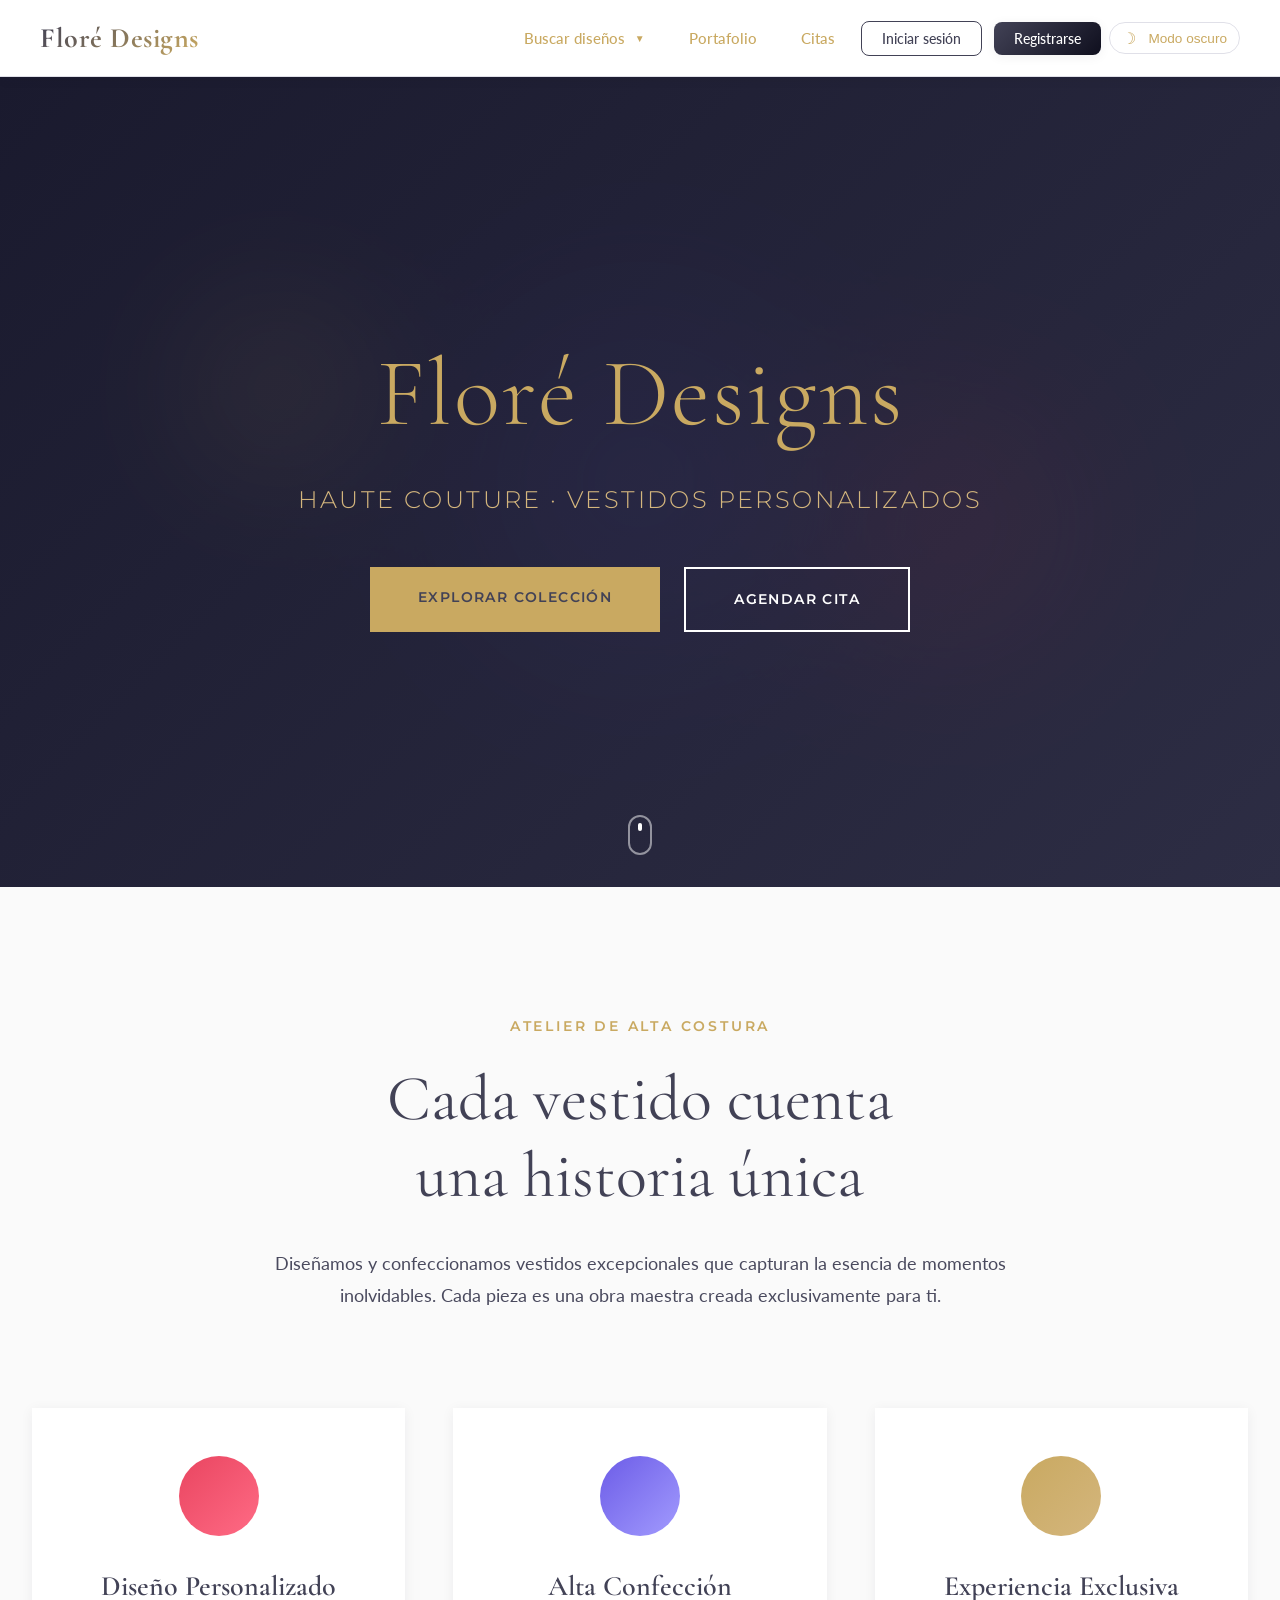
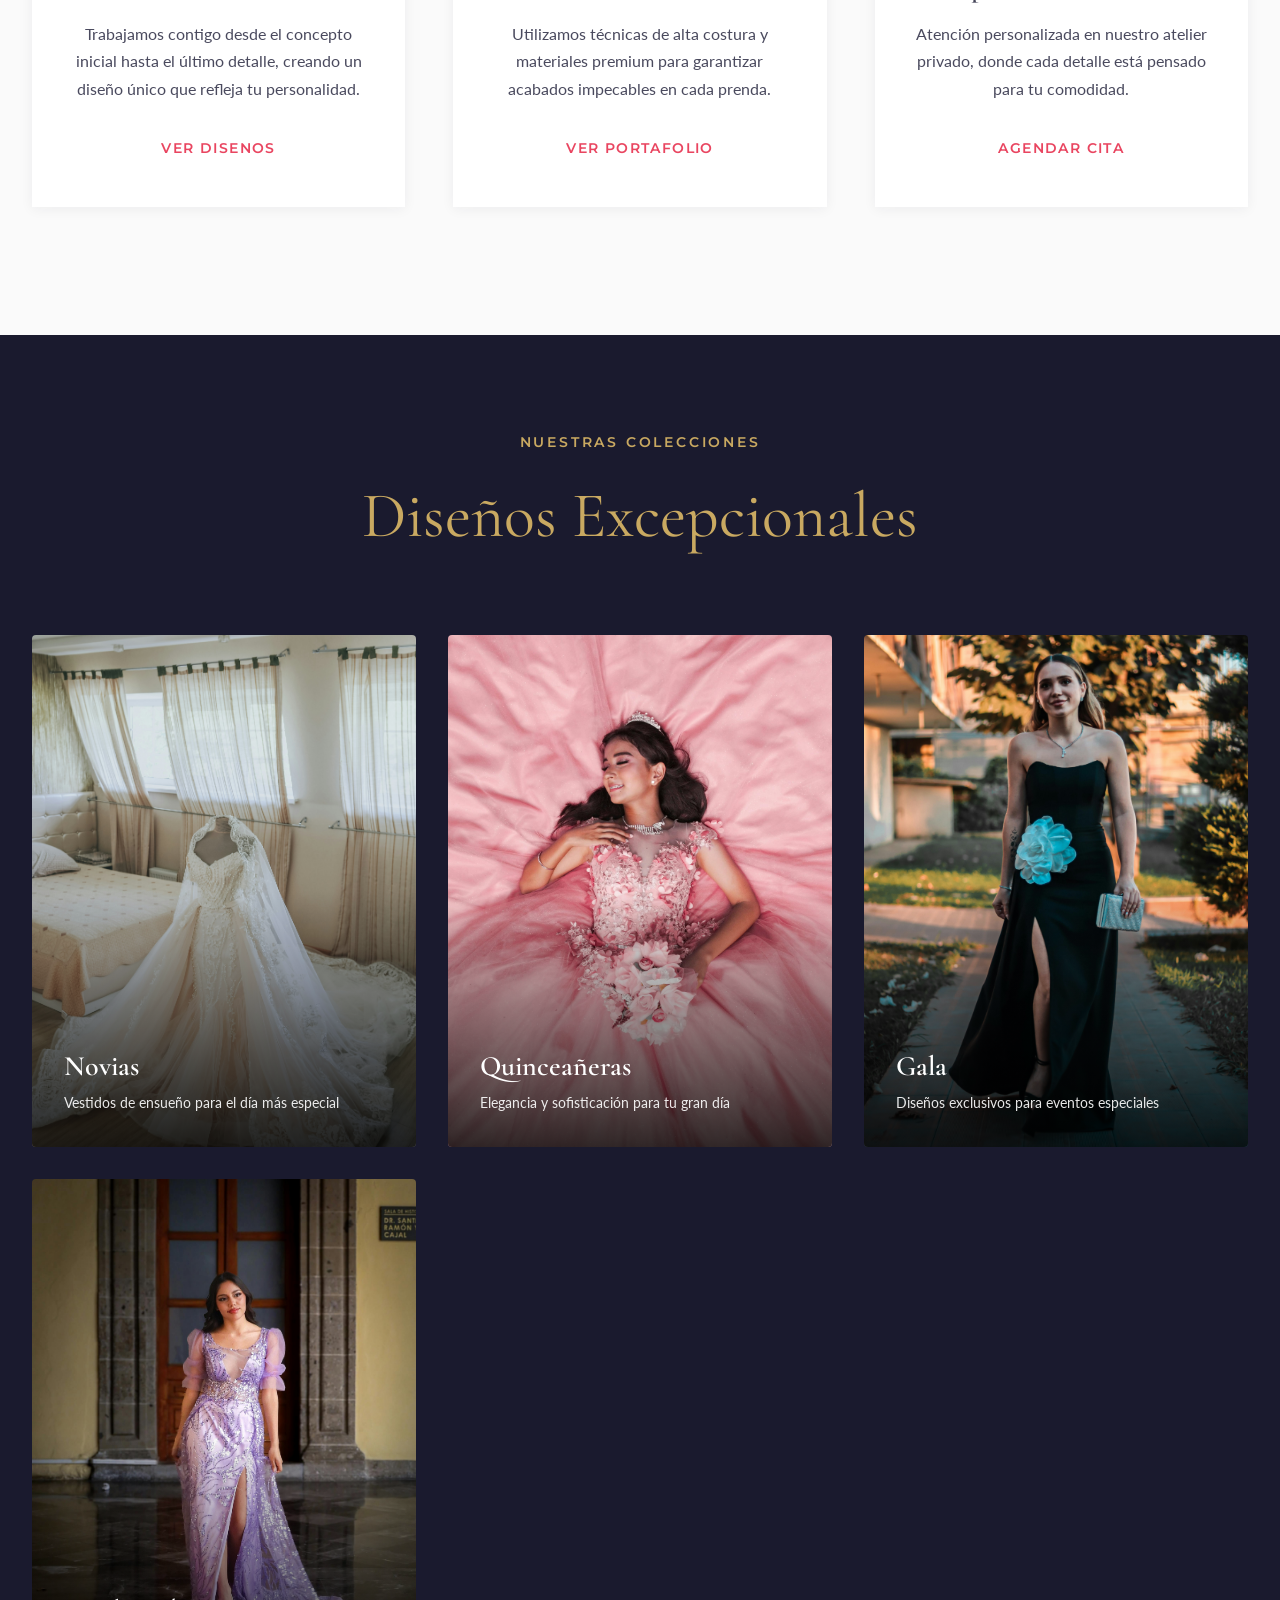
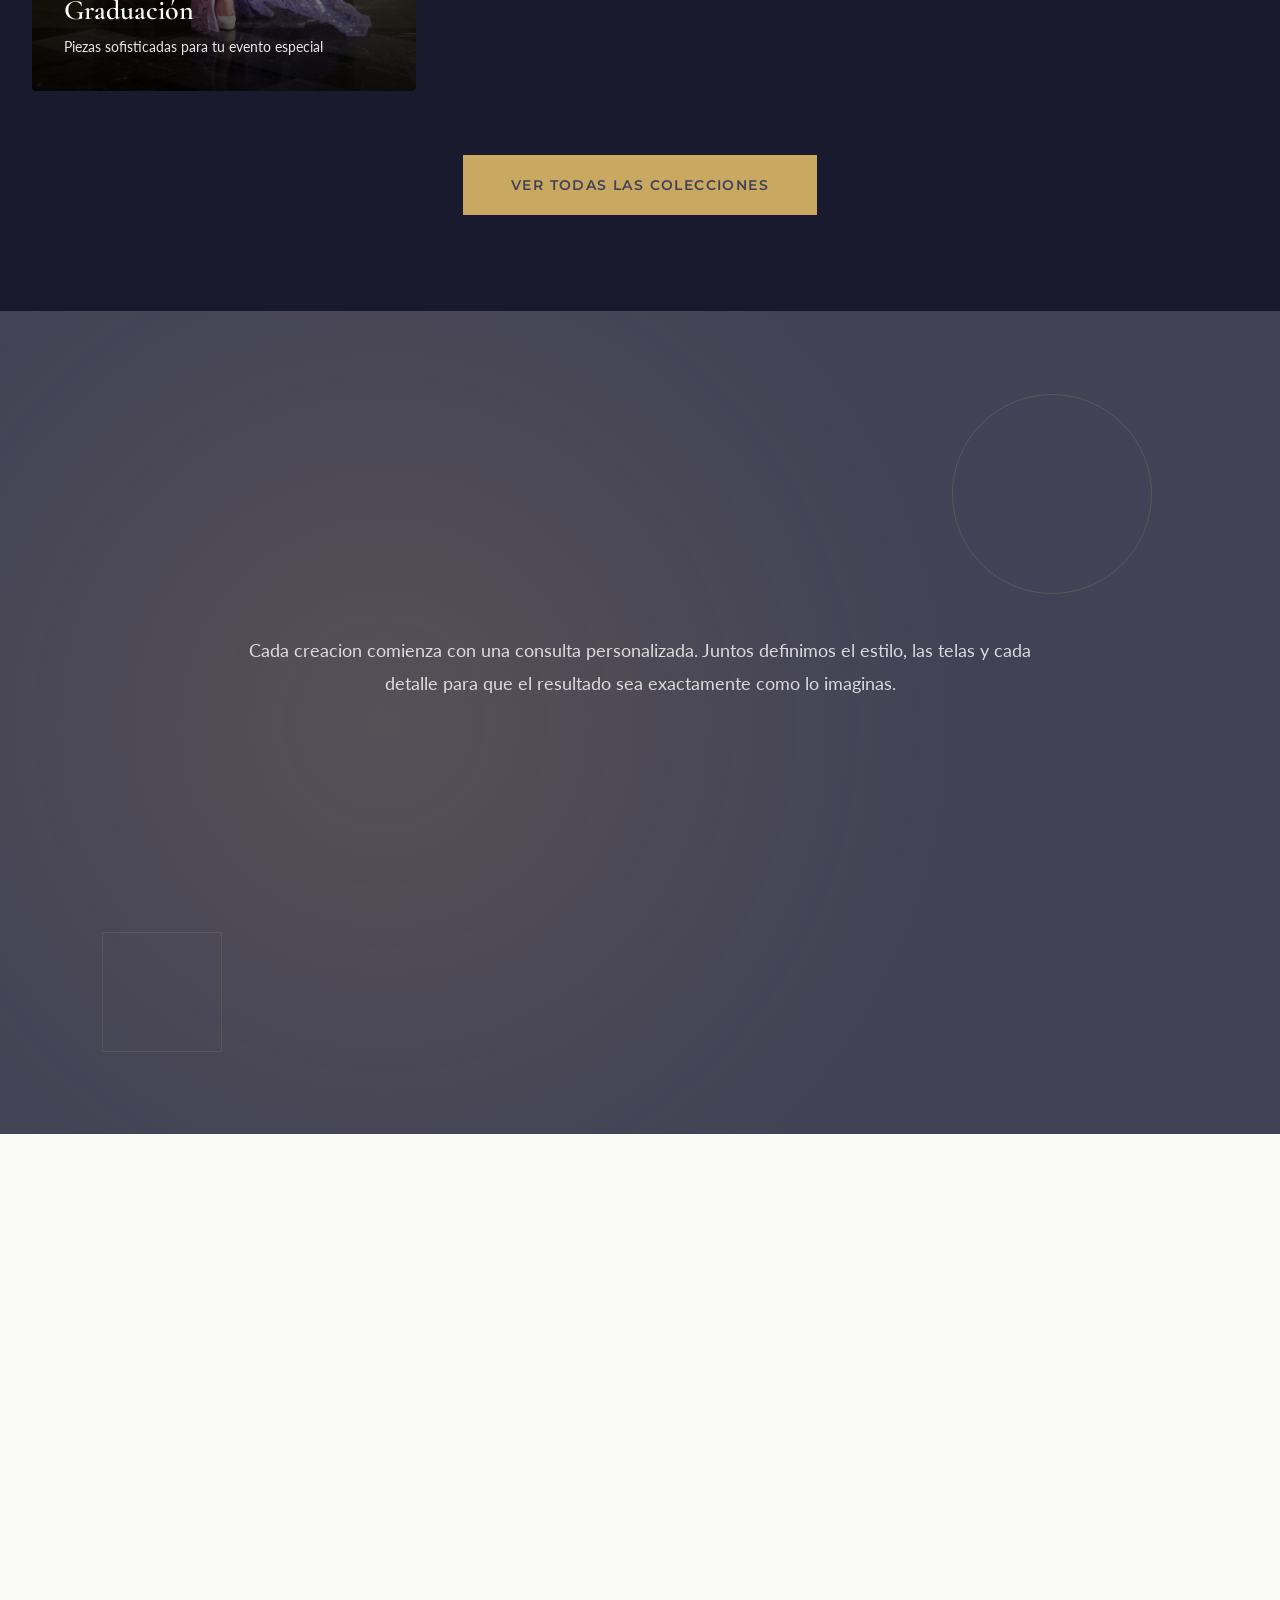
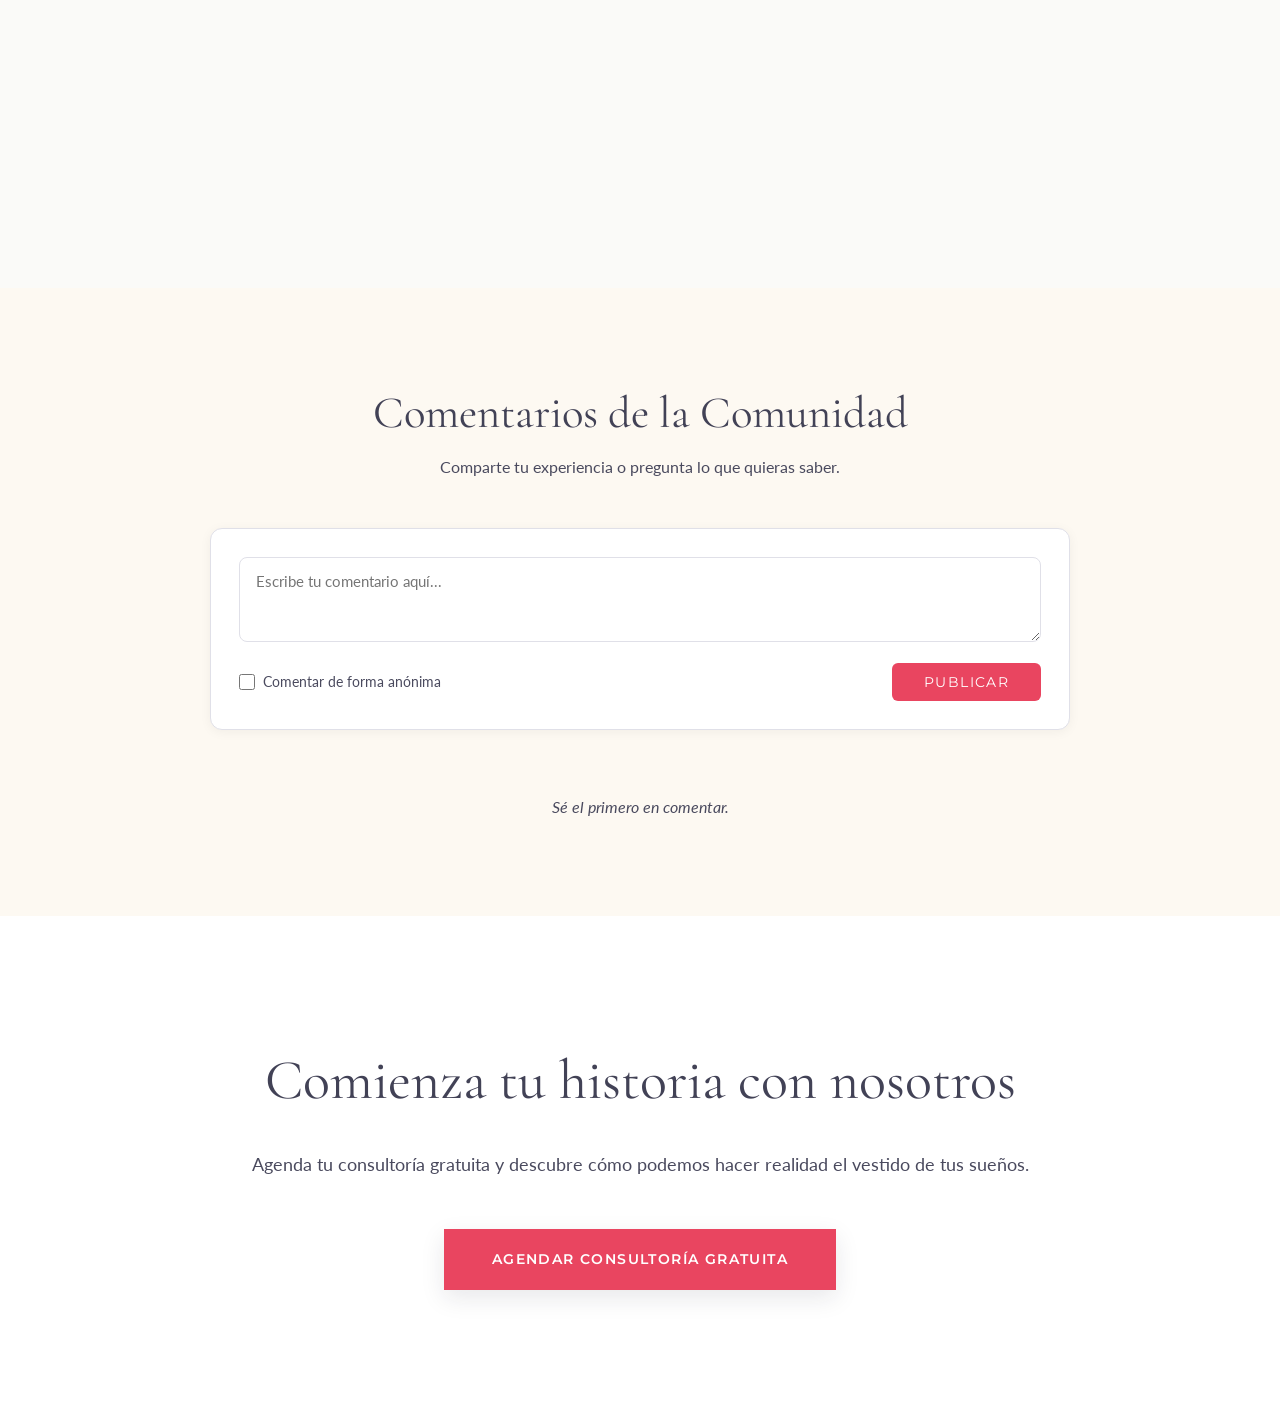
<file: index.html>
<!DOCTYPE html>
<html lang="es">
<head>
    <meta charset="UTF-8">
    <meta name="viewport" content="width=device-width, initial-scale=1.0">
    <title>Floré Designs - Atelier de Vestidos Personalizados</title>
    
    <!-- Google Fonts -->
    <link rel="preconnect" href="https://fonts.googleapis.com">
    <link rel="preconnect" href="https://fonts.gstatic.com" crossorigin>
    <link href="https://fonts.googleapis.com/css2?family=Cormorant+Garamond:wght@300;400;500;600;700&family=Lato:wght@300;400;700;900&family=Montserrat:wght@400;500;600;700&display=swap" rel="stylesheet">
    
    <!-- CSS -->
    <link rel="stylesheet" href="css/styles.css">
    <link rel="stylesheet" href="css/animations.css">
</head>
<body>

<!-- ========================================
     ENCABEZADO CON MENÚ
     ======================================== -->
<header>
    <nav class="menu">
        <!-- Logo -->
        <h1 class="logo">
            <a href="index.html">Floré Designs</a>
        </h1>

        <!-- Menú de navegación -->
        <ul class="menu-principal">
            <!-- Buscar diseños con submenú -->
            <li class="submenu">
                <a href="buscar-disenos.html">
                    Buscar diseños
                    <span class="dropdown-icon">▼</span>
                </a>
                <ul class="menu-secundario">
                    <li><a href="por-tipo-vestido.html">Por tipo de vestido</a></li>
                    <li><a href="por-evento.html">Por evento</a></li>
                </ul>
            </li>

            <!-- Portafolio -->
            <li><a href="portafolio.html">Portafolio</a></li>

            <!-- Citas -->
            <li><a href="citas.html">Citas</a></li>

            <!-- Perfil (solo visible cuando hay sesión iniciada) -->
            <li class="submenu perfil-menu">
                <a href="perfil.html">
                    Perfil
                    <span class="dropdown-icon">▼</span>
                </a>
                <ul class="menu-secundario">
                    <li class="cliente-menu-item"><a href="perfil.html">Mis datos</a></li>
                    <li class="cliente-menu-item"><a href="mis-pedidos.html">Mis pedidos</a></li>
                    <li class="admin-menu-item" style="display:none;"><a href="admin.html">Panel Admin</a></li>
                    <li><a href="#" onclick="auth.logout(); return false;">Cerrar sesion</a></li>
                </ul>
            </li>

            <!-- Botones de autenticación (solo visible cuando NO hay sesión) -->
            <li class="auth-buttons">
                <button class="auth-button secondary iniciar-sesion-btn" onclick="openAuthModal('login')">
                    Iniciar sesión
                </button>
                <button class="auth-button primary registro-btn" onclick="openAuthModal('register')">
                    Registrarse
                </button>
            </li>

            <!-- ========================================
                 RETO: MODO OSCURO
                 Toggle claro/oscuro. Persiste en localStorage.
                 Respeta prefers-color-scheme del sistema.
            ======================================== -->
            <li>
                <button class="btn-dark-mode" onclick="DarkModeModule.toggle()" title="Cambiar tema">
                    <span class="texto-tema">Modo oscuro</span>
                </button>
            </li>
        </ul>
    </nav>
</header>

<!-- ========================================
     CONTENIDO PRINCIPAL
     ======================================== -->
<main style="padding: 0; max-width: 100%;">
    
    <!-- Hero Section - Full Width -->
    <section style="position: relative; height: 90vh; display: flex; align-items: center; justify-content: center; overflow: hidden; background: linear-gradient(135deg, #1a1a2e 0%, #2d2d44 100%);">
        <!-- Animated Background -->
        <div style="position: absolute; inset: 0; opacity: 0.1;">
            <div style="position: absolute; top: 20%; left: 10%; width: 300px; height: 300px; background: radial-gradient(circle, var(--secondary-color) 0%, transparent 70%); border-radius: 50%; filter: blur(60px); animation: float 8s ease-in-out infinite;"></div>
            <div style="position: absolute; bottom: 20%; right: 10%; width: 400px; height: 400px; background: radial-gradient(circle, var(--accent-color) 0%, transparent 70%); border-radius: 50%; filter: blur(80px); animation: float 10s ease-in-out infinite reverse;"></div>
            <div style="position: absolute; top: 50%; left: 50%; transform: translate(-50%, -50%); width: 500px; height: 500px; background: radial-gradient(circle, var(--tertiary-color) 0%, transparent 70%); border-radius: 50%; filter: blur(100px); animation: pulse 6s ease-in-out infinite;"></div>
        </div>
        
        <!-- Hero Content -->
        <div style="position: relative; z-index: 1; text-align: center; color: white; padding: 2rem;">
            <h1 style="font-family: var(--font-heading); font-size: clamp(3rem, 8vw, 6rem); font-weight: 300; letter-spacing: 0.02em; margin-bottom: 1.5rem; opacity: 0; animation: fadeInUp 1s ease forwards;">
                Floré Designs
            </h1>
            <p style="font-family: var(--font-accent); font-size: clamp(1rem, 2vw, 1.5rem); font-weight: 300; letter-spacing: 0.1em; text-transform: uppercase; margin-bottom: 3rem; opacity: 0; animation: fadeInUp 1s ease 0.3s forwards; color: var(--secondary-light);">
                Haute Couture · Vestidos Personalizados
            </p>
            <div style="display: flex; gap: 1.5rem; justify-content: center; flex-wrap: wrap; opacity: 0; animation: fadeInUp 1s ease 0.6s forwards;">
                <a href="portafolio.html" style="padding: 1.2rem 3rem; background: var(--secondary-color); color: var(--primary-color); text-decoration: none; font-family: var(--font-accent); font-weight: 600; text-transform: uppercase; letter-spacing: 0.1em; font-size: 0.875rem; border-radius: 0; transition: all var(--transition-normal); display: inline-block; position: relative; overflow: hidden;">
                    <span style="position: relative; z-index: 1;">Explorar Colección</span>
                    <span style="position: absolute; inset: 0; background: white; transform: scaleX(0); transform-origin: left; transition: transform var(--transition-normal); z-index: 0;"></span>
                </a>
                <a href="citas.html" style="padding: 1.2rem 3rem; background: transparent; color: white; text-decoration: none; font-family: var(--font-accent); font-weight: 600; text-transform: uppercase; letter-spacing: 0.1em; font-size: 0.875rem; border: 2px solid white; border-radius: 0; transition: all var(--transition-normal); display: inline-block;">
                    Agendar Cita
                </a>
            </div>
        </div>
        
        <!-- Scroll Indicator -->
        <div style="position: absolute; bottom: 2rem; left: 50%; transform: translateX(-50%); opacity: 0; animation: fadeIn 1s ease 1.2s forwards;">
            <div style="width: 24px; height: 40px; border: 2px solid rgba(255,255,255,0.5); border-radius: 12px; position: relative;">
                <div style="width: 4px; height: 8px; background: white; border-radius: 2px; position: absolute; top: 6px; left: 50%; transform: translateX(-50%); animation: scrollDown 2s ease infinite;"></div>
            </div>
        </div>
    </section>

    <!-- Sección de Introducción -->
    <section style="padding: 8rem 2rem; max-width: 1400px; margin: 0 auto;">
        <div style="text-align: center; max-width: 800px; margin: 0 auto 6rem;">
            <p style="font-family: var(--font-accent); font-size: 0.875rem; font-weight: 600; letter-spacing: 0.2em; text-transform: uppercase; color: var(--secondary-color); margin-bottom: 1.5rem;">Atelier de Alta Costura</p>
            <h2 style="font-family: var(--font-heading); font-size: clamp(2.5rem, 5vw, 4rem); font-weight: 400; line-height: 1.2; color: var(--primary-color); margin-bottom: 2rem;">
                Cada vestido cuenta<br>una historia única
            </h2>
            <p style="font-size: 1.125rem; line-height: 1.8; color: var(--text-medium);">
                Diseñamos y confeccionamos vestidos excepcionales que capturan la esencia de momentos inolvidables. 
                Cada pieza es una obra maestra creada exclusivamente para ti.
            </p>
        </div>

        <!-- Grid de Servicios -->
        <div style="display: grid; grid-template-columns: repeat(auto-fit, minmax(320px, 1fr)); gap: 3rem;">
            
            <!-- Servicio 1 -->
            <div class="service-card" style="background: white; padding: 3rem 2rem; text-align: center; transition: all var(--transition-normal); position: relative; overflow: hidden; box-shadow: var(--shadow-sm);">
                <div style="width: 80px; height: 80px; margin: 0 auto 2rem; background: linear-gradient(135deg, var(--accent-color), var(--accent-light)); border-radius: 50%; display: flex; align-items: center; justify-content: center; font-size: 2rem;">
                    
                </div>
                <h3 style="font-family: var(--font-heading); font-size: 1.75rem; font-weight: 600; color: var(--primary-color); margin-bottom: 1rem;">
                    Diseño Personalizado
                </h3>
                <p style="color: var(--text-medium); line-height: 1.7; margin-bottom: 2rem;">
                    Trabajamos contigo desde el concepto inicial hasta el último detalle, creando un diseño único que refleja tu personalidad.
                </p>
                <a href="buscar-disenos.html" style="font-family: var(--font-accent); font-size: 0.875rem; font-weight: 600; text-transform: uppercase; letter-spacing: 0.1em; color: var(--accent-color); text-decoration: none; transition: var(--transition-fast);">
                    Ver Disenos
                </a>
            </div>

            <!-- Servicio 2 -->
            <div class="service-card" style="background: white; padding: 3rem 2rem; text-align: center; transition: all var(--transition-normal); position: relative; overflow: hidden; box-shadow: var(--shadow-sm);">
                <div style="width: 80px; height: 80px; margin: 0 auto 2rem; background: linear-gradient(135deg, var(--tertiary-color), var(--tertiary-light)); border-radius: 50%; display: flex; align-items: center; justify-content: center; font-size: 2rem;">
                    
                </div>
                <h3 style="font-family: var(--font-heading); font-size: 1.75rem; font-weight: 600; color: var(--primary-color); margin-bottom: 1rem;">
                    Alta Confección
                </h3>
                <p style="color: var(--text-medium); line-height: 1.7; margin-bottom: 2rem;">
                    Utilizamos técnicas de alta costura y materiales premium para garantizar acabados impecables en cada prenda.
                </p>
                <a href="portafolio.html" style="font-family: var(--font-accent); font-size: 0.875rem; font-weight: 600; text-transform: uppercase; letter-spacing: 0.1em; color: var(--accent-color); text-decoration: none; transition: var(--transition-fast);">
                    Ver Portafolio
                </a>
            </div>

            <!-- Servicio 3 -->
            <div class="service-card" style="background: white; padding: 3rem 2rem; text-align: center; transition: all var(--transition-normal); position: relative; overflow: hidden; box-shadow: var(--shadow-sm);">
                <div style="width: 80px; height: 80px; margin: 0 auto 2rem; background: linear-gradient(135deg, var(--secondary-color), var(--secondary-light)); border-radius: 50%; display: flex; align-items: center; justify-content: center; font-size: 2rem;">
                    
                </div>
                <h3 style="font-family: var(--font-heading); font-size: 1.75rem; font-weight: 600; color: var(--primary-color); margin-bottom: 1rem;">
                    Experiencia Exclusiva
                </h3>
                <p style="color: var(--text-medium); line-height: 1.7; margin-bottom: 2rem;">
                    Atención personalizada en nuestro atelier privado, donde cada detalle está pensado para tu comodidad.
                </p>
                <a href="citas.html" style="font-family: var(--font-accent); font-size: 0.875rem; font-weight: 600; text-transform: uppercase; letter-spacing: 0.1em; color: var(--accent-color); text-decoration: none; transition: var(--transition-fast);">
                    Agendar Cita
                </a>
            </div>

        </div>
    </section>

    <!-- Sección de Colecciones Preview -->
    <section style="padding: 6rem 2rem; background: var(--bg-dark); color: white;">
        <div style="max-width: 1400px; margin: 0 auto;">
            <div style="text-align: center; margin-bottom: 5rem;">
                <p style="font-family: var(--font-accent); font-size: 0.875rem; font-weight: 600; letter-spacing: 0.2em; text-transform: uppercase; color: var(--secondary-color); margin-bottom: 1.5rem;">Nuestras Colecciones</p>
                <h2 style="font-family: var(--font-heading); font-size: clamp(2.5rem, 5vw, 4rem); font-weight: 400; line-height: 1.2;">
                    Diseños Excepcionales
                </h2>
            </div>

            <div style="display: grid; grid-template-columns: repeat(auto-fit, minmax(300px, 1fr)); gap: 2rem;">
                <!-- Colección 1 -->
                <a href="portafolio.html" style="position: relative; aspect-ratio: 3/4; border-radius: 4px; overflow: hidden; cursor: pointer; transition: transform var(--transition-normal); display: block; text-decoration: none;" onmouseover="this.style.transform='scale(1.02)'" onmouseout="this.style.transform='scale(1)'">
                    <img src="img/vestidos/novia1.jpg" alt="Colección Novias" style="width:100%; height:100%; object-fit:cover; display:block;">
                    <div style="position: absolute; inset: 0; background: linear-gradient(to top, rgba(0,0,0,0.8) 0%, transparent 50%);"></div>
                    <div style="position: absolute; bottom: 0; left: 0; right: 0; padding: 2rem;">
                        <h3 style="font-family: var(--font-heading); font-size: 1.75rem; margin-bottom: 0.5rem; color: white;">Novias</h3>
                        <p style="font-size: 0.875rem; opacity: 0.9; color: white;">Vestidos de ensueño para el día más especial</p>
                    </div>
                </a>

                <!-- Colección 2 -->
                <a href="portafolio.html" style="position: relative; aspect-ratio: 3/4; border-radius: 4px; overflow: hidden; cursor: pointer; transition: transform var(--transition-normal); display: block; text-decoration: none;" onmouseover="this.style.transform='scale(1.02)'" onmouseout="this.style.transform='scale(1)'">
                    <img src="img/vestidos/quince1.jpg" alt="Colección Quinceañeras" style="width:100%; height:100%; object-fit:cover; display:block;">
                    <div style="position: absolute; inset: 0; background: linear-gradient(to top, rgba(0,0,0,0.8) 0%, transparent 50%);"></div>
                    <div style="position: absolute; bottom: 0; left: 0; right: 0; padding: 2rem;">
                        <h3 style="font-family: var(--font-heading); font-size: 1.75rem; margin-bottom: 0.5rem; color: white;">Quinceañeras</h3>
                        <p style="font-size: 0.875rem; opacity: 0.9; color: white;">Elegancia y sofisticación para tu gran día</p>
                    </div>
                </a>

                <!-- Colección 3 -->
                <a href="portafolio.html" style="position: relative; aspect-ratio: 3/4; border-radius: 4px; overflow: hidden; cursor: pointer; transition: transform var(--transition-normal); display: block; text-decoration: none;" onmouseover="this.style.transform='scale(1.02)'" onmouseout="this.style.transform='scale(1)'">
                    <img src="img/vestidos/gala1.jpg" alt="Colección Gala" style="width:100%; height:100%; object-fit:cover; display:block;">
                    <div style="position: absolute; inset: 0; background: linear-gradient(to top, rgba(0,0,0,0.8) 0%, transparent 50%);"></div>
                    <div style="position: absolute; bottom: 0; left: 0; right: 0; padding: 2rem;">
                        <h3 style="font-family: var(--font-heading); font-size: 1.75rem; margin-bottom: 0.5rem; color: white;">Gala</h3>
                        <p style="font-size: 0.875rem; opacity: 0.9; color: white;">Diseños exclusivos para eventos especiales</p>
                    </div>
                </a>

                <!-- Colección 4 -->
                <a href="portafolio.html" style="position: relative; aspect-ratio: 3/4; border-radius: 4px; overflow: hidden; cursor: pointer; transition: transform var(--transition-normal); display: block; text-decoration: none;" onmouseover="this.style.transform='scale(1.02)'" onmouseout="this.style.transform='scale(1)'">
                    <img src="img/vestidos/grad1.jpg" alt="Colección Graduación" style="width:100%; height:100%; object-fit:cover; display:block;">
                    <div style="position: absolute; inset: 0; background: linear-gradient(to top, rgba(0,0,0,0.8) 0%, transparent 50%);"></div>
                    <div style="position: absolute; bottom: 0; left: 0; right: 0; padding: 2rem;">
                        <h3 style="font-family: var(--font-heading); font-size: 1.75rem; margin-bottom: 0.5rem; color: white;">Graduación</h3>
                        <p style="font-size: 0.875rem; opacity: 0.9; color: white;">Piezas sofisticadas para tu evento especial</p>
                    </div>
                </a>
            </div>

            <div style="text-align: center; margin-top: 4rem;">
                <a href="portafolio.html" style="padding: 1.2rem 3rem; background: var(--secondary-color); color: var(--primary-color); text-decoration: none; font-family: var(--font-accent); font-weight: 600; text-transform: uppercase; letter-spacing: 0.1em; font-size: 0.875rem; border-radius: 0; transition: all var(--transition-normal); display: inline-block;">
                    Ver Todas las Colecciones
                </a>
            </div>
        </div>
    </section>

    <!-- ========================================
         SECCION PARALLAX CON MOUSEMOVE
         Las capas .parallax-capa se mueven a distintas
         velocidades segun la posicion del mouse,
         creando un efecto de profundidad.
         AnimationsModule.iniciarParallax() lo activa.
         ======================================== -->
    <section style="position: relative; padding: 8rem 2rem; background: var(--primary-color); color: white; overflow: hidden; text-align: center;">
        <!-- Capa de fondo (se mueve poco) -->
        <div class="parallax-capa" data-profundidad="1"
             style="position: absolute; inset: 0; background: radial-gradient(circle at 30% 50%, rgba(201,169,97,0.15) 0%, transparent 60%); pointer-events: none;"></div>

        <!-- Capa media (se mueve mas) -->
        <div class="parallax-capa" data-profundidad="3"
             style="position: absolute; top: 10%; right: 10%; width: 200px; height: 200px; border: 1px solid rgba(201,169,97,0.2); border-radius: 50%; pointer-events: none;"></div>

        <!-- Capa frontal (se mueve aun mas) -->
        <div class="parallax-capa" data-profundidad="5"
             style="position: absolute; bottom: 10%; left: 8%; width: 120px; height: 120px; border: 1px solid rgba(201,169,97,0.15); pointer-events: none;"></div>

        <!-- Contenido principal -->
        <div style="position: relative; z-index: 1; max-width: 800px; margin: 0 auto;">
            <p class="oculto" style="font-family: var(--font-accent); font-size: 0.875rem; font-weight: 600; letter-spacing: 0.2em; text-transform: uppercase; color: var(--secondary-color); margin-bottom: 1.5rem;">
                Proceso
            </p>
            <h2 class="oculto retraso-1" style="font-family: var(--font-heading); font-size: clamp(2.5rem, 5vw, 4rem); font-weight: 400; line-height: 1.2; margin-bottom: 2rem;">
                Como creamos tu vestido ideal
            </h2>
            <p class="oculto retraso-2" style="font-size: 1.125rem; line-height: 1.8; opacity: 0.8; margin-bottom: 3rem;">
                Cada creacion comienza con una consulta personalizada. Juntos definimos el estilo, las telas y cada detalle para que el resultado sea exactamente como lo imaginas.
            </p>
            <div style="display: grid; grid-template-columns: repeat(auto-fit, minmax(180px, 1fr)); gap: 2rem; text-align: center;">
                <div class="oculto retraso-1">
                    <div style="font-family: var(--font-heading); font-size: 3rem; font-weight: 300; color: var(--secondary-color); margin-bottom: 0.5rem;">01</div>
                    <h3 style="font-family: var(--font-accent); font-size: 0.875rem; text-transform: uppercase; letter-spacing: 0.1em; margin-bottom: 0.5rem;">Consulta</h3>
                    <p style="font-size: 0.875rem; opacity: 0.7;">Analizamos tu vision y necesidades</p>
                </div>
                <div class="oculto retraso-2">
                    <div style="font-family: var(--font-heading); font-size: 3rem; font-weight: 300; color: var(--secondary-color); margin-bottom: 0.5rem;">02</div>
                    <h3 style="font-family: var(--font-accent); font-size: 0.875rem; text-transform: uppercase; letter-spacing: 0.1em; margin-bottom: 0.5rem;">Diseno</h3>
                    <p style="font-size: 0.875rem; opacity: 0.7;">Bocetos y seleccion de materiales</p>
                </div>
                <div class="oculto retraso-3">
                    <div style="font-family: var(--font-heading); font-size: 3rem; font-weight: 300; color: var(--secondary-color); margin-bottom: 0.5rem;">03</div>
                    <h3 style="font-family: var(--font-accent); font-size: 0.875rem; text-transform: uppercase; letter-spacing: 0.1em; margin-bottom: 0.5rem;">Confeccion</h3>
                    <p style="font-size: 0.875rem; opacity: 0.7;">Elaboracion con pruebas y ajustes</p>
                </div>
                <div class="oculto retraso-4">
                    <div style="font-family: var(--font-heading); font-size: 3rem; font-weight: 300; color: var(--secondary-color); margin-bottom: 0.5rem;">04</div>
                    <h3 style="font-family: var(--font-accent); font-size: 0.875rem; text-transform: uppercase; letter-spacing: 0.1em; margin-bottom: 0.5rem;">Entrega</h3>
                    <p style="font-size: 0.875rem; opacity: 0.7;">Tu vestido perfecto listo a tiempo</p>
                </div>
            </div>
        </div>
    </section>

    <!-- ========================================
         CARRUSEL DE TESTIMONIOS
         HTML requerido por carousel.js:
         - .carrusel-contenedor  -> contenedor principal
         - .carrusel-pista       -> fila deslizable de slides
         - .carrusel-slide       -> cada diapositiva
         - .carrusel-btn.anterior / .siguiente -> controles
         - .carrusel-indicadores -> puntos generados por JS
         CarouselModule.inicializar("#carrusel-testimonios")
         lo activa con autoplay y soporte tactil.
         ======================================== -->
    <section style="padding: 8rem 2rem; background: #fafaf8;">
        <div style="max-width: 1000px; margin: 0 auto;">
            <div class="oculto" style="text-align: center; margin-bottom: 4rem;">
                <p style="font-family: var(--font-accent); font-size: 0.875rem; font-weight: 600; letter-spacing: 0.2em; text-transform: uppercase; color: var(--secondary-color); margin-bottom: 1rem;">
                    Testimonios
                </p>
                <h2 style="font-family: var(--font-heading); font-size: clamp(2rem, 5vw, 3.5rem); font-weight: 400; color: var(--primary-color);">
                    Lo que dicen nuestras clientas
                </h2>
            </div>

            <!-- ----------------------------------------
                 CARRUSEL - estructura requerida por carousel.js:
                 .carrusel-contenedor  -> position: relative + overflow: hidden (en CSS)
                 .carrusel-pista       -> display: flex, se desplaza con translateX
                 .carrusel-slide       -> flex: 0 0 100%, un slide por pantalla
                 .carrusel-btn         -> posicionados absolute por CSS (left/right: 1rem)
                 .carrusel-indicadores -> puntos generados dinamicamente por JS
                 ---------------------------------------- -->
            <div id="carrusel-testimonios" class="carrusel-contenedor oculto retraso-1"
                 style="background: white; border-radius: 4px; box-shadow: var(--shadow-md);">

                <!-- Pista: contiene todos los slides en fila horizontal -->
                <div class="carrusel-pista">

                    <!-- Slide 1 -->
                    <div class="carrusel-slide" style="padding: 3rem 5rem;">
                        <blockquote style="font-family: var(--font-heading); font-size: clamp(1.1rem, 2.5vw, 1.6rem); font-weight: 300; color: var(--primary-color); line-height: 1.6; margin: 0 0 2rem 0; font-style: italic;">
                            "Jamas imagine que mi vestido de novia pudiera ser tan perfecto. Cada detalle fue exactamente como lo habia sonado. El equipo de Flore Designs supero todas mis expectativas."
                        </blockquote>
                        <div style="display: flex; align-items: center; gap: 1rem;">
                            <div style="width: 48px; height: 48px; border-radius: 50%; background: linear-gradient(135deg, var(--secondary-color), var(--accent-color)); flex-shrink: 0;"></div>
                            <div>
                                <strong style="font-family: var(--font-accent); font-size: 0.875rem; text-transform: uppercase; letter-spacing: 0.1em; color: var(--primary-color); display: block;">Sofia Martinez</strong>
                                <span style="font-size: 0.8rem; color: var(--text-medium);">Novia - Boda 2024</span>
                            </div>
                        </div>
                    </div>

                    <!-- Slide 2 -->
                    <div class="carrusel-slide" style="padding: 3rem 5rem;">
                        <blockquote style="font-family: var(--font-heading); font-size: clamp(1.1rem, 2.5vw, 1.6rem); font-weight: 300; color: var(--primary-color); line-height: 1.6; margin: 0 0 2rem 0; font-style: italic;">
                            "Mi vestido de XV anos fue la envidia de todos en la fiesta. La atencion personalizada y la calidad de las telas son incomparables. Definitivamente volvere para mi graduacion."
                        </blockquote>
                        <div style="display: flex; align-items: center; gap: 1rem;">
                            <div style="width: 48px; height: 48px; border-radius: 50%; background: linear-gradient(135deg, var(--accent-color), var(--secondary-color)); flex-shrink: 0;"></div>
                            <div>
                                <strong style="font-family: var(--font-accent); font-size: 0.875rem; text-transform: uppercase; letter-spacing: 0.1em; color: var(--primary-color); display: block;">Valentina Rios</strong>
                                <span style="font-size: 0.8rem; color: var(--text-medium);">Quinceanera - 2024</span>
                            </div>
                        </div>
                    </div>

                    <!-- Slide 3 -->
                    <div class="carrusel-slide" style="padding: 3rem 5rem;">
                        <blockquote style="font-family: var(--font-heading); font-size: clamp(1.1rem, 2.5vw, 1.6rem); font-weight: 300; color: var(--primary-color); line-height: 1.6; margin: 0 0 2rem 0; font-style: italic;">
                            "Para la gala de fin de ano necesitaba algo unico y exclusivo. Flore Designs creo un vestido que combino elegancia y personalidad. Recibi cumplidos toda la noche."
                        </blockquote>
                        <div style="display: flex; align-items: center; gap: 1rem;">
                            <div style="width: 48px; height: 48px; border-radius: 50%; background: linear-gradient(135deg, #6c5ce7, var(--secondary-color)); flex-shrink: 0;"></div>
                            <div>
                                <strong style="font-family: var(--font-accent); font-size: 0.875rem; text-transform: uppercase; letter-spacing: 0.1em; color: var(--primary-color); display: block;">Daniela Fuentes</strong>
                                <span style="font-size: 0.8rem; color: var(--text-medium);">Evento de Gala - 2023</span>
                            </div>
                        </div>
                    </div>

                    <!-- Slide 4 -->
                    <div class="carrusel-slide" style="padding: 3rem 5rem;">
                        <blockquote style="font-family: var(--font-heading); font-size: clamp(1.1rem, 2.5vw, 1.6rem); font-weight: 300; color: var(--primary-color); line-height: 1.6; margin: 0 0 2rem 0; font-style: italic;">
                            "El proceso de creacion fue una experiencia increible. Desde la primera consulta hasta la entrega final, senti que mi vestido era verdaderamente unico. Arte puro."
                        </blockquote>
                        <div style="display: flex; align-items: center; gap: 1rem;">
                            <div style="width: 48px; height: 48px; border-radius: 50%; background: linear-gradient(135deg, var(--secondary-color), #6c5ce7); flex-shrink: 0;"></div>
                            <div>
                                <strong style="font-family: var(--font-accent); font-size: 0.875rem; text-transform: uppercase; letter-spacing: 0.1em; color: var(--primary-color); display: block;">Isabella Torres</strong>
                                <span style="font-size: 0.8rem; color: var(--text-medium);">Clienta Recurrente</span>
                            </div>
                        </div>
                    </div>

                </div><!-- fin .carrusel-pista -->

                <!-- Botones anterior/siguiente - posicionados por .carrusel-btn CSS -->
                <button class="carrusel-btn anterior" aria-label="Testimonio anterior">&#8592;</button>
                <button class="carrusel-btn siguiente" aria-label="Siguiente testimonio">&#8594;</button>

                <!-- Puntos indicadores - generados dinamicamente por carousel.js -->
                <div class="carrusel-indicadores"></div>

            </div><!-- fin #carrusel-testimonios -->
        </div>
    </section>

    <!-- ============================================================
         SECCIÓN DE COMENTARIOS DE LA COMUNIDAD
    ============================================================ -->
    <section id="comentarios-comunidad" style="padding: 6rem 2rem; background: var(--bg-light, #fdf9f2);">
        <div style="max-width: 860px; margin: 0 auto;">

            <div style="text-align: center; margin-bottom: 3rem;">
                <h2 style="font-family: var(--font-heading); font-size: clamp(1.8rem, 4vw, 2.8rem); font-weight: 400; color: var(--primary-color); margin-bottom: 0.75rem;">
                    Comentarios de la Comunidad
                </h2>
                <p style="color: var(--text-medium); font-size: 1rem;">Comparte tu experiencia o pregunta lo que quieras saber.</p>
            </div>

            <!-- FORMULARIO DE NUEVO COMENTARIO -->
            <div id="comm-form-wrap" style="background: var(--bg-card, #fff); border: 1px solid var(--border-color, #e0d8c8); border-radius: 12px; padding: 1.75rem; margin-bottom: 2.5rem; box-shadow: 0 2px 12px rgba(0,0,0,0.05);">

                <!-- Si NO está logueado -->
                <div id="comm-login-prompt" style="display:none; text-align:center; padding: 1rem 0;">
                    <p style="color: var(--text-medium); margin-bottom: 1rem;">Inicia sesión para dejar un comentario, o comenta de forma anónima.</p>
                    <button onclick="openAuthModal()" style="padding: 0.7rem 1.8rem; background: var(--primary-color); color: white; border: none; cursor: pointer; font-family: var(--font-accent); font-size: 0.85rem; letter-spacing: 0.1em; text-transform: uppercase; margin-right: 0.5rem; transition: opacity 0.2s;">Iniciar sesión</button>
                </div>

                <!-- Formulario visible siempre (logueado o anónimo) -->
                <div id="comm-form-visible">
                    <textarea id="comm-text" placeholder="Escribe tu comentario aquí..." rows="3"
                        style="width: 100%; padding: 0.9rem 1rem; border: 1px solid var(--border-color, #ddd); border-radius: 8px; font-family: var(--font-body); font-size: 0.95rem; resize: vertical; background: var(--bg-input, #fff); color: var(--text-dark, #1a1a2e); box-sizing: border-box; transition: border-color 0.2s; outline: none;"></textarea>

                    <div style="display: flex; align-items: center; justify-content: space-between; margin-top: 0.9rem; flex-wrap: wrap; gap: 0.75rem;">
                        <label style="display: flex; align-items: center; gap: 0.5rem; cursor: pointer; font-size: 0.9rem; color: var(--text-medium);">
                            <input type="checkbox" id="comm-anon" style="width: 16px; height: 16px; accent-color: var(--accent-color);">
                            Comentar de forma anónima
                        </label>
                        <button onclick="publicarComentario()" style="padding: 0.7rem 2rem; background: var(--accent-color, #c9a961); color: white; border: none; cursor: pointer; font-family: var(--font-accent); font-size: 0.85rem; letter-spacing: 0.1em; text-transform: uppercase; border-radius: 6px; transition: opacity 0.2s;" onmouseover="this.style.opacity='0.85'" onmouseout="this.style.opacity='1'">
                            Publicar
                        </button>
                    </div>
                </div>
            </div>

            <!-- LISTA DE COMENTARIOS -->
            <div id="comm-lista" style="display: flex; flex-direction: column; gap: 1.25rem;">
                <!-- renderizado dinámico por JS -->
            </div>

            <p id="comm-empty" style="text-align:center; color: var(--text-medium); font-style: italic; margin-top: 1.5rem; display: none;">Sé el primero en comentar.</p>

        </div>
    </section>

    <!-- Sección CTA Final -->
    <section style="padding: 8rem 2rem; background: var(--bg-section, white);">
        <div style="max-width: 900px; margin: 0 auto; text-align: center;">
            <h2 style="font-family: var(--font-heading); font-size: clamp(2rem, 5vw, 3.5rem); font-weight: 400; line-height: 1.3; color: var(--primary-color); margin-bottom: 2rem;">
                Comienza tu historia con nosotros
            </h2>
            <p style="font-size: 1.125rem; line-height: 1.8; color: var(--text-medium); margin-bottom: 3rem;">
                Agenda tu consultoría gratuita y descubre cómo podemos hacer realidad el vestido de tus sueños.
            </p>
            <a href="citas.html" style="padding: 1.2rem 3rem; background: var(--accent-color); color: white; text-decoration: none; font-family: var(--font-accent); font-weight: 600; text-transform: uppercase; letter-spacing: 0.1em; font-size: 0.875rem; border-radius: 0; transition: all var(--transition-normal); display: inline-block; box-shadow: var(--shadow-md);">
                Agendar Consultoría Gratuita
            </a>
        </div>
    </section>

</main>

<!-- ============================================================
     SCRIPT SISTEMA DE COMENTARIOS
============================================================ -->
<script>
(function() {

    const STORAGE_KEY = 'flore_comentarios_v2';
    const REACTIONS = ['👍','❤️','😍','🙏','👏'];

    function getComentarios() {
        return JSON.parse(localStorage.getItem(STORAGE_KEY) || '[]');
    }
    function saveComentarios(arr) {
        localStorage.setItem(STORAGE_KEY, JSON.stringify(arr));
    }
    function getUsuario() {
        return (typeof auth !== 'undefined' && auth.getCurrentUser) ? auth.getCurrentUser() : null;
    }
    function genId() {
        return Date.now().toString(36) + Math.random().toString(36).substr(2,5);
    }
    function formatDate(ts) {
        const d = new Date(ts);
        return d.toLocaleDateString('es-MX', { day:'2-digit', month:'short', year:'numeric' })
            + ' · ' + d.toLocaleTimeString('es-MX', { hour:'2-digit', minute:'2-digit' });
    }
    function escHtml(s) {
        return String(s).replace(/&/g,'&amp;').replace(/</g,'&lt;').replace(/>/g,'&gt;').replace(/"/g,'&quot;');
    }

    function publicarComentario(parentId) {
        const inputId = parentId ? 'reply-input-' + parentId : 'comm-text';
        const anonId  = parentId ? 'reply-anon-'  + parentId : 'comm-anon';
        const texto   = (document.getElementById(inputId)||{}).value || '';
        if (!texto.trim()) { return; }

        const user   = getUsuario();
        const anon   = (document.getElementById(anonId)||{}).checked;
        const autor  = anon ? 'Anónimo' : (user ? (user.nombre || user.email) : 'Invitado');
        const email  = anon ? null : (user ? user.email : null);

        const comentario = {
            id: genId(),
            parentId: parentId || null,
            texto: texto.trim(),
            autor,
            email,          // guardado para que el admin lo vea
            anon,
            ts: Date.now(),
            reacciones: {},
            respuestas: []
        };

        const todos = getComentarios();
        if (parentId) {
            const parent = todos.find(c => c.id === parentId);
            if (parent) { parent.respuestas.push(comentario); }
        } else {
            todos.unshift(comentario);
        }
        saveComentarios(todos);

        // Limpia input
        const el = document.getElementById(inputId);
        if (el) el.value = '';

        renderComentarios();
    }
    window.publicarComentario = publicarComentario;

    function toggleReaccion(comentarioId, emoji, parentId) {
        const user   = getUsuario();
        const userId = user ? user.email : ('guest_' + (localStorage.getItem('guest_id') || (() => {
            const id = genId(); localStorage.setItem('guest_id', id); return id;
        })()));

        const todos  = getComentarios();
        const target = parentId
            ? (() => { const p = todos.find(c=>c.id===parentId); return p ? p.respuestas.find(r=>r.id===comentarioId) : null; })()
            : todos.find(c => c.id === comentarioId);

        if (!target) return;
        if (!target.reacciones[emoji]) target.reacciones[emoji] = [];
        const idx = target.reacciones[emoji].indexOf(userId);
        if (idx >= 0) { target.reacciones[emoji].splice(idx,1); }
        else          { target.reacciones[emoji].push(userId); }

        saveComentarios(todos);
        renderComentarios();
    }
    window.toggleReaccion = toggleReaccion;

    function toggleReplyForm(id) {
        const el = document.getElementById('reply-form-' + id);
        if (!el) return;
        const vis = el.style.display === 'none' || !el.style.display;
        el.style.display = vis ? 'block' : 'none';
        if (vis) { const inp = document.getElementById('reply-input-' + id); if (inp) inp.focus(); }
    }
    window.toggleReplyForm = toggleReplyForm;

    function renderTarjeta(c, isReply) {
        const user   = getUsuario();
        const userId = user ? user.email : ('guest_' + (localStorage.getItem('guest_id') || ''));

        // Reacciones HTML
        const reaccionesHtml = REACTIONS.map(emoji => {
            const arr   = c.reacciones[emoji] || [];
            const count = arr.length;
            const activo = arr.includes(userId);
            return `<button onclick="toggleReaccion('${escHtml(c.id)}','${emoji}','${escHtml(c.parentId||'')}')"
                style="background:${activo ? 'var(--accent-color)' : 'var(--bg-light,#f5f0e8)'}; color:${activo?'white':'var(--text-dark,#1a1a2e)'}; border:1px solid var(--border-color,#ddd); border-radius:20px; padding: 0.25rem 0.6rem; font-size:0.8rem; cursor:pointer; transition: all 0.15s; display:inline-flex; align-items:center; gap:3px;">
                ${emoji}${count > 0 ? ' <span>' + count + '</span>' : ''}
            </button>`;
        }).join('');

        // Respuestas
        const respuestasHtml = (c.respuestas || []).map(r => renderTarjeta(r, true)).join('');

        return `<div id="comm-card-${escHtml(c.id)}" style="background: var(--bg-card,#fff); border: 1px solid var(--border-color,#e0d8c8); border-radius:10px; padding: ${isReply?'1rem':'1.25rem'}; ${isReply?'margin-top:0.75rem; margin-left:2rem;':''}">
            <div style="display:flex; align-items:center; gap:0.6rem; margin-bottom:0.6rem; flex-wrap:wrap;">
                <div style="width:32px; height:32px; border-radius:50%; background: var(--accent-color); display:flex; align-items:center; justify-content:center; font-size:0.8rem; font-weight:700; color:white; flex-shrink:0;">
                    ${escHtml(c.autor.charAt(0).toUpperCase())}
                </div>
                <span style="font-weight:600; font-size:0.9rem; color:var(--text-dark,#1a1a2e);">${escHtml(c.autor)}</span>
                ${c.anon ? '<span style="font-size:0.75rem; background:#eee; color:#666; border-radius:4px; padding:1px 6px;">anónimo</span>' : ''}
                <span style="font-size:0.78rem; color:var(--text-medium); margin-left:auto;">${formatDate(c.ts)}</span>
            </div>
            <p style="margin:0 0 0.75rem; color:var(--text-dark,#1a1a2e); line-height:1.6; font-size:0.95rem;">${escHtml(c.texto)}</p>
            <div style="display:flex; align-items:center; gap:0.4rem; flex-wrap:wrap; margin-bottom:${isReply?'0':'0.5rem'};">
                ${reaccionesHtml}
                ${!isReply ? `<button onclick="toggleReplyForm('${escHtml(c.id)}')"
                    style="background:transparent; border:1px solid var(--border-color,#ddd); border-radius:20px; padding:0.25rem 0.8rem; font-size:0.8rem; cursor:pointer; color:var(--text-medium); transition:all 0.15s;" onmouseover="this.style.borderColor='var(--accent-color)'" onmouseout="this.style.borderColor='var(--border-color,#ddd)'">
                    Responder
                </button>` : ''}
            </div>
            ${!isReply ? `
            <div id="reply-form-${escHtml(c.id)}" style="display:none; margin-top:0.75rem;">
                <textarea id="reply-input-${escHtml(c.id)}" placeholder="Escribe tu respuesta..." rows="2"
                    style="width:100%; padding:0.7rem; border:1px solid var(--border-color,#ddd); border-radius:6px; font-family:var(--font-body); font-size:0.9rem; resize:vertical; background:var(--bg-input,#fff); color:var(--text-dark,#1a1a2e); box-sizing:border-box;"></textarea>
                <div style="display:flex; align-items:center; gap:0.75rem; margin-top:0.5rem; flex-wrap:wrap;">
                    <label style="font-size:0.85rem; color:var(--text-medium); display:flex; align-items:center; gap:0.4rem; cursor:pointer;">
                        <input type="checkbox" id="reply-anon-${escHtml(c.id)}" style="accent-color:var(--accent-color);"> Anónimo
                    </label>
                    <button onclick="publicarComentario('${escHtml(c.id)}')"
                        style="padding:0.45rem 1.25rem; background:var(--accent-color); color:white; border:none; border-radius:5px; font-size:0.82rem; cursor:pointer; font-family:var(--font-accent); text-transform:uppercase; letter-spacing:0.08em;">
                        Enviar
                    </button>
                </div>
            </div>
            ${respuestasHtml}
            ` : ''}
        </div>`;
    }

    function renderComentarios() {
        const lista  = document.getElementById('comm-lista');
        const empty  = document.getElementById('comm-empty');
        if (!lista) return;

        const todos = getComentarios().filter(c => !c.parentId);
        lista.innerHTML = todos.map(c => renderTarjeta(c, false)).join('');
        empty.style.display = todos.length === 0 ? 'block' : 'none';
    }

    // Inicializar
    document.addEventListener('DOMContentLoaded', function() {
        renderComentarios();
        document.addEventListener('authStateChange', renderComentarios);
    });

})();
</script>

<style>
@keyframes float {
    0%, 100% { transform: translateY(0) translateX(0); }
    50% { transform: translateY(-30px) translateX(20px); }
}

@keyframes pulse {
    0%, 100% { transform: translate(-50%, -50%) scale(1); opacity: 0.3; }
    50% { transform: translate(-50%, -50%) scale(1.1); opacity: 0.5; }
}

@keyframes fadeInUp {
    from {
        opacity: 0;
        transform: translateY(30px);
    }
    to {
        opacity: 1;
        transform: translateY(0);
    }
}

@keyframes fadeIn {
    from { opacity: 0; }
    to { opacity: 1; }
}

@keyframes scrollDown {
    0%, 100% { transform: translateX(-50%) translateY(0); opacity: 0; }
    50% { transform: translateX(-50%) translateY(15px); opacity: 1; }
}

.service-card:hover {
    transform: translateY(-10px);
    box-shadow: var(--shadow-lg);
}

.service-card a:hover {
    color: var(--primary-color);
}
</style>

<!-- ========================================
     MODAL DE AUTENTICACIÓN
     ======================================== -->
<div id="authModal" class="modal">
    <div class="modal-content">
        <div class="modal-header" style="position: relative;">
            <button class="close-modal" onclick="closeAuthModal()">×</button>
            <h2>Bienvenido</h2>
            
                        <!-- Pestanas de usuario -->
            <div class="modal-tabs">
                <button id="loginTab" class="modal-tab active" onclick="switchAuthTab('login')">Iniciar sesion</button>
                <button id="registerTab" class="modal-tab" onclick="switchAuthTab('register')">Registrarse</button>
            </div>
        </div>

        <div class="modal-body">
            
            <!-- Formulario de inicio de sesión -->
            <div id="loginForm" class="tab-content active">
                <form onsubmit="handleLogin(event)">
                    <div class="form-group">
                        <label for="loginEmail">Correo electrónico</label>
                        <input type="email" id="loginEmail" placeholder="tu@email.com" required>
                    </div>

                    <div class="form-group">
                        <label for="loginPassword">Contraseña</label>
                        <input type="password" id="loginPassword" placeholder="Tu contraseña" required>
                    </div>

                    <button type="submit" class="btn" style="width: 100%; margin-top: 1rem;">
                        Iniciar sesión
                    </button>

                    <div style="text-align: center; margin-top: 1.5rem; padding-top: 1.5rem; border-top: 1px solid var(--border-color); color: var(--text-medium); font-size: 0.875rem;">
                        <p>¿No tienes cuenta? Usa la pestaña "Registrarse".</p>
                        <p style="margin-top: 0.5rem;">No tienes cuenta? <a href="#" onclick="switchAuthTab('register'); return false;" style="color: var(--primary-color); font-weight: 500;">Registrate aqui</a></p>
                    </div>
                </form>
            </div>

            <!-- Formulario de registro -->
            <div id="registerForm" class="tab-content">
                <form onsubmit="handleRegister(event)">
                    <div class="form-group">
                        <label for="registerNombre">Nombre completo *</label>
                        <input type="text" id="registerNombre"
                               placeholder="Tu nombre completo"
                               pattern="[a-zA-ZáéíóúÁÉÍÓÚñÑ\s]{2,}"
                               title="Solo letras y espacios, mínimo 2 caracteres"
                               required>
                    </div>

                    <div class="form-group">
                        <label for="registerEmail">Correo electrónico *</label>
                        <input type="email" id="registerEmail"
                               placeholder="tu@email.com"
                               pattern="[a-zA-Z0-9._%+\-]+@[a-zA-Z0-9.\-]+\.[a-zA-Z]{2,}"
                               title="Ingresa un correo válido: nombre@dominio.com"
                               required>
                    </div>

                    <div class="form-group">
                        <label for="registerTelefono">Teléfono *</label>
                        <input type="tel" id="registerTelefono"
                               placeholder="(449) 123-4567"
                               pattern="(\(\d{3}\)\s?\d{3}-\d{4}|\d{10})"
                               title="Formato: (449) 123-4567 o 10 dígitos"
                               required>
                    </div>

                    <div class="form-group">
                        <label for="registerPassword">Contraseña *</label>
                        <input type="password" id="registerPassword"
                               placeholder="Mínimo 6 caracteres, letras y números"
                               minlength="6"
                               pattern="(?=.*[A-Za-z])(?=.*\d).{6,}"
                               title="Al menos 6 caracteres, una letra y un número"
                               required
                               oninput="ValidacionesModule && actualizarFuerzaPassword(this.value)">
                        <!-- Indicador visual de fuerza de contraseña -->
                        <div class="pwd-fuerza" id="pwdFuerza"></div>
                        <span class="pwd-fuerza-texto" id="pwdFuerzaTexto" style="color:#888;"></span>
                    </div>

                    <div class="form-group">
                        <label for="registerConfirmPassword">Confirmar contraseña *</label>
                        <input type="password" id="registerConfirmPassword"
                               placeholder="Repite tu contraseña"
                               minlength="6"
                               required>
                    </div>

                    <!-- ========================================
                         ACTIVIDAD 7: CAPTCHA / Verificacion Humana
                         Pregunta matematica generada aleatoriamente.
                         El formulario no se envia si falla.
                    ======================================== -->
                    <div id="captchaContenedor"></div>

                    <button type="submit" class="btn" style="width: 100%; margin-top: 1rem;">
                        Crear cuenta
                    </button>

                    <div style="text-align: center; margin-top: 1.5rem; padding-top: 1.5rem; border-top: 1px solid var(--border-color); color: var(--text-medium); font-size: 0.875rem;">
                        <p>¿Ya tienes cuenta? <a href="#" onclick="switchAuthTab('login'); return false;" style="color: var(--primary-color); font-weight: 500;">Inicia sesión aquí</a></p>
                    </div>
                </form>
            </div>


            
        </div>
    </div>
</div>

<!-- JavaScript -->
<script src="js/animations.js"></script>
<script src="js/carousel.js"></script>
<!-- Módulos nuevos: Actividades 5, 6 y 7 + Modo Oscuro -->
<script src="js/darkmode.js"></script>
<script src="js/dom.js"></script>
<script src="js/validaciones.js"></script>
<script src="js/captcha.js"></script>
<script src="js/auth.api.js"></script>
<script src="js/main.js"></script>


<script>
document.addEventListener("DOMContentLoaded", () => {

    /* --------------------------------------------------
       ANIMACIONES DE SCROLL con IntersectionObserver
       Agrega clase "oculto" a las tarjetas de servicio
       para que entren con fade + translate al hacer scroll.
       retraso-N controla el escalonado de la animacion.
    -------------------------------------------------- */
    AnimationsModule.iniciar();

    document.querySelectorAll(".service-card").forEach((el, i) => {
        el.classList.add("oculto");
        if (i === 1) el.classList.add("retraso-2");
        if (i === 2) el.classList.add("retraso-3");
    });

    // Segunda pasada del observer para capturar los nuevos elementos ocultos
    AnimationsModule.iniciarAnimacionesScroll();

    /* --------------------------------------------------
       EFECTO MAGNETICO EN BOTONES .btn
       Los botones se atraen hacia el cursor con JS
       a traves de mousemove + requestAnimationFrame.
    -------------------------------------------------- */
    document.querySelectorAll("a.btn, button.btn").forEach(el => {
        el.classList.add("btn-magnetico");
    });
    AnimationsModule.iniciarEfectoMagnetico();

    /* --------------------------------------------------
       PARALLAX CON MOUSEMOVE
       Las capas .parallax-capa se desplazan a distinta
       velocidad segun el valor de data-profundidad.
       Usa throttle (~60fps) para no saturar el hilo principal.
    -------------------------------------------------- */
    AnimationsModule.iniciarParallax();

    /* --------------------------------------------------
       CARRUSEL DE TESTIMONIOS
       CarouselModule.inicializar recibe el selector del
       contenedor y opciones opcionales.
       - autoplay: true  -> cambia slides automaticamente
       - intervalo: 5000 -> 5 segundos entre cada slide
       Incluye soporte tactil (swipe) y loop infinito.
    -------------------------------------------------- */
    CarouselModule.inicializar("#carrusel-testimonios", {
        autoplay: true,
        intervalo: 5000
    });

    /* --------------------------------------------------
       ACTIVIDAD 7: CAPTCHA en formulario de registro
       Se inserta al abrir la pestaña de registro.
       Se llama tambien al resetear el modal.
    -------------------------------------------------- */
    // Inserta el CAPTCHA cuando la pestaña de registro sea visible
    const tabRegistro = document.getElementById("registerTab");
    if (tabRegistro) {
        tabRegistro.addEventListener("click", () => {
            CaptchaModule.insertar("captchaContenedor");
        });
    }
    // Si la pagina carga directo en registro, tambien lo inserta
    if (document.getElementById("captchaContenedor")) {
        CaptchaModule.insertar("captchaContenedor");
    }

    /* --------------------------------------------------
       ACTIVIDAD 5: Validacion en tiempo real (FrontEnd)
       Agrega listeners a cada campo del registro para
       mostrar errores personalizados conforme el usuario escribe.
    -------------------------------------------------- */
    const campos = {
        registerNombre:          () => ValidacionesModule.validarNombre(document.getElementById("registerNombre")?.value),
        registerEmail:           () => ValidacionesModule.validarEmail(document.getElementById("registerEmail")?.value),
        registerTelefono:        () => ValidacionesModule.validarTelefono(document.getElementById("registerTelefono")?.value),
        registerPassword:        () => ValidacionesModule.validarPassword(document.getElementById("registerPassword")?.value),
        registerConfirmPassword: () => ValidacionesModule.validarConfirmacionPassword(
            document.getElementById("registerPassword")?.value,
            document.getElementById("registerConfirmPassword")?.value
        )
    };

    Object.entries(campos).forEach(([id, validar]) => {
        const campo = document.getElementById(id);
        if (!campo) return;
        campo.addEventListener("blur", () => {
            const resultado = validar();
            if (!resultado.valido) {
                DOMModule.mostrarError(campo, resultado.mensaje);
            } else {
                DOMModule.ocultarError(campo);
            }
        });
    });

    // Validacion del campo de busqueda (Actividad 5, campo obligatorio)
    const campoBusqueda = document.querySelector("#busqueda, .search-input, [name='q']");
    if (campoBusqueda) {
        campoBusqueda.addEventListener("blur", () => {
            if (campoBusqueda.value.trim() === "") return; // solo si hay algo escrito
            const res = ValidacionesModule.validarCampoBusqueda(campoBusqueda.value);
            if (!res.valido) {
                DOMModule.mostrarError(campoBusqueda, res.mensaje);
            } else {
                DOMModule.ocultarError(campoBusqueda);
            }
        });
    }
});

/* --------------------------------------------------
   INDICADOR DE FUERZA DE CONTRASENA
   Calcula debilidad/media/fuerza segun:
   - longitud, letras, numeros, mayusculas
-------------------------------------------------- */
function actualizarFuerzaPassword(valor) {
    const barra  = document.getElementById("pwdFuerza");
    const texto  = document.getElementById("pwdFuerzaTexto");
    if (!barra || !texto) return;

    let puntos = 0;
    if (valor.length >= 6)  puntos++;
    if (valor.length >= 10) puntos++;
    if (/[A-Z]/.test(valor)) puntos++;
    if (/[0-9]/.test(valor)) puntos++;
    if (/[^A-Za-z0-9]/.test(valor)) puntos++;

    barra.className = "pwd-fuerza";
    if (puntos <= 2) {
        barra.classList.add("debil");
        texto.textContent = "Fuerza: Débil";
        texto.style.color = "#c62828";
    } else if (puntos <= 3) {
        barra.classList.add("media");
        texto.textContent = "Fuerza: Media";
        texto.style.color = "#f57c00";
    } else {
        barra.classList.add("fuerte");
        texto.textContent = "Fuerza: Fuerte";
        texto.style.color = "#2e7d32";
    }
}
</script>

</body>
</html>
</file>
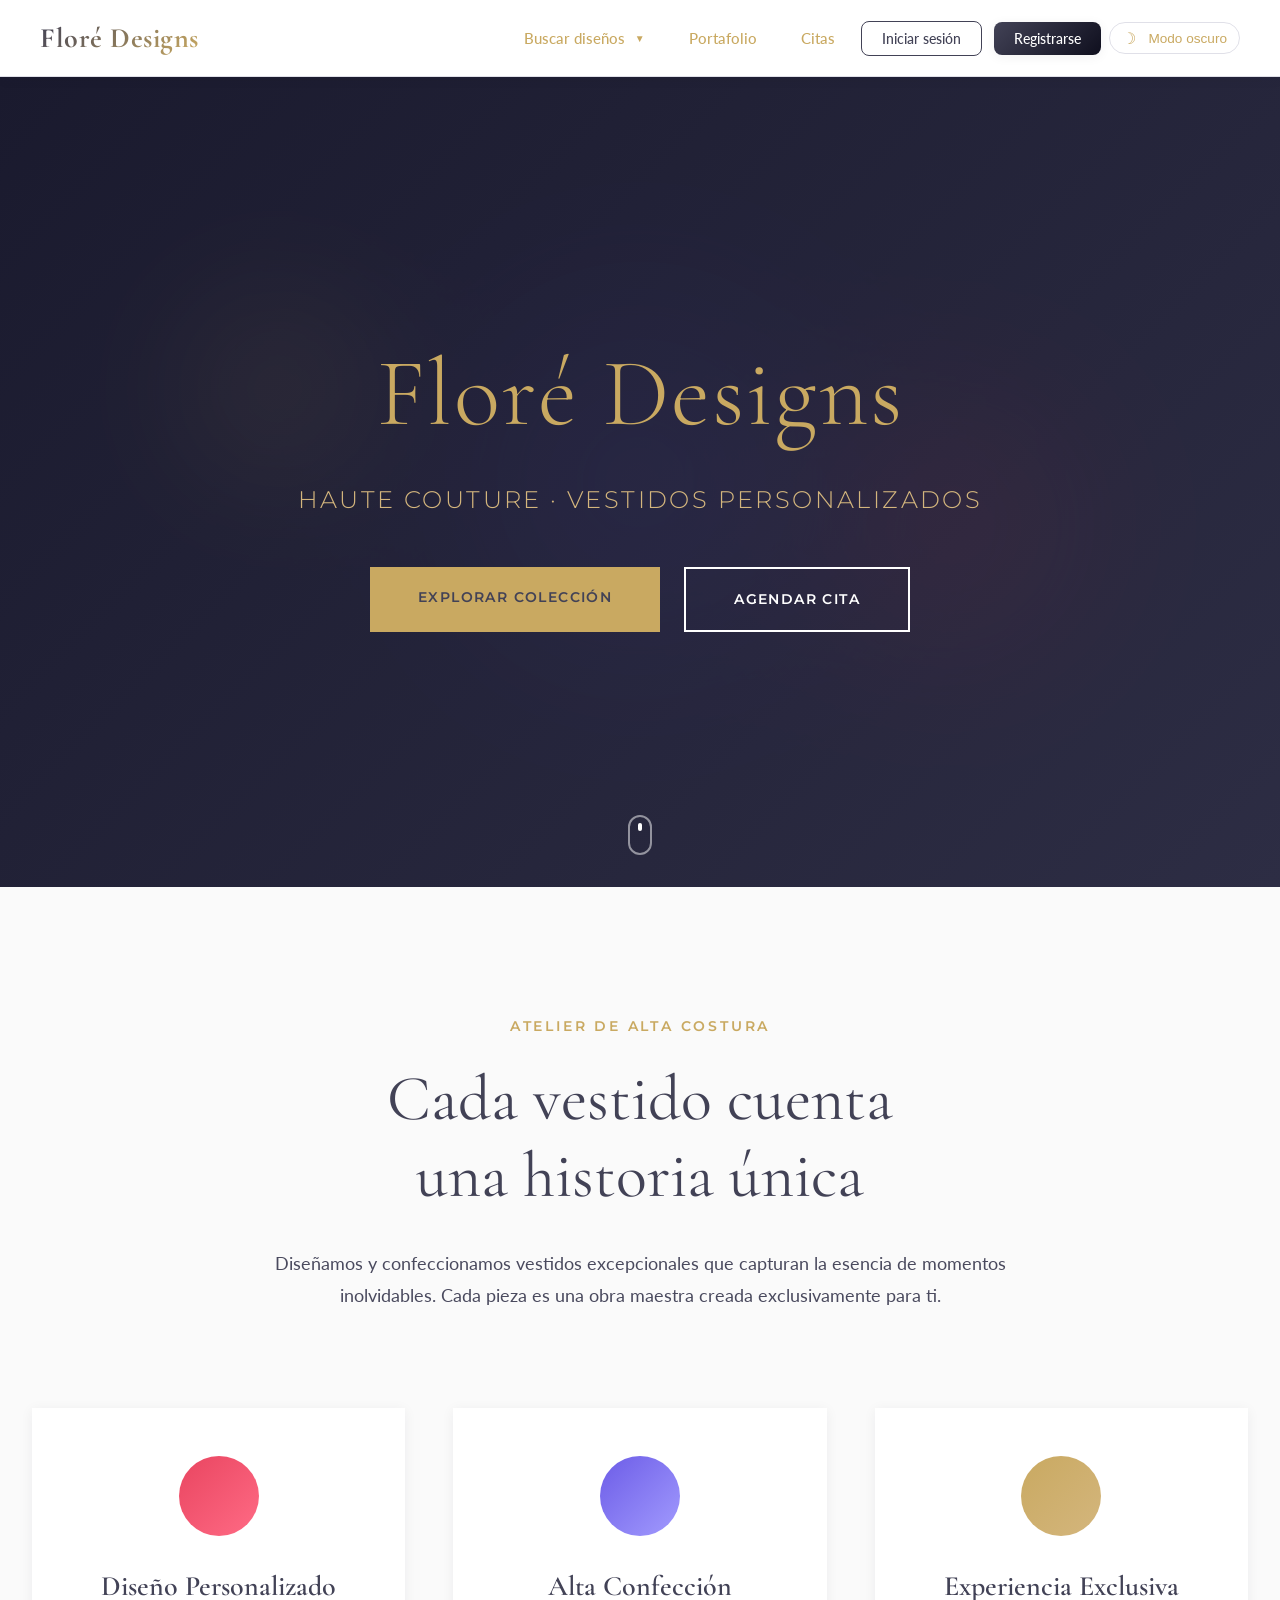
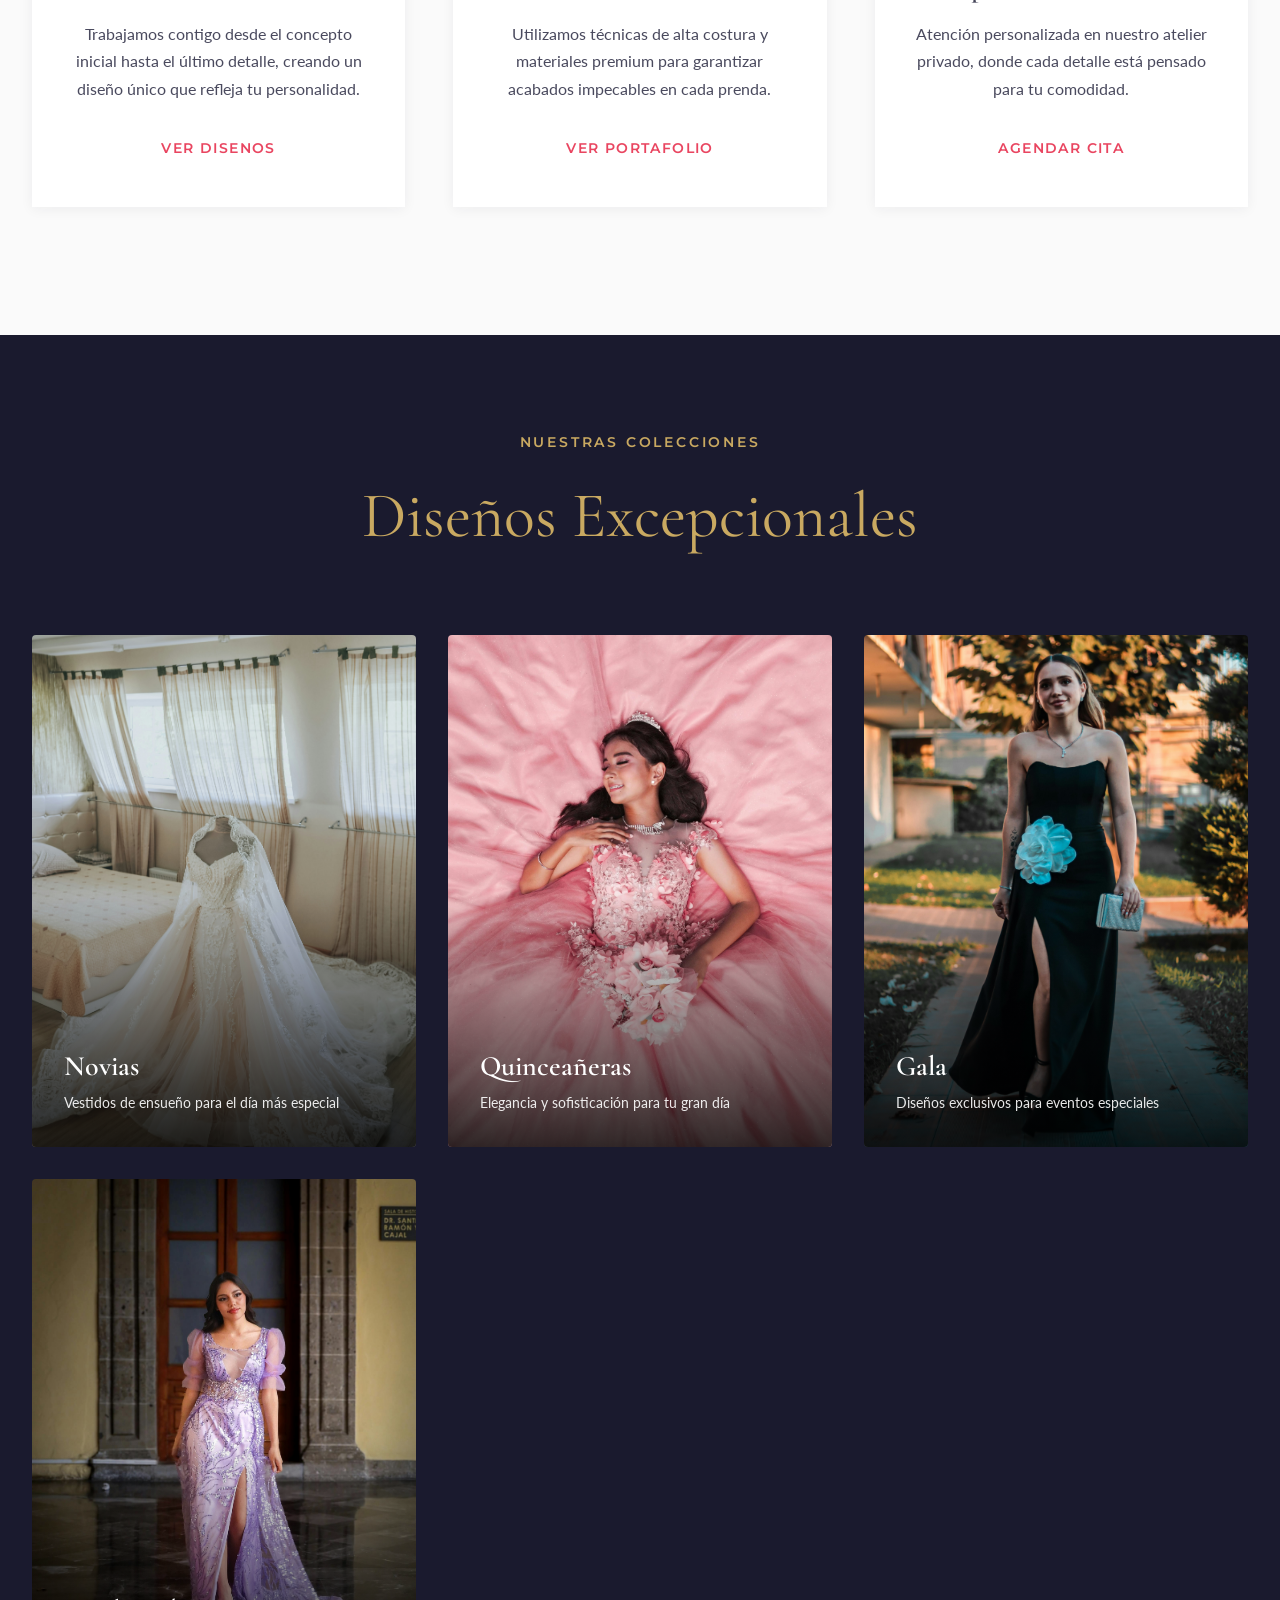
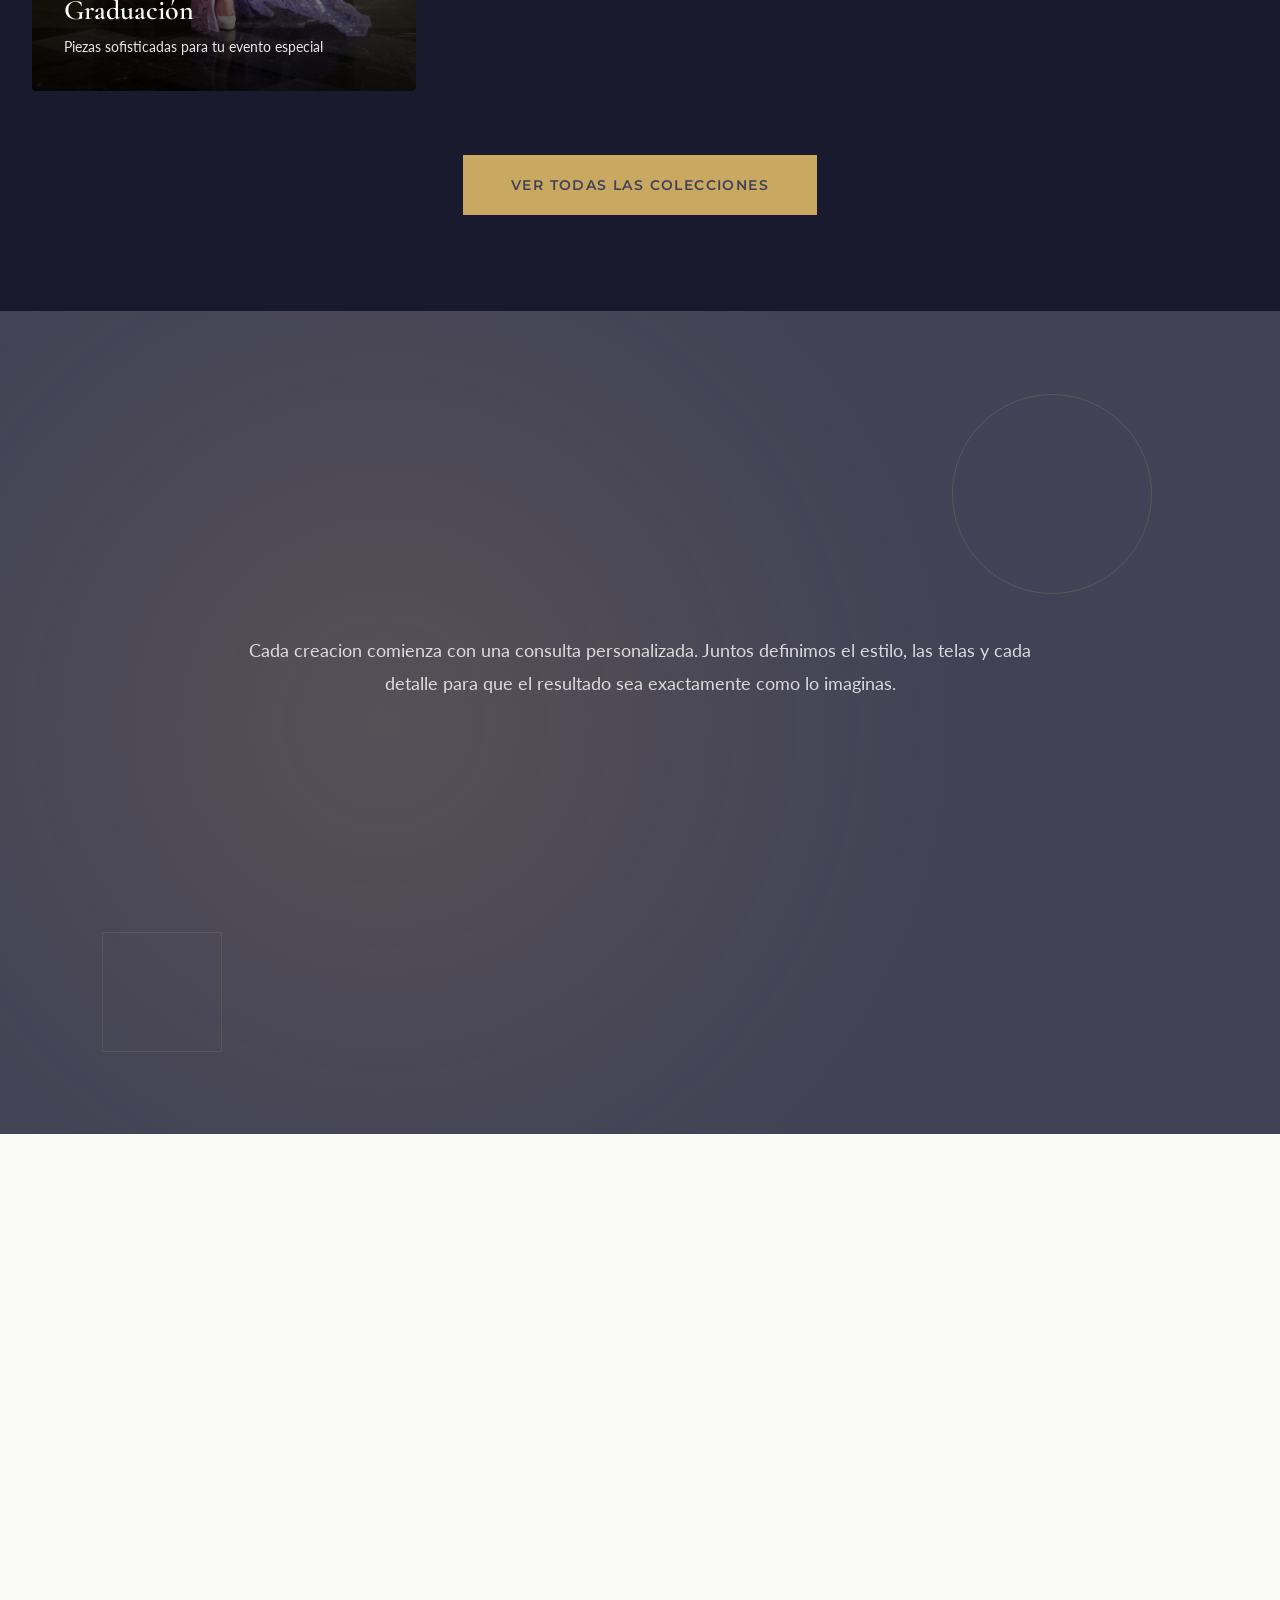
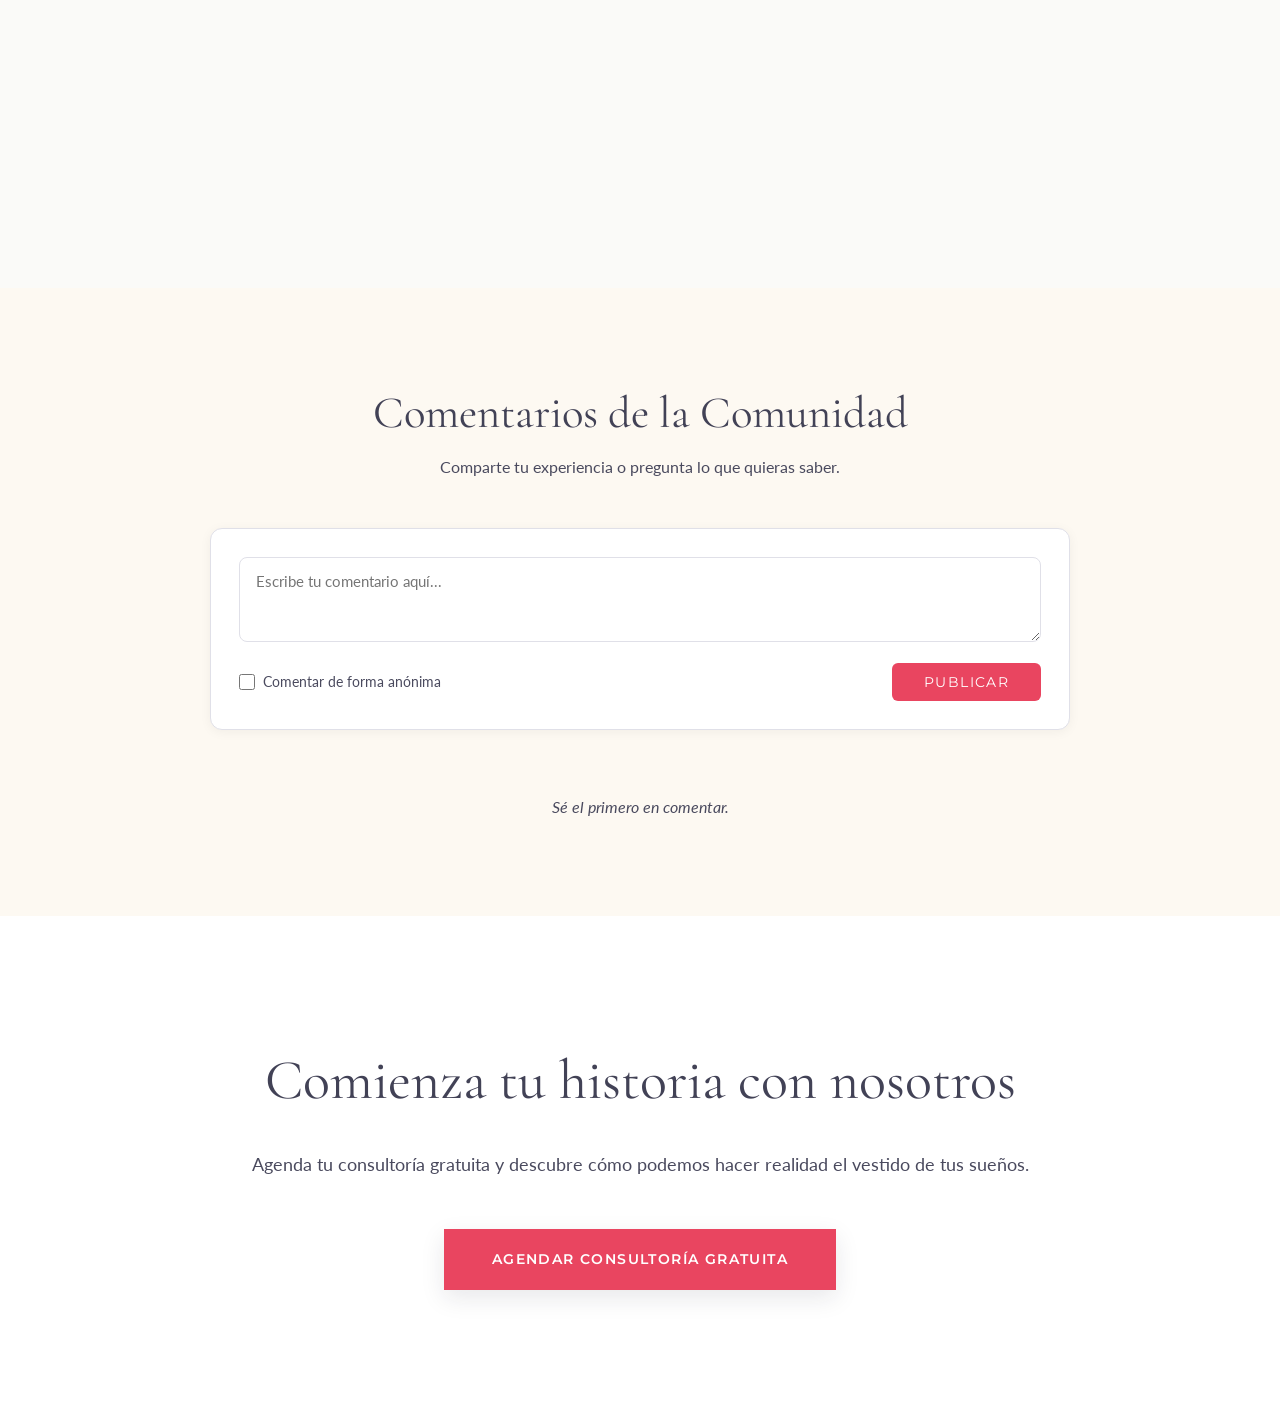
<file: admin.html>
<!DOCTYPE html>
<html lang="es">
<head>
    <meta charset="UTF-8">
    <meta name="viewport" content="width=device-width, initial-scale=1.0">
    <title>Panel de Administración - Floré Designs</title>
    
    <link rel="preconnect" href="https://fonts.googleapis.com">
    <link rel="preconnect" href="https://fonts.gstatic.com" crossorigin>
    <link href="https://fonts.googleapis.com/css2?family=Cormorant+Garamond:wght@300;400;500;600;700&family=Lato:wght@300;400;700;900&family=Montserrat:wght@400;500;600;700&display=swap" rel="stylesheet">
    
    <link rel="stylesheet" href="css/styles.css">
    <link rel="stylesheet" href="css/animations.css">
</head>
<body style="background: var(--bg-primary); visibility: hidden;">
<!-- Proteccion del panel: solo administradores pueden acceder (RF-05.1) -->
<!-- Este script corre ANTES que cualquier otro y consulta la sesion PHP real -->
<script>
(async function() {
    try {
        const res = await fetch('api/auth/session.php', { credentials: 'include' });
        const data = await res.json();
        const usuario = data.usuario;
        if (!usuario || usuario.rol !== 'administrador') {
            alert('Acceso restringido. Inicia sesión como administrador para ver este panel.');
            window.location.href = 'index.html';
            return;
        }
        document.body.style.visibility = 'visible';
    } catch (err) {
        alert('No se pudo verificar tu sesión. Revisa que el servidor PHP esté corriendo e intenta de nuevo.');
        window.location.href = 'index.html';
    }
})();
</script>



<!-- Sidebar del Admin -->
<div style="position: fixed; left: 0; top: 0; bottom: 0; width: 280px; background: var(--bg-dark); color: white; padding: 2rem 0; overflow-y: auto; z-index: 1000;">
    <div style="padding: 0 2rem 2rem; border-bottom: 1px solid rgba(255,255,255,0.1);">
        <h1 style="font-family: var(--font-heading); font-size: 1.75rem; margin-bottom: 0.5rem;">Floré Designs</h1>
        <p style="font-size: 0.875rem; opacity: 0.7;">Panel de Administración</p>
    </div>
    
    <nav style="margin-top: 2rem;">
        <a href="#dashboard" onclick="showSection('dashboard', this); return false;" class="admin-nav-item active" style="display: flex; align-items: center; gap: 1rem; padding: 1rem 2rem; color: white; text-decoration: none; transition: all var(--transition-fast); border-left: 3px solid transparent;">
                        <span>Dashboard</span>
        </a>
        <a href="#citas" onclick="showSection('citas', this); return false;" class="admin-nav-item" style="display: flex; align-items: center; gap: 1rem; padding: 1rem 2rem; color: rgba(255,255,255,0.7); text-decoration: none; transition: all var(--transition-fast); border-left: 3px solid transparent;">
                        <span>Citas</span>
        </a>
        <a href="#pedidos" onclick="showSection('pedidos', this); return false;" class="admin-nav-item" style="display: flex; align-items: center; gap: 1rem; padding: 1rem 2rem; color: rgba(255,255,255,0.7); text-decoration: none; transition: all var(--transition-fast); border-left: 3px solid transparent;">
                        <span>Pedidos</span>
        </a>
        <a href="#clientes" onclick="showSection('clientes', this); return false;" class="admin-nav-item" style="display: flex; align-items: center; gap: 1rem; padding: 1rem 2rem; color: rgba(255,255,255,0.7); text-decoration: none; transition: all var(--transition-fast); border-left: 3px solid transparent;">
                        <span>Clientes</span>
        </a>
        <a href="#disenos" onclick="showSection('disenos', this); return false;" class="admin-nav-item" style="display: flex; align-items: center; gap: 1rem; padding: 1rem 2rem; color: rgba(255,255,255,0.7); text-decoration: none; transition: all var(--transition-fast); border-left: 3px solid transparent;">
                        <span>Disenos</span>
        </a>
        <a href="#inventario" onclick="showSection('inventario', this); return false;" class="admin-nav-item" style="display: flex; align-items: center; gap: 1rem; padding: 1rem 2rem; color: rgba(255,255,255,0.7); text-decoration: none; transition: all var(--transition-fast); border-left: 3px solid transparent;">
                        <span>Inventario</span>
        </a>
        <a href="#comentarios" onclick="showSection('comentarios', this); return false;" class="admin-nav-item" style="display: flex; align-items: center; gap: 1rem; padding: 1rem 2rem; color: rgba(255,255,255,0.7); text-decoration: none; transition: all var(--transition-fast); border-left: 3px solid transparent;">
                        <span>Comentarios</span>
        </a>
        <a href="#configuracion" onclick="showSection('configuracion', this); return false;" class="admin-nav-item" style="display: flex; align-items: center; gap: 1rem; padding: 1rem 2rem; color: rgba(255,255,255,0.7); text-decoration: none; transition: all var(--transition-fast); border-left: 3px solid transparent;">
                        <span>Configuración</span>
        </a>
    </nav>
    
    <div style="position: absolute; bottom: 2rem; left: 0; right: 0; padding: 0 2rem;">
        <a href="index.html" style="display: flex; align-items: center; gap: 1rem; padding: 1rem; background: rgba(255,255,255,0.1); border-radius: 8px; color: white; text-decoration: none; transition: all var(--transition-fast);">
                        <span>Volver al Sitio</span>
        </a>
    </div>
</div>

<!-- Contenido Principal -->
<div style="margin-left: 280px; padding: 2rem;">
    
    <!-- Dashboard -->
    <div id="dashboard-section" class="admin-section">
        <div style="margin-bottom: 2rem;">
            <h2 style="font-family: var(--font-heading); font-size: 2.5rem; color: var(--primary-color); margin-bottom: 0.5rem;">Dashboard</h2>
            <p style="color: var(--text-medium);">Resumen general del negocio</p>
        </div>

        <!-- Tarjetas de Estadísticas -->
        <div style="display: grid; grid-template-columns: repeat(auto-fit, minmax(240px, 1fr)); gap: 1.5rem; margin-bottom: 3rem;">
            
            <div style="background: white; padding: 1.5rem; border-radius: 12px; box-shadow: var(--shadow-sm); border-left: 4px solid var(--accent-color);">
                <div style="display: flex; justify-content: space-between; align-items: start; margin-bottom: 1rem;">
                    <div>
                        <p style="font-size: 0.875rem; color: var(--text-light); margin-bottom: 0.5rem;">Citas Pendientes</p>
                        <p id="citasPendientes" style="font-family: var(--font-heading); font-size: 2.5rem; font-weight: 600; color: var(--primary-color);">0</p>
                    </div>
                    <div style="width: 48px; height: 48px; background: rgba(233, 69, 96, 0.1); border-radius: 12px; display: flex; align-items: center; justify-content: center; font-size: 1.5rem; color: var(--accent-color); font-weight: 700;">C</div>
                </div>
                <p style="font-size: 0.75rem; color: var(--accent-color);">↑ 12% vs mes anterior</p>
            </div>

            <div style="background: white; padding: 1.5rem; border-radius: 12px; box-shadow: var(--shadow-sm); border-left: 4px solid var(--tertiary-color);">
                <div style="display: flex; justify-content: space-between; align-items: start; margin-bottom: 1rem;">
                    <div>
                        <p style="font-size: 0.875rem; color: var(--text-light); margin-bottom: 0.5rem;">Pedidos Activos</p>
                        <p id="pedidosActivos" style="font-family: var(--font-heading); font-size: 2.5rem; font-weight: 600; color: var(--primary-color);">0</p>
                    </div>
                    <div style="width: 48px; height: 48px; background: rgba(108, 92, 231, 0.1); border-radius: 12px; display: flex; align-items: center; justify-content: center; font-size: 1.5rem; color: var(--tertiary-color); font-weight: 700;">P</div>
                </div>
                <p style="font-size: 0.75rem; color: var(--tertiary-color);">↑ 8% vs mes anterior</p>
            </div>

            <div style="background: white; padding: 1.5rem; border-radius: 12px; box-shadow: var(--shadow-sm); border-left: 4px solid var(--secondary-color);">
                <div style="display: flex; justify-content: space-between; align-items: start; margin-bottom: 1rem;">
                    <div>
                        <p style="font-size: 0.875rem; color: var(--text-light); margin-bottom: 0.5rem;">Ingresos del Mes</p>
                        <p style="font-family: var(--font-heading); font-size: 2.5rem; font-weight: 600; color: var(--primary-color);">$127K</p>
                    </div>
                    <div style="width: 48px; height: 48px; background: rgba(201, 169, 97, 0.1); border-radius: 12px; display: flex; align-items: center; justify-content: center; font-size: 1.5rem; color: var(--secondary-color); font-weight: 700;">$</div>
                </div>
                <p style="font-size: 0.75rem; color: var(--secondary-color);">↑ 23% vs mes anterior</p>
            </div>

            <div style="background: white; padding: 1.5rem; border-radius: 12px; box-shadow: var(--shadow-sm); border-left: 4px solid #4caf50;">
                <div style="display: flex; justify-content: space-between; align-items: start; margin-bottom: 1rem;">
                    <div>
                        <p style="font-size: 0.875rem; color: var(--text-light); margin-bottom: 0.5rem;">Nuevos Clientes</p>
                        <p id="nuevosClientes" style="font-family: var(--font-heading); font-size: 2.5rem; font-weight: 600; color: var(--primary-color);">0</p>
                    </div>
                    <div style="width: 48px; height: 48px; background: rgba(76, 175, 80, 0.1); border-radius: 12px; display: flex; align-items: center; justify-content: center; font-size: 1.5rem; color: #4caf50; font-weight: 700;">U</div>
                </div>
                <p style="font-size: 0.75rem; color: #4caf50;">↑ 15% vs mes anterior</p>
            </div>

        </div>

        <!-- Gráfico y Actividad Reciente -->
        <div style="display: grid; grid-template-columns: 2fr 1fr; gap: 2rem;">
            
            <!-- Gráfico (placeholder) -->
            <div style="background: white; padding: 2rem; border-radius: 12px; box-shadow: var(--shadow-sm);">
                <h3 style="font-family: var(--font-heading); font-size: 1.5rem; color: var(--primary-color); margin-bottom: 1.5rem;">Ventas de los Últimos 6 Meses</h3>
                <div style="height: 300px; background: linear-gradient(to top, rgba(201, 169, 97, 0.1), transparent); border-radius: 8px; display: flex; align-items: flex-end; justify-content: space-around; padding: 1rem;">
                    <div style="width: 60px; height: 60%; background: var(--secondary-color); border-radius: 4px 4px 0 0;"></div>
                    <div style="width: 60px; height: 75%; background: var(--secondary-color); border-radius: 4px 4px 0 0;"></div>
                    <div style="width: 60px; height: 55%; background: var(--secondary-color); border-radius: 4px 4px 0 0;"></div>
                    <div style="width: 60px; height: 85%; background: var(--secondary-color); border-radius: 4px 4px 0 0;"></div>
                    <div style="width: 60px; height: 70%; background: var(--secondary-color); border-radius: 4px 4px 0 0;"></div>
                    <div style="width: 60px; height: 95%; background: var(--accent-color); border-radius: 4px 4px 0 0;"></div>
                </div>
            </div>

            <!-- Actividad Reciente -->
            <div style="background: white; padding: 2rem; border-radius: 12px; box-shadow: var(--shadow-sm);">
                <h3 style="font-family: var(--font-heading); font-size: 1.5rem; color: var(--primary-color); margin-bottom: 1.5rem;">Actividad Reciente</h3>
                <div id="actividadReciente"></div>
            </div>

        </div>
    </div>

    <!-- Sección de Citas -->
    <div id="citas-section" class="admin-section" style="display: none;">
        <div style="margin-bottom: 2rem;">
            <h2 style="font-family: var(--font-heading); font-size: 2.5rem; color: var(--primary-color); margin-bottom: 0.5rem;">Gestión de Citas</h2>
            <p style="color: var(--text-medium);">Administra las citas programadas</p>
        </div>
        <div style="background: white; padding: 2rem; border-radius: 12px; box-shadow: var(--shadow-sm);">
            <div id="citasLista"></div>
        </div>
    </div>

    <!-- Sección de Pedidos -->
    <div id="pedidos-section" class="admin-section" style="display: none;">
        <div style="margin-bottom: 2rem;">
            <h2 style="font-family: var(--font-heading); font-size: 2.5rem; color: var(--primary-color); margin-bottom: 0.5rem;">Pedidos</h2>
            <p style="color: var(--text-medium);">Gestiona los pedidos de vestidos</p>
        </div>
        <div style="background: white; padding: 2rem; border-radius: 12px; box-shadow: var(--shadow-sm);">
            <div id="pedidosLista"></div>
        </div>
    </div>

    <!-- Sección de Clientes -->
    <div id="clientes-section" class="admin-section" style="display: none;">
        <div style="margin-bottom: 2rem;">
            <h2 style="font-family: var(--font-heading); font-size: 2.5rem; color: var(--primary-color); margin-bottom: 0.5rem;">Clientes</h2>
            <p style="color: var(--text-medium);">Base de datos de clientes</p>
        </div>
        <div style="background: white; padding: 2rem; border-radius: 12px; box-shadow: var(--shadow-sm);">
            <div id="clientesLista"></div>
        </div>
    </div>

    <!-- ============================================
         SECCION: DISENOS (CRUD completo)
         Aqui vive el formulario de crear/editar/eliminar
         diseños que conecta con data.js, ui.data.js y app.js
    ============================================ -->
    <div id="disenos-section" class="admin-section" style="display: none;">
        <div style="margin-bottom: 2rem;">
            <h2 style="font-family: var(--font-heading); font-size: 2.5rem; color: var(--primary-color); margin-bottom: 0.5rem;">
                Gestion de Disenos
            </h2>
            <p style="color: var(--text-medium);">Crea, edita, elimina, busca y filtra los disenos del catalogo.</p>
        </div>

        <div style="background: white; padding: 2rem; border-radius: 12px; box-shadow: var(--shadow-sm);">

            <!-- FORMULARIO PARA AGREGAR DISENO -->
            <div style="margin-bottom: 2rem; padding-bottom: 2rem; border-bottom: 1px solid var(--border-light);">
                <h3 style="font-family: var(--font-accent); font-size: 1rem; font-weight: 600; text-transform: uppercase; letter-spacing: 0.1em; color: var(--primary-color); margin-bottom: 1.25rem;">
                    Agregar nuevo diseno
                </h3>

                <form id="formDiseno" style="display: flex; gap: 1rem; flex-wrap: wrap; align-items: flex-end;">

                    <div style="display: flex; flex-direction: column; gap: 0.4rem; flex: 1; min-width: 200px;">
                        <label for="nombre" style="font-size: 0.8rem; font-weight: 600; color: var(--text-medium);">
                            Nombre del diseno *
                        </label>
                        <input
                            type="text"
                            id="nombre"
                            placeholder="Ej: Vestido de novia clasico"
                            required
                            style="padding: 0.75rem 1rem; border: 1px solid #ccc; border-radius: 6px; font-size: 0.9rem; outline: none; transition: border-color 0.2s;"
                        >
                    </div>

                    <div style="display: flex; flex-direction: column; gap: 0.4rem; flex: 1; min-width: 180px;">
                        <label for="categoria" style="font-size: 0.8rem; font-weight: 600; color: var(--text-medium);">
                            Categoria *
                        </label>
                        <input
                            type="text"
                            id="categoria"
                            placeholder="Ej: Novias, Quinceaneras, Gala"
                            required
                            style="padding: 0.75rem 1rem; border: 1px solid #ccc; border-radius: 6px; font-size: 0.9rem; outline: none; transition: border-color 0.2s;"
                        >
                    </div>

                    <button
                        type="submit"
                        style="padding: 0.75rem 2rem; background: var(--accent-color); color: white; border: none; border-radius: 6px; cursor: pointer; font-family: var(--font-accent); font-weight: 600; font-size: 0.875rem; white-space: nowrap; transition: background 0.2s;"
                    >
                        Agregar Diseno
                    </button>

                </form>

                <!-- Mensaje de validacion / confirmacion -->
                <p id="mensaje" class="mensaje-sistema" style="margin-top: 0.75rem;"></p>
            </div>

            <!-- CONTROLES DE BUSQUEDA, FILTRO Y ORDEN -->
            <div style="display: flex; gap: 1rem; margin-bottom: 1.5rem; flex-wrap: wrap; align-items: center;">

                <input
                    type="text"
                    id="busqueda"
                    placeholder="Buscar por nombre..."
                    style="flex: 1; min-width: 200px; padding: 0.6rem 1rem; border: 1px solid #ccc; border-radius: 6px; font-size: 0.875rem; outline: none;"
                >

                <select
                    id="filtroCategoria"
                    style="padding: 0.6rem 1rem; border: 1px solid #ccc; border-radius: 6px; font-size: 0.875rem; outline: none;"
                >
                </select>

                <select
                    id="ordenar"
                    style="padding: 0.6rem 1rem; border: 1px solid #ccc; border-radius: 6px; font-size: 0.875rem; outline: none;"
                >
                    <option value="">Ordenar</option>
                    <option value="asc">Nombre A-Z</option>
                    <option value="desc">Nombre Z-A</option>
                </select>

            </div>

            <!-- LISTA DE DISENOS (se renderiza con ui.data.js) -->
            <ul id="listaDisenos" style="list-style: none; padding: 0; margin: 0;"></ul>

        </div>
    </div>

    <!-- ============================================
         SECCION: INVENTARIO
    ============================================ -->
    <div id="inventario-section" class="admin-section" style="display: none;">
        <div style="margin-bottom: 2rem;">
            <h2 style="font-family: var(--font-heading); font-size: 2.5rem; color: var(--primary-color); margin-bottom: 0.5rem;">Inventario de Materiales</h2>
            <p style="color: var(--text-medium);">Control de telas y materiales</p>
        </div>
        <div style="background: white; padding: 2rem; border-radius: 12px; box-shadow: var(--shadow-sm);">
            <p style="text-align: center; padding: 4rem; color: var(--text-medium);">Modulo en desarrollo</p>
        </div>
    </div>

    <!-- Sección de Comentarios Admin -->
    <div id="comentarios-section" class="admin-section" style="display: none;">
        <div style="margin-bottom: 2rem;">
            <h2 style="font-family: var(--font-heading); font-size: 2.5rem; color: var(--primary-color); margin-bottom: 0.5rem;">Comentarios</h2>
            <p style="color: var(--text-medium);">Todos los comentarios del sitio — puedes ver autor real y eliminar.</p>
        </div>

        <div id="admin-comm-lista" style="display: flex; flex-direction: column; gap: 1rem; max-width: 860px;"></div>
        <p id="admin-comm-empty" style="color: var(--text-medium); font-style: italic; display:none;">No hay comentarios aún.</p>
    </div>

    <!-- Sección de Configuración -->
    <div id="configuracion-section" class="admin-section" style="display: none;">
        <div style="margin-bottom: 2rem;">
            <h2 style="font-family: var(--font-heading); font-size: 2.5rem; color: var(--primary-color); margin-bottom: 0.5rem;">Configuración</h2>
            <p style="color: var(--text-medium);">Ajustes del sistema</p>
        </div>
        <div style="background: white; padding: 2rem; border-radius: 12px; box-shadow: var(--shadow-sm);">
            <p style="text-align: center; padding: 4rem; color: var(--text-medium);">Módulo en desarrollo</p>
        </div>
    </div>

</div>
<script src="js/auth.api.js"></script>
<script src="js/main.js"></script>
<script src="js/data.js"></script>
<script src="js/ui.data.js"></script>
<script src="js/admin.js"></script>
<script src="js/app.js"></script>

<script>
/* ── ADMIN: Sección de Comentarios ── */
(function() {
    const STORAGE_KEY = 'flore_comentarios_v2';
    const REACTIONS   = ['👍','❤️','😍','🙏','👏'];

    function getComentarios() {
        return JSON.parse(localStorage.getItem(STORAGE_KEY) || '[]');
    }
    function saveComentarios(arr) {
        localStorage.setItem(STORAGE_KEY, JSON.stringify(arr));
    }
    function escHtml(s) {
        return String(s).replace(/&/g,'&amp;').replace(/</g,'&lt;').replace(/>/g,'&gt;').replace(/"/g,'&quot;');
    }
    function formatDate(ts) {
        const d = new Date(ts);
        return d.toLocaleDateString('es-MX',{day:'2-digit',month:'short',year:'numeric'}) + ' ' +
               d.toLocaleTimeString('es-MX',{hour:'2-digit',minute:'2-digit'});
    }
    function contarTotal(list) {
        return list.reduce((acc, c) => acc + 1 + (c.respuestas||[]).length, 0);
    }

    function eliminarComentario(id, parentId) {
        if (!confirm('¿Eliminar este comentario?')) return;
        let todos = getComentarios();
        if (parentId) {
            const p = todos.find(c => c.id === parentId);
            if (p) p.respuestas = (p.respuestas||[]).filter(r => r.id !== id);
        } else {
            todos = todos.filter(c => c.id !== id);
        }
        saveComentarios(todos);
        renderAdminComments();
    }
    window.adminEliminarComentario = eliminarComentario;

    function renderCard(c, parentId) {
        const reacTotal = REACTIONS.map(e => ((c.reacciones||{})[e]||[]).length).reduce((a,b)=>a+b,0);
        const autorReal = c.anon
            ? `<em style="color:#888;">Anónimo</em> ${c.email ? '<span style="font-size:0.78rem;color:#aaa;">('+escHtml(c.email)+')</span>' : ''}`
            : `<strong>${escHtml(c.autor)}</strong> ${c.email ? '<span style="font-size:0.78rem;color:#aaa;">('+escHtml(c.email)+')</span>' : ''}`;

        const replies = (c.respuestas||[]).map(r => renderCard(r, c.id)).join('');

        return `<div style="background:#fff; border:1px solid #e0d8c8; border-radius:10px; padding:1.25rem; ${parentId?'margin-left:2rem; margin-top:0.75rem; background:#fafafa;':''}">
            <div style="display:flex; justify-content:space-between; align-items:flex-start; flex-wrap:wrap; gap:0.5rem; margin-bottom:0.5rem;">
                <div>${autorReal}</div>
                <div style="display:flex; align-items:center; gap:0.75rem;">
                    <span style="font-size:0.78rem; color:#999;">${formatDate(c.ts)}</span>
                    ${reacTotal > 0 ? '<span style="font-size:0.78rem; background:#f5f0e8; padding:2px 8px; border-radius:10px;">'+reacTotal+' reac.</span>' : ''}
                    <button onclick="adminEliminarComentario('${escHtml(c.id)}','${escHtml(parentId||'')}')"
                        style="padding:0.3rem 0.8rem; background:#fee2e2; color:#c62828; border:1px solid #fca5a5; border-radius:5px; font-size:0.8rem; cursor:pointer; transition:all 0.15s;"
                        onmouseover="this.style.background='#fca5a5'" onmouseout="this.style.background='#fee2e2'">
                        Eliminar
                    </button>
                </div>
            </div>
            <p style="margin:0; color:#1a1a2e; line-height:1.6;">${escHtml(c.texto)}</p>
            ${replies}
        </div>`;
    }

    function renderAdminComments() {
        const lista = document.getElementById('admin-comm-lista');
        const empty = document.getElementById('admin-comm-empty');
        if (!lista) return;
        const todos = getComentarios();
        const total = contarTotal(todos);
        lista.innerHTML = todos.map(c => renderCard(c, null)).join('');
        if (empty) empty.style.display = total === 0 ? 'block' : 'none';
    }
    window.renderAdminComments = renderAdminComments;

    // Hook into showSection
    const _origShow = window.showSection;
    window.showSection = function(section, link) {
        if (_origShow) _origShow(section, link);
        if (section === 'comentarios') renderAdminComments();
    };

    document.addEventListener('DOMContentLoaded', function() {
        // also render when section is opened directly
        const orig = window.showSection;
    });
})();
</script>


<style>
.admin-nav-item:hover {
    background: rgba(255,255,255,0.05);
    color: white !important;
}

.admin-nav-item.active {
    background: rgba(255,255,255,0.1);
    border-left-color: var(--secondary-color) !important;
    color: white !important;
}
</style>



</body>
</html>
</file>
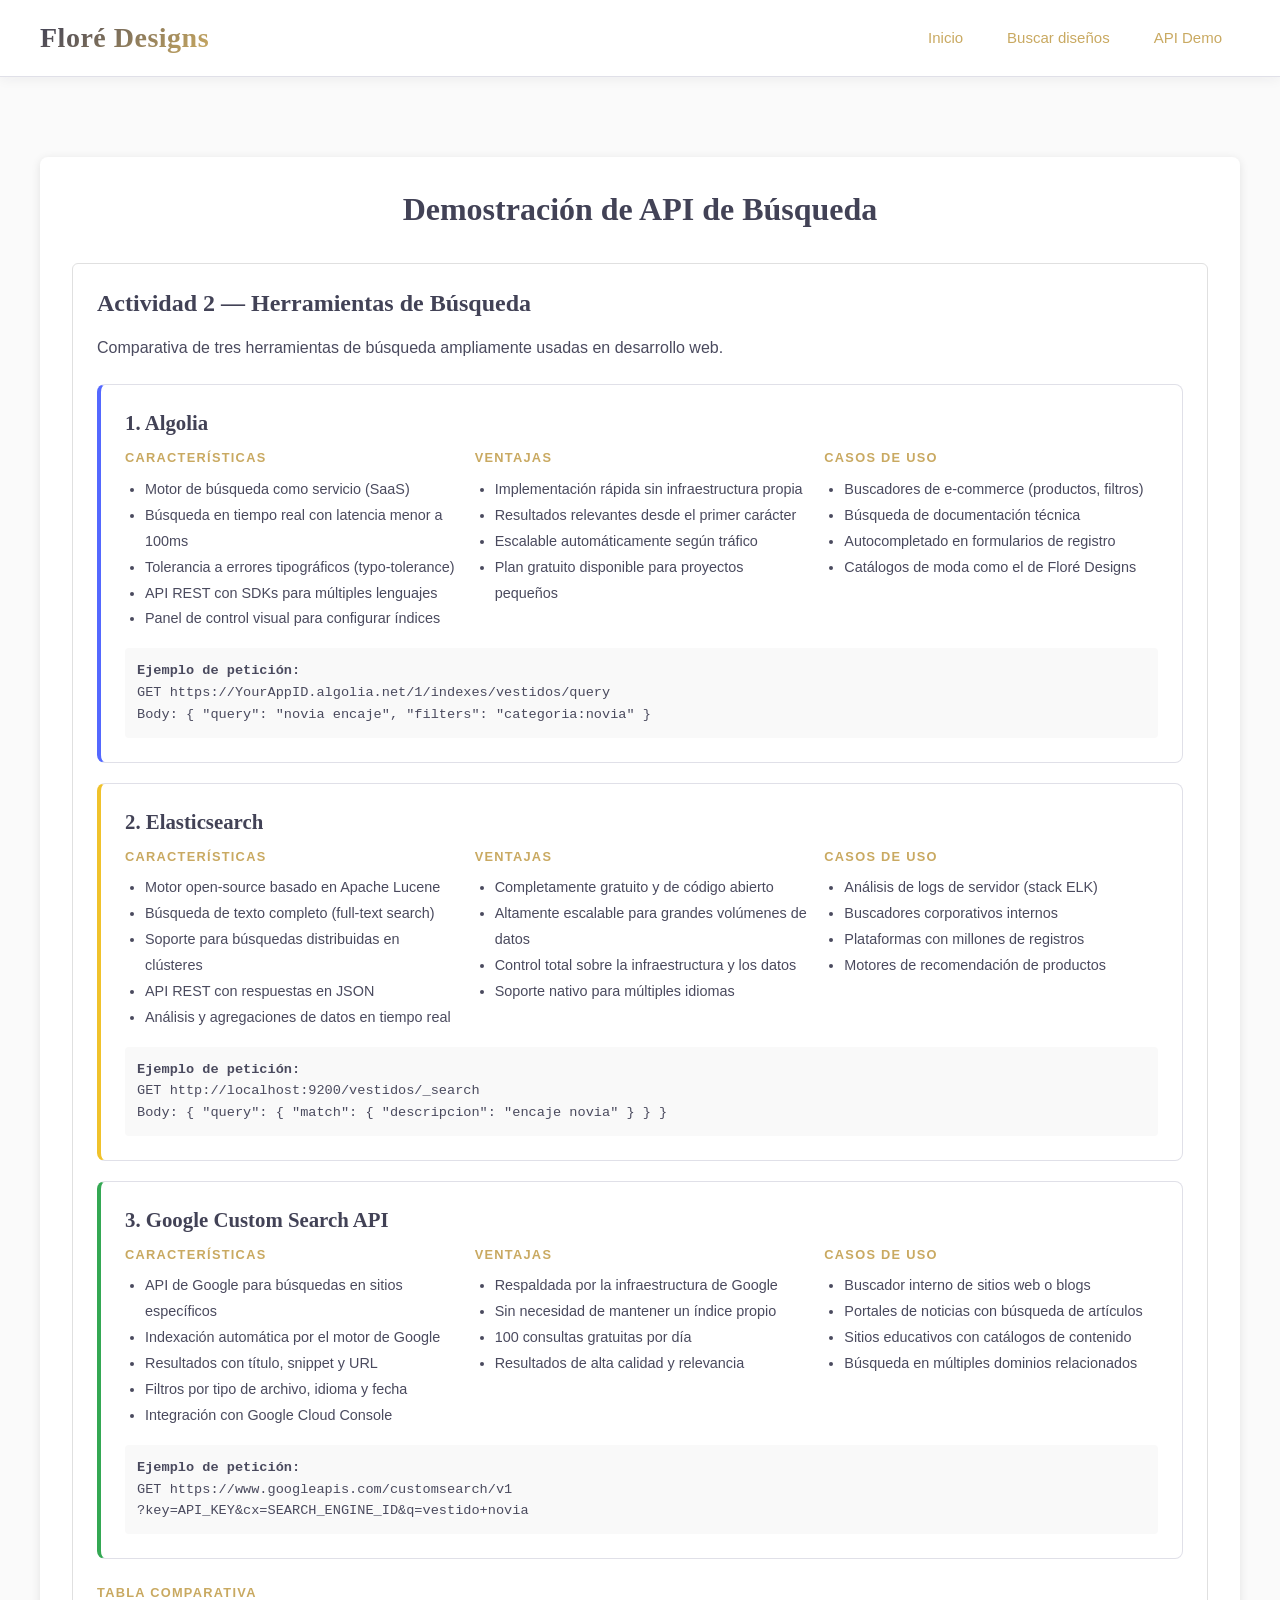
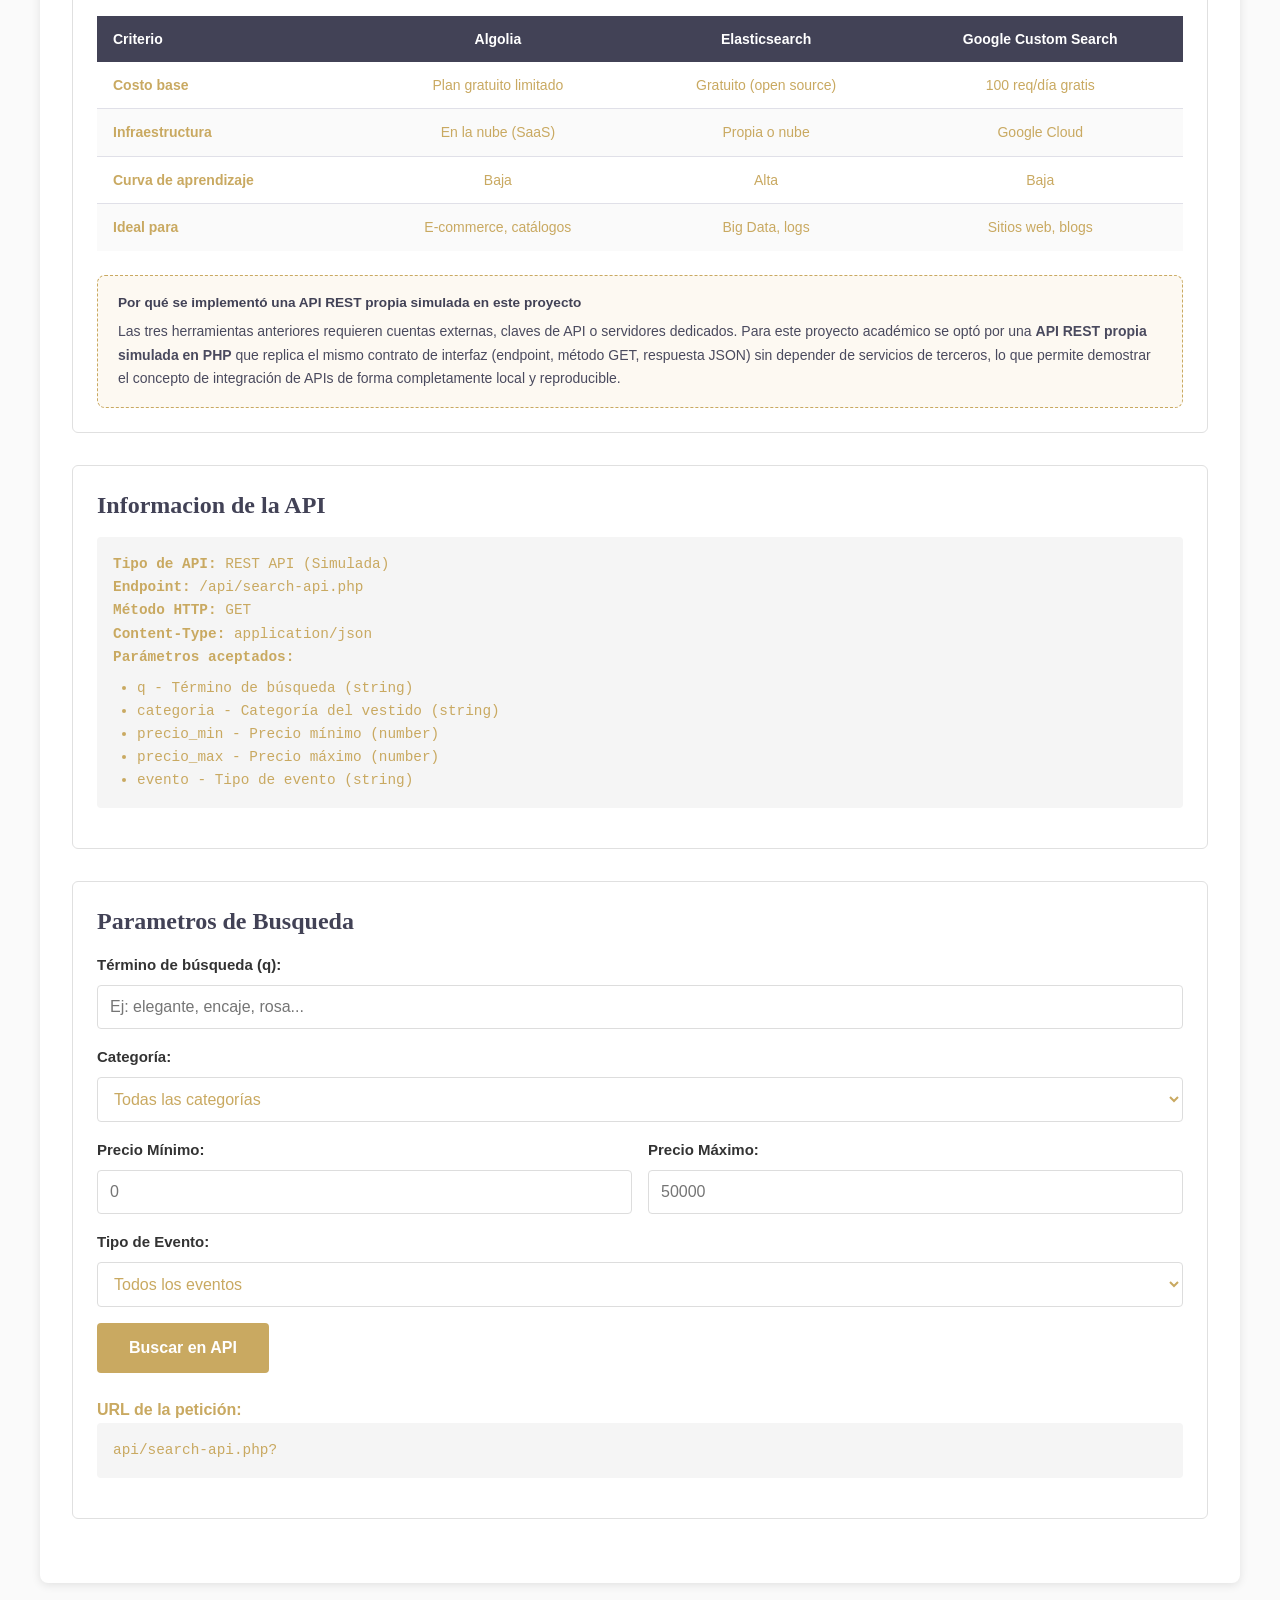
<file: api-demo.html>
<!DOCTYPE html>
<html lang="es">
<head>
    <meta charset="UTF-8">
    <meta name="viewport" content="width=device-width, initial-scale=1.0">
    <title>Demo API de Búsqueda - Floré Designs</title>
    <link rel="stylesheet" href="css/styles.css">
    <style>
        .api-demo-container {
            max-width: 1200px;
            margin: 2rem auto;
            padding: 2rem;
            background: white;
            border-radius: 8px;
            box-shadow: 0 2px 10px rgba(0,0,0,0.1);
        }
        
        .api-section {
            margin-bottom: 2rem;
            padding: 1.5rem;
            border: 1px solid #e0e0e0;
            border-radius: 6px;
        }
        
        .api-section h2 {
            color: var(--primary-color);
            margin-bottom: 1rem;
            font-family: var(--font-heading);
        }
        
        .form-group {
            margin-bottom: 1rem;
        }
        
        .form-group label {
            display: block;
            margin-bottom: 0.5rem;
            font-weight: 600;
            color: #333;
        }
        
        .form-group input,
        .form-group select {
            width: 100%;
            padding: 0.75rem;
            border: 1px solid #ddd;
            border-radius: 4px;
            font-size: 1rem;
        }
        
        .btn-search {
            background: var(--secondary-color);
            color: white;
            padding: 1rem 2rem;
            border: none;
            border-radius: 4px;
            cursor: pointer;
            font-size: 1rem;
            font-weight: 600;
            transition: background 0.3s;
        }
        
        .btn-search:hover {
            background: var(--primary-color);
        }
        
        .api-info {
            background: #f5f5f5;
            padding: 1rem;
            border-radius: 4px;
            margin-bottom: 1rem;
            font-family: monospace;
            font-size: 0.9rem;
        }
        
        .results-container {
            margin-top: 2rem;
        }
        
        .result-card {
            background: #fafafa;
            padding: 1.5rem;
            margin-bottom: 1rem;
            border-left: 4px solid var(--secondary-color);
            border-radius: 4px;
        }
        
        .result-card h3 {
            color: var(--primary-color);
            margin-bottom: 0.5rem;
        }
        
        .result-card .price {
            font-size: 1.2rem;
            font-weight: bold;
            color: var(--secondary-color);
            margin-top: 0.5rem;
        }
        
        .json-viewer {
            background: #1e1e1e;
            color: #d4d4d4;
            padding: 1.5rem;
            border-radius: 4px;
            overflow-x: auto;
            font-family: 'Courier New', monospace;
            font-size: 0.875rem;
            line-height: 1.6;
        }
        
        .json-key { color: #9cdcfe; }
        .json-string { color: #ce9178; }
        .json-number { color: #b5cea8; }
        .json-boolean { color: #569cd6; }
        
        .stats {
            display: flex;
            gap: 1rem;
            margin-top: 1rem;
        }
        
        .stat-box {
            flex: 1;
            background: linear-gradient(135deg, var(--primary-color), var(--secondary-color));
            color: white;
            padding: 1rem;
            border-radius: 4px;
            text-align: center;
        }
        
        .stat-box .number {
            font-size: 2rem;
            font-weight: bold;
            display: block;
        }
        
        .stat-box .label {
            font-size: 0.875rem;
            opacity: 0.9;
        }
    </style>
</head>
<body>
    <!-- Encabezado -->
    <header>
        <nav class="menu">
            <h1 class="logo">
                <a href="index.html">Floré Designs</a>
            </h1>
            <ul class="menu-principal">
                <li><a href="index.html">Inicio</a></li>
                <li><a href="buscar-disenos.html">Buscar diseños</a></li>
                <li><a href="api-demo.html" class="active">API Demo</a></li>
            </ul>
        </nav>
    </header>

    <main>
        <div class="api-demo-container">
            <h1 style="text-align: center; color: var(--primary-color); font-family: var(--font-heading); margin-bottom: 2rem;">
                Demostración de API de Búsqueda
            </h1>

            <!-- ============================================================
                 ACTIVIDAD 2: HERRAMIENTAS DE BÚSQUEDA
                 Descripción de 3 herramientas con características,
                 ventajas y casos de uso.
            ============================================================ -->
            <div class="api-section">
                <h2>Actividad 2 — Herramientas de Búsqueda</h2>
                <p style="color: var(--text-medium); margin-bottom: 1.5rem;">
                    Comparativa de tres herramientas de búsqueda ampliamente usadas en desarrollo web.
                </p>

                <!-- Herramienta 1: Algolia -->
                <div style="border: 1px solid var(--border-color, #ddd); border-radius: 8px; padding: 1.5rem; margin-bottom: 1.25rem; border-left: 4px solid #5468ff;">
                    <h3 style="font-family: var(--font-heading); font-size: 1.3rem; color: var(--primary-color); margin-bottom: 0.75rem;">
                        1. Algolia
                    </h3>
                    <div style="display: grid; grid-template-columns: repeat(auto-fit, minmax(200px, 1fr)); gap: 1rem;">
                        <div>
                            <p style="font-weight: 700; font-size: 0.8rem; text-transform: uppercase; letter-spacing: 0.1em; color: var(--secondary-color); margin-bottom: 0.5rem;">Características</p>
                            <ul style="margin-left: 1.25rem; color: var(--text-medium); line-height: 1.8; font-size: 0.9rem;">
                                <li>Motor de búsqueda como servicio (SaaS)</li>
                                <li>Búsqueda en tiempo real con latencia menor a 100ms</li>
                                <li>Tolerancia a errores tipográficos (typo-tolerance)</li>
                                <li>API REST con SDKs para múltiples lenguajes</li>
                                <li>Panel de control visual para configurar índices</li>
                            </ul>
                        </div>
                        <div>
                            <p style="font-weight: 700; font-size: 0.8rem; text-transform: uppercase; letter-spacing: 0.1em; color: var(--secondary-color); margin-bottom: 0.5rem;">Ventajas</p>
                            <ul style="margin-left: 1.25rem; color: var(--text-medium); line-height: 1.8; font-size: 0.9rem;">
                                <li>Implementación rápida sin infraestructura propia</li>
                                <li>Resultados relevantes desde el primer carácter</li>
                                <li>Escalable automáticamente según tráfico</li>
                                <li>Plan gratuito disponible para proyectos pequeños</li>
                            </ul>
                        </div>
                        <div>
                            <p style="font-weight: 700; font-size: 0.8rem; text-transform: uppercase; letter-spacing: 0.1em; color: var(--secondary-color); margin-bottom: 0.5rem;">Casos de uso</p>
                            <ul style="margin-left: 1.25rem; color: var(--text-medium); line-height: 1.8; font-size: 0.9rem;">
                                <li>Buscadores de e-commerce (productos, filtros)</li>
                                <li>Búsqueda de documentación técnica</li>
                                <li>Autocompletado en formularios de registro</li>
                                <li>Catálogos de moda como el de Floré Designs</li>
                            </ul>
                        </div>
                    </div>
                    <div style="margin-top: 1rem; padding: 0.75rem; background: var(--bg-light, #f9f9f9); border-radius: 4px; font-family: monospace; font-size: 0.85rem; color: var(--text-medium);">
                        <strong>Ejemplo de petición:</strong><br>
                        GET https://YourAppID.algolia.net/1/indexes/vestidos/query<br>
                        Body: { "query": "novia encaje", "filters": "categoria:novia" }
                    </div>
                </div>

                <!-- Herramienta 2: Elasticsearch -->
                <div style="border: 1px solid var(--border-color, #ddd); border-radius: 8px; padding: 1.5rem; margin-bottom: 1.25rem; border-left: 4px solid #f0c22b;">
                    <h3 style="font-family: var(--font-heading); font-size: 1.3rem; color: var(--primary-color); margin-bottom: 0.75rem;">
                        2. Elasticsearch
                    </h3>
                    <div style="display: grid; grid-template-columns: repeat(auto-fit, minmax(200px, 1fr)); gap: 1rem;">
                        <div>
                            <p style="font-weight: 700; font-size: 0.8rem; text-transform: uppercase; letter-spacing: 0.1em; color: var(--secondary-color); margin-bottom: 0.5rem;">Características</p>
                            <ul style="margin-left: 1.25rem; color: var(--text-medium); line-height: 1.8; font-size: 0.9rem;">
                                <li>Motor open-source basado en Apache Lucene</li>
                                <li>Búsqueda de texto completo (full-text search)</li>
                                <li>Soporte para búsquedas distribuidas en clústeres</li>
                                <li>API REST con respuestas en JSON</li>
                                <li>Análisis y agregaciones de datos en tiempo real</li>
                            </ul>
                        </div>
                        <div>
                            <p style="font-weight: 700; font-size: 0.8rem; text-transform: uppercase; letter-spacing: 0.1em; color: var(--secondary-color); margin-bottom: 0.5rem;">Ventajas</p>
                            <ul style="margin-left: 1.25rem; color: var(--text-medium); line-height: 1.8; font-size: 0.9rem;">
                                <li>Completamente gratuito y de código abierto</li>
                                <li>Altamente escalable para grandes volúmenes de datos</li>
                                <li>Control total sobre la infraestructura y los datos</li>
                                <li>Soporte nativo para múltiples idiomas</li>
                            </ul>
                        </div>
                        <div>
                            <p style="font-weight: 700; font-size: 0.8rem; text-transform: uppercase; letter-spacing: 0.1em; color: var(--secondary-color); margin-bottom: 0.5rem;">Casos de uso</p>
                            <ul style="margin-left: 1.25rem; color: var(--text-medium); line-height: 1.8; font-size: 0.9rem;">
                                <li>Análisis de logs de servidor (stack ELK)</li>
                                <li>Buscadores corporativos internos</li>
                                <li>Plataformas con millones de registros</li>
                                <li>Motores de recomendación de productos</li>
                            </ul>
                        </div>
                    </div>
                    <div style="margin-top: 1rem; padding: 0.75rem; background: var(--bg-light, #f9f9f9); border-radius: 4px; font-family: monospace; font-size: 0.85rem; color: var(--text-medium);">
                        <strong>Ejemplo de petición:</strong><br>
                        GET http://localhost:9200/vestidos/_search<br>
                        Body: { "query": { "match": { "descripcion": "encaje novia" } } }
                    </div>
                </div>

                <!-- Herramienta 3: Google Custom Search -->
                <div style="border: 1px solid var(--border-color, #ddd); border-radius: 8px; padding: 1.5rem; margin-bottom: 1.25rem; border-left: 4px solid #34a853;">
                    <h3 style="font-family: var(--font-heading); font-size: 1.3rem; color: var(--primary-color); margin-bottom: 0.75rem;">
                        3. Google Custom Search API
                    </h3>
                    <div style="display: grid; grid-template-columns: repeat(auto-fit, minmax(200px, 1fr)); gap: 1rem;">
                        <div>
                            <p style="font-weight: 700; font-size: 0.8rem; text-transform: uppercase; letter-spacing: 0.1em; color: var(--secondary-color); margin-bottom: 0.5rem;">Características</p>
                            <ul style="margin-left: 1.25rem; color: var(--text-medium); line-height: 1.8; font-size: 0.9rem;">
                                <li>API de Google para búsquedas en sitios específicos</li>
                                <li>Indexación automática por el motor de Google</li>
                                <li>Resultados con título, snippet y URL</li>
                                <li>Filtros por tipo de archivo, idioma y fecha</li>
                                <li>Integración con Google Cloud Console</li>
                            </ul>
                        </div>
                        <div>
                            <p style="font-weight: 700; font-size: 0.8rem; text-transform: uppercase; letter-spacing: 0.1em; color: var(--secondary-color); margin-bottom: 0.5rem;">Ventajas</p>
                            <ul style="margin-left: 1.25rem; color: var(--text-medium); line-height: 1.8; font-size: 0.9rem;">
                                <li>Respaldada por la infraestructura de Google</li>
                                <li>Sin necesidad de mantener un índice propio</li>
                                <li>100 consultas gratuitas por día</li>
                                <li>Resultados de alta calidad y relevancia</li>
                            </ul>
                        </div>
                        <div>
                            <p style="font-weight: 700; font-size: 0.8rem; text-transform: uppercase; letter-spacing: 0.1em; color: var(--secondary-color); margin-bottom: 0.5rem;">Casos de uso</p>
                            <ul style="margin-left: 1.25rem; color: var(--text-medium); line-height: 1.8; font-size: 0.9rem;">
                                <li>Buscador interno de sitios web o blogs</li>
                                <li>Portales de noticias con búsqueda de artículos</li>
                                <li>Sitios educativos con catálogos de contenido</li>
                                <li>Búsqueda en múltiples dominios relacionados</li>
                            </ul>
                        </div>
                    </div>
                    <div style="margin-top: 1rem; padding: 0.75rem; background: var(--bg-light, #f9f9f9); border-radius: 4px; font-family: monospace; font-size: 0.85rem; color: var(--text-medium);">
                        <strong>Ejemplo de petición:</strong><br>
                        GET https://www.googleapis.com/customsearch/v1<br>
                        ?key=API_KEY&cx=SEARCH_ENGINE_ID&q=vestido+novia
                    </div>
                </div>

                <!-- Tabla comparativa -->
                <div style="margin-top: 1.5rem; overflow-x: auto;">
                    <p style="font-weight: 700; font-size: 0.8rem; text-transform: uppercase; letter-spacing: 0.1em; color: var(--secondary-color); margin-bottom: 0.75rem;">Tabla comparativa</p>
                    <table style="width: 100%; border-collapse: collapse; font-size: 0.875rem;">
                        <thead>
                            <tr style="background: var(--primary-color); color: white;">
                                <th style="padding: 0.75rem 1rem; text-align: left;">Criterio</th>
                                <th style="padding: 0.75rem 1rem; text-align: center;">Algolia</th>
                                <th style="padding: 0.75rem 1rem; text-align: center;">Elasticsearch</th>
                                <th style="padding: 0.75rem 1rem; text-align: center;">Google Custom Search</th>
                            </tr>
                        </thead>
                        <tbody>
                            <tr style="border-bottom: 1px solid var(--border-color, #eee);">
                                <td style="padding: 0.75rem 1rem; font-weight: 600;">Costo base</td>
                                <td style="padding: 0.75rem 1rem; text-align: center;">Plan gratuito limitado</td>
                                <td style="padding: 0.75rem 1rem; text-align: center;">Gratuito (open source)</td>
                                <td style="padding: 0.75rem 1rem; text-align: center;">100 req/día gratis</td>
                            </tr>
                            <tr style="border-bottom: 1px solid var(--border-color, #eee); background: var(--bg-light, #fafafa);">
                                <td style="padding: 0.75rem 1rem; font-weight: 600;">Infraestructura</td>
                                <td style="padding: 0.75rem 1rem; text-align: center;">En la nube (SaaS)</td>
                                <td style="padding: 0.75rem 1rem; text-align: center;">Propia o nube</td>
                                <td style="padding: 0.75rem 1rem; text-align: center;">Google Cloud</td>
                            </tr>
                            <tr style="border-bottom: 1px solid var(--border-color, #eee);">
                                <td style="padding: 0.75rem 1rem; font-weight: 600;">Curva de aprendizaje</td>
                                <td style="padding: 0.75rem 1rem; text-align: center;">Baja</td>
                                <td style="padding: 0.75rem 1rem; text-align: center;">Alta</td>
                                <td style="padding: 0.75rem 1rem; text-align: center;">Baja</td>
                            </tr>
                            <tr style="background: var(--bg-light, #fafafa);">
                                <td style="padding: 0.75rem 1rem; font-weight: 600;">Ideal para</td>
                                <td style="padding: 0.75rem 1rem; text-align: center;">E-commerce, catálogos</td>
                                <td style="padding: 0.75rem 1rem; text-align: center;">Big Data, logs</td>
                                <td style="padding: 0.75rem 1rem; text-align: center;">Sitios web, blogs</td>
                            </tr>
                        </tbody>
                    </table>
                </div>

                <!-- Por qué se eligió API propia -->
                <div style="margin-top: 1.5rem; padding: 1rem 1.25rem; background: var(--bg-light, #fdf9f2); border: 1px dashed var(--secondary-color); border-radius: 8px;">
                    <p style="font-weight: 700; font-size: 0.85rem; color: var(--primary-color); margin-bottom: 0.4rem;">
                        Por qué se implementó una API REST propia simulada en este proyecto
                    </p>
                    <p style="font-size: 0.875rem; color: var(--text-medium); line-height: 1.7;">
                        Las tres herramientas anteriores requieren cuentas externas, claves de API o servidores dedicados.
                        Para este proyecto académico se optó por una <strong>API REST propia simulada en PHP</strong>
                        que replica el mismo contrato de interfaz (endpoint, método GET, respuesta JSON) sin depender
                        de servicios de terceros, lo que permite demostrar el concepto de integración de APIs
                        de forma completamente local y reproducible.
                    </p>
                </div>
            </div>

            <!-- Información de la API -->
            <div class="api-section">
                <h2>Informacion de la API</h2>
                <div class="api-info">
                    <strong>Tipo de API:</strong> REST API (Simulada)<br>
                    <strong>Endpoint:</strong> /api/search-api.php<br>
                    <strong>Método HTTP:</strong> GET<br>
                    <strong>Content-Type:</strong> application/json<br>
                    <strong>Parámetros aceptados:</strong>
                    <ul style="margin-top: 0.5rem; margin-left: 1.5rem;">
                        <li><code>q</code> - Término de búsqueda (string)</li>
                        <li><code>categoria</code> - Categoría del vestido (string)</li>
                        <li><code>precio_min</code> - Precio mínimo (number)</li>
                        <li><code>precio_max</code> - Precio máximo (number)</li>
                        <li><code>evento</code> - Tipo de evento (string)</li>
                    </ul>
                </div>
            </div>

            <!-- Formulario de búsqueda -->
            <div class="api-section">
                <h2>Parametros de Busqueda</h2>
                <form id="searchForm">
                    <div class="form-group">
                        <label for="searchQuery">Término de búsqueda (q):</label>
                        <input type="text" id="searchQuery" name="q" placeholder="Ej: elegante, encaje, rosa...">
                    </div>

                    <div class="form-group">
                        <label for="categoria">Categoría:</label>
                        <select id="categoria" name="categoria">
                            <option value="">Todas las categorías</option>
                            <option value="novia">Vestidos de Novia</option>
                            <option value="xv-anos">Vestidos de XV Años</option>
                            <option value="gala">Vestidos de Gala</option>
                            <option value="coctel">Vestidos de Cóctel</option>
                            <option value="madrina">Vestidos de Madrina</option>
                        </select>
                    </div>

                    <div style="display: grid; grid-template-columns: 1fr 1fr; gap: 1rem;">
                        <div class="form-group">
                            <label for="precioMin">Precio Mínimo:</label>
                            <input type="number" id="precioMin" name="precio_min" placeholder="0" min="0">
                        </div>

                        <div class="form-group">
                            <label for="precioMax">Precio Máximo:</label>
                            <input type="number" id="precioMax" name="precio_max" placeholder="50000" min="0">
                        </div>
                    </div>

                    <div class="form-group">
                        <label for="evento">Tipo de Evento:</label>
                        <select id="evento" name="evento">
                            <option value="">Todos los eventos</option>
                            <option value="boda">Boda</option>
                            <option value="quince-anos">XV Años</option>
                            <option value="gala">Gala</option>
                            <option value="coctel">Cóctel</option>
                        </select>
                    </div>

                    <button type="submit" class="btn-search">Buscar en API</button>
                </form>

                <!-- URL de la petición -->
                <div style="margin-top: 1.5rem;">
                    <strong>URL de la petición:</strong>
                    <div class="api-info" id="requestUrl" style="word-break: break-all;">
                        api/search-api.php
                    </div>
                </div>
            </div>

            <!-- Estadísticas -->
            <div id="statsSection" style="display: none;">
                <div class="stats">
                    <div class="stat-box">
                        <span class="number" id="totalResults">0</span>
                        <span class="label">Resultados encontrados</span>
                    </div>
                    <div class="stat-box">
                        <span class="number" id="queryTime">0ms</span>
                        <span class="label">Tiempo de respuesta</span>
                    </div>
                    <div class="stat-box">
                        <span class="number" id="timestamp">--</span>
                        <span class="label">Timestamp</span>
                    </div>
                </div>
            </div>

            <!-- Resultados visuales -->
            <div class="api-section" id="resultsSection" style="display: none;">
                <h2>Resultados de Busqueda</h2>
                <div id="resultsContainer" class="results-container"></div>
            </div>

            <!-- Respuesta JSON -->
            <div class="api-section" id="jsonSection" style="display: none;">
                <h2>Respuesta JSON de la API</h2>
                <pre id="jsonViewer" class="json-viewer"></pre>
            </div>
        </div>
    </main>

    <script>
        const form = document.getElementById('searchForm');
        const resultsContainer = document.getElementById('resultsContainer');
        const jsonViewer = document.getElementById('jsonViewer');
        const requestUrlDiv = document.getElementById('requestUrl');
        const statsSection = document.getElementById('statsSection');
        const resultsSection = document.getElementById('resultsSection');
        const jsonSection = document.getElementById('jsonSection');

        form.addEventListener('submit', async (e) => {
            e.preventDefault();
            
            // Construir parámetros
            const formData = new FormData(form);
            const params = new URLSearchParams();
            
            for (let [key, value] of formData.entries()) {
                if (value) {
                    params.append(key, value);
                }
            }
            
            // Construir URL
            const url = `api/search-api.php?${params.toString()}`;
            requestUrlDiv.textContent = url;
            
            // Marcar tiempo de inicio
            const startTime = performance.now();
            
            try {
                // Hacer petición a la API
                const response = await fetch(url);
                const data = await response.json();
                
                // Calcular tiempo de respuesta
                const endTime = performance.now();
                const queryTime = Math.round(endTime - startTime);
                
                // Mostrar estadísticas
                statsSection.style.display = 'block';
                document.getElementById('totalResults').textContent = data.total_resultados;
                document.getElementById('queryTime').textContent = queryTime + 'ms';
                document.getElementById('timestamp').textContent = new Date(data.timestamp).toLocaleTimeString();
                
                // Mostrar resultados visuales
                displayResults(data.resultados);
                
                // Mostrar JSON
                displayJSON(data);
                
                resultsSection.style.display = 'block';
                jsonSection.style.display = 'block';
                
            } catch (error) {
                console.error('Error al consultar la API:', error);
                alert('Error al consultar la API. Asegúrate de que el servidor esté corriendo.');
            }
        });

        function displayResults(resultados) {
            if (resultados.length === 0) {
                resultsContainer.innerHTML = '<p style="text-align: center; color: #999;">No se encontraron resultados.</p>';
                return;
            }
            
            resultsContainer.innerHTML = resultados.map(vestido => `
                <div class="result-card">
                    <h3>${vestido.nombre}</h3>
                    <p>${vestido.descripcion}</p>
                    <div style="display: flex; gap: 1rem; margin-top: 0.5rem; flex-wrap: wrap;">
                        <span><strong>Categoría:</strong> ${vestido.categoria}</span>
                        <span><strong>Evento:</strong> ${vestido.evento}</span>
                        <span><strong>Color:</strong> ${vestido.color}</span>
                    </div>
                    <div class="price">$${vestido.precio.toLocaleString('es-MX')}</div>
                </div>
            `).join('');
        }

        function displayJSON(data) {
            jsonViewer.textContent = JSON.stringify(data, null, 2);
        }

        // Realizar búsqueda inicial al cargar
        window.addEventListener('load', () => {
            form.dispatchEvent(new Event('submit'));
        });
    </script>
</body>
</html>
</file>
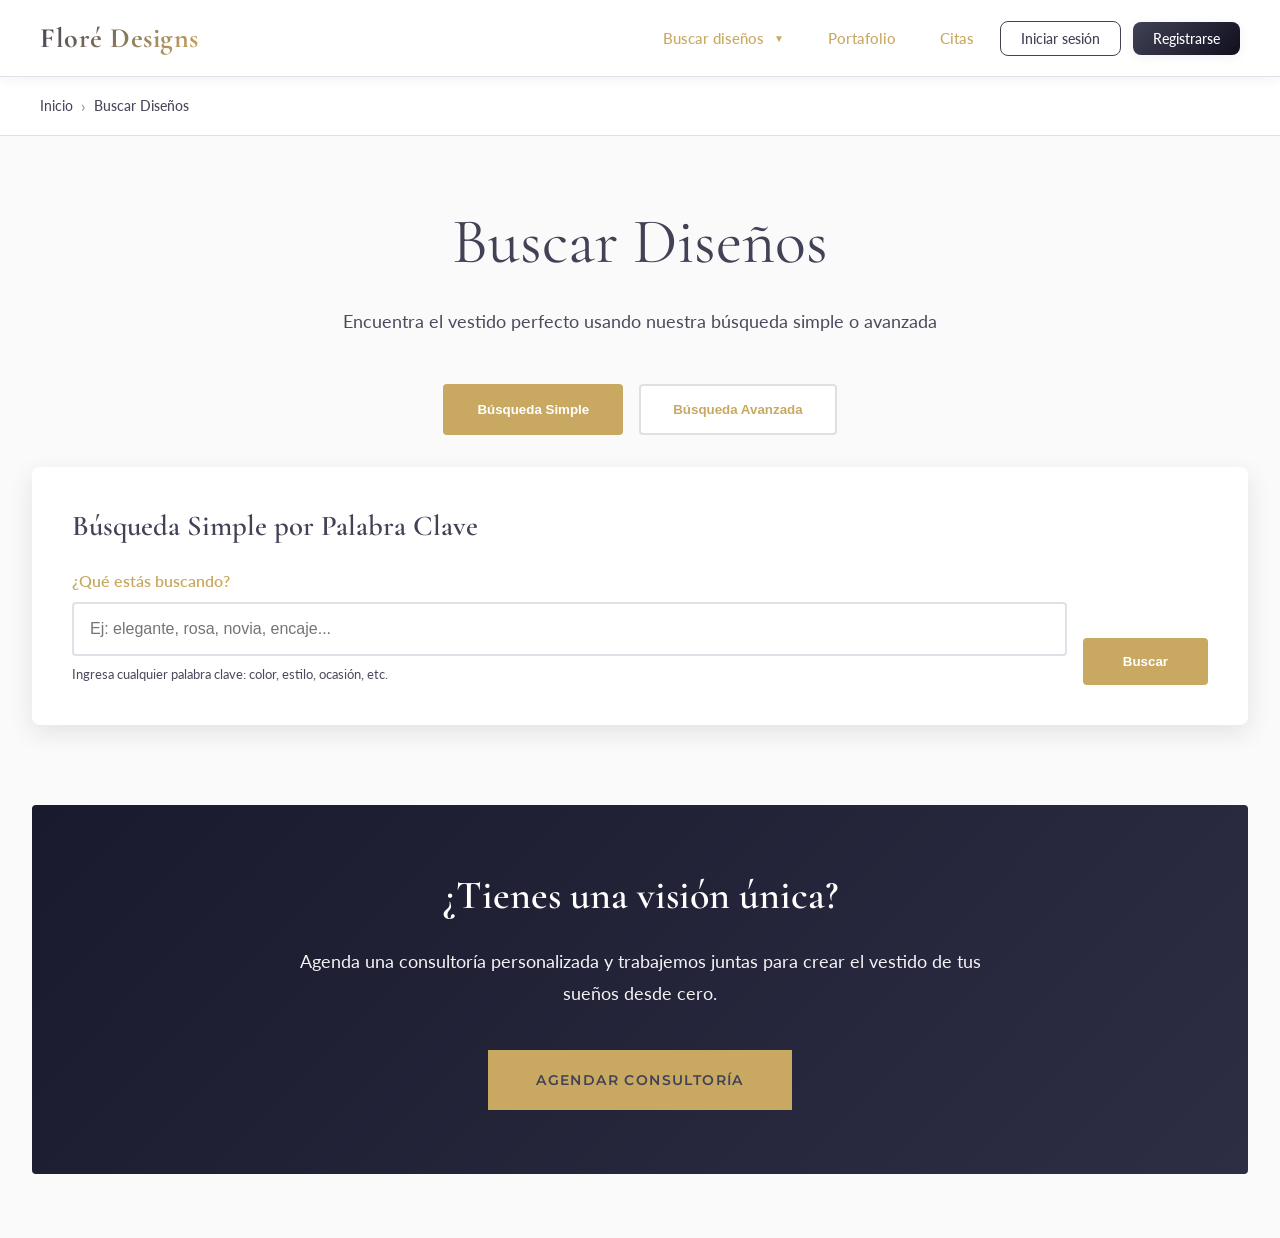
<file: buscar-disenos.html>
<!DOCTYPE html>
<html lang="es">
<head>
    <meta charset="UTF-8">
    <meta name="viewport" content="width=device-width, initial-scale=1.0">
    <title>Buscar Diseños - Floré Designs</title>
    
    <link rel="preconnect" href="https://fonts.googleapis.com">
    <link rel="preconnect" href="https://fonts.gstatic.com" crossorigin>
    <link href="https://fonts.googleapis.com/css2?family=Cormorant+Garamond:wght@300;400;500;600;700&family=Lato:wght@300;400;700;900&family=Montserrat:wght@400;500;600;700&display=swap" rel="stylesheet">
    
    <link rel="stylesheet" href="css/styles.css">
</head>
<body>

<header>
    <nav class="menu">
        <h1 class="logo"><a href="index.html">Floré Designs</a></h1>
        <ul class="menu-principal">
            <li class="submenu">
                <a href="buscar-disenos.html">Buscar diseños <span class="dropdown-icon">▼</span></a>
                <ul class="menu-secundario">
                    <li><a href="por-tipo-vestido.html">Por tipo de vestido</a></li>
                    <li><a href="por-evento.html">Por evento</a></li>
        
            <!-- Reto: Modo Oscuro -->
            <li>
                <button class="btn-dark-mode" onclick="DarkModeModule.toggle()" title="Cambiar tema">
                    <span class="texto-tema">Modo oscuro</span>
                </button>
            </li>
        </ul>
            </li>
            <li><a href="portafolio.html">Portafolio</a></li>
            <li><a href="citas.html">Citas</a></li>
            <li class="submenu perfil-menu">
                <a href="perfil.html">Perfil <span class="dropdown-icon">▼</span></a>
                <ul class="menu-secundario">
                    <li class="cliente-menu-item"><a href="perfil.html">Mis datos</a></li>
                    <li class="cliente-menu-item"><a href="mis-pedidos.html">Mis pedidos</a></li>
                    <li class="admin-menu-item" style="display:none;"><a href="admin.html">Panel Admin</a></li>
                    <li><a href="#" onclick="auth.logout(); return false;">Cerrar sesion</a></li>
                </ul>
            </li>
            <li class="auth-buttons">
                <button class="auth-button secondary iniciar-sesion-btn" onclick="openAuthModal('login')">Iniciar sesión</button>
                <button class="auth-button primary registro-btn" onclick="openAuthModal('register')">Registrarse</button>
            </li>
        </ul>
    </nav>
</header>

<div class="breadcrumbs">
    <ol>
        <li><a href="index.html">Inicio</a></li>
        <li class="current">Buscar Diseños</li>
    </ol>
</div>

<main style="padding: 4rem 2rem; max-width: 1400px; margin: 0 auto;">
    
    <div style="text-align: center; margin-bottom: 3rem;">
        <h1 style="font-family: var(--font-heading); font-size: clamp(2.5rem, 5vw, 4rem); font-weight: 400; color: var(--primary-color); margin-bottom: 1.5rem;">
            Buscar Diseños
        </h1>
        <p style="font-size: 1.125rem; color: var(--text-medium); max-width: 700px; margin: 0 auto;">
            Encuentra el vestido perfecto usando nuestra búsqueda simple o avanzada
        </p>
    </div>

    <!-- Tabs de Búsqueda -->
    <div style="display: flex; justify-content: center; gap: 1rem; margin-bottom: 2rem;">
        <button id="simpleTab" class="search-tab active" onclick="switchSearchTab('simple')">
            Búsqueda Simple
        </button>
        <button id="advancedTab" class="search-tab" onclick="switchSearchTab('advanced')">
            Búsqueda Avanzada
        </button>
    </div>

    <!-- BÚSQUEDA SIMPLE -->
    <div id="simpleSearch" class="search-panel active">
        <div class="adv-search-box" style="padding: 2.5rem; border-radius: 8px; box-shadow: var(--shadow-md); margin-bottom: 3rem;">
            <h2 style="font-family: var(--font-heading); font-size: 1.8rem; color: var(--primary-color); margin-bottom: 1.5rem;">
                Búsqueda Simple por Palabra Clave
            </h2>
            <form id="simpleSearchForm" onsubmit="realizarBusquedaSimple(event)" style="display: flex; gap: 1rem; align-items: flex-end;">
                <div style="flex: 1;">
                    <label for="simpleQuery" class="adv-label" style="display: block; margin-bottom: 0.5rem; font-weight: 600;">
                        ¿Qué estás buscando?
                    </label>
                    <input 
                        type="text" 
                        id="simpleQuery" 
                        placeholder="Ej: elegante, rosa, novia, encaje..."
                        class="adv-input" style="width: 100%; padding: 1rem; border: 2px solid var(--border-color, #ddd); border-radius: 4px; font-size: 1rem; transition: border-color 0.3s; background: transparent; color: inherit;"
                    >
                    <small style="display: block; margin-top: 0.5rem; color: var(--text-medium);">
                        Ingresa cualquier palabra clave: color, estilo, ocasión, etc.
                    </small>
                </div>
                <button type="submit" style="padding: 1rem 2.5rem; background: var(--secondary-color); color: white; border: none; border-radius: 4px; font-weight: 600; cursor: pointer; transition: background 0.3s; white-space: nowrap;">
                    Buscar
                </button>
            </form>
        </div>
    </div>

    <!-- BÚSQUEDA AVANZADA -->
    <div id="advancedSearch" class="search-panel" style="display: none;">
        <div class="adv-search-box" style="padding: 2.5rem; border-radius: 8px; box-shadow: var(--shadow-md); margin-bottom: 3rem;">
            <h2 style="font-family: var(--font-heading); font-size: 1.8rem; color: var(--primary-color); margin-bottom: 1.5rem;">
                Búsqueda Avanzada con Filtros
            </h2>
            <form id="advancedSearchForm" onsubmit="realizarBusquedaAvanzada(event)">
                <div style="display: grid; grid-template-columns: repeat(auto-fit, minmax(250px, 1fr)); gap: 1.5rem; margin-bottom: 1.5rem;">
                    
                    <!-- Palabra clave -->
                    <div>
                        <label for="advQuery" class="adv-label" style="display: block; margin-bottom: 0.5rem; font-weight: 600;">
                            Palabra clave
                        </label>
                        <input 
                            type="text" 
                            id="advQuery" 
                            placeholder="Buscar..."
                            class="adv-input"
                            style="width: 100%; padding: 0.875rem; border: 2px solid var(--border-color, #ddd); border-radius: 4px; font-size: 1rem; background: transparent; color: inherit;"
                        >
                    </div>

                    <!-- Categoría -->
                    <div>
                        <label for="advCategoria" class="adv-label" style="display: block; margin-bottom: 0.5rem; font-weight: 600;">
                            Categoría
                        </label>
                        <select 
                            id="advCategoria"
                            class="adv-input"
                            style="width: 100%; padding: 0.875rem; border: 2px solid var(--border-color, #ddd); border-radius: 4px; font-size: 1rem; cursor: pointer; background: transparent; color: inherit;"
                        >
                            <option value="">Todas las categorías</option>
                            <option value="novia">Vestidos de Novia</option>
                            <option value="xv-anos">Vestidos de XV Años</option>
                            <option value="gala">Vestidos de Gala</option>
                            <option value="coctel">Vestidos de Cóctel</option>
                            <option value="madrina">Vestidos de Madrina</option>
                        </select>
                    </div>

                    <!-- Evento -->
                    <div>
                        <label for="advEvento" class="adv-label" style="display: block; margin-bottom: 0.5rem; font-weight: 600;">
                            Tipo de Evento
                        </label>
                        <select 
                            id="advEvento"
                            class="adv-input"
                            style="width: 100%; padding: 0.875rem; border: 2px solid var(--border-color, #ddd); border-radius: 4px; font-size: 1rem; cursor: pointer; background: transparent; color: inherit;"
                        >
                            <option value="">Todos los eventos</option>
                            <option value="boda">Boda</option>
                            <option value="quince-anos">XV Años</option>
                            <option value="gala">Gala</option>
                            <option value="coctel">Cóctel</option>
                        </select>
                    </div>

                    <!-- Color -->
                    <div>
                        <label for="advColor" class="adv-label" style="display: block; margin-bottom: 0.5rem; font-weight: 600;">
                            Color
                        </label>
                        <select 
                            id="advColor"
                            class="adv-input"
                            style="width: 100%; padding: 0.875rem; border: 2px solid var(--border-color, #ddd); border-radius: 4px; font-size: 1rem; cursor: pointer; background: transparent; color: inherit;"
                        >
                            <option value="">Todos los colores</option>
                            <option value="blanco">Blanco</option>
                            <option value="marfil">Marfil</option>
                            <option value="crema">Crema</option>
                            <option value="rosa">Rosa</option>
                            <option value="rojo">Rojo</option>
                            <option value="azul">Azul</option>
                            <option value="negro">Negro</option>
                            <option value="verde">Verde</option>
                            <option value="fucsia">Fucsia</option>
                        </select>
                    </div>

                </div>

                <div style="display: flex; gap: 1rem; justify-content: flex-end; margin-top: 1rem;">
                    <button type="button" onclick="limpiarFiltros()" class="btn-limpiar" style="padding: 1rem 2rem; background: var(--bg-medium, #f5f5f5); color: inherit; border: 1px solid var(--border-color, #ddd); border-radius: 4px; font-weight: 600; cursor: pointer;">
                        Limpiar Filtros
                    </button>
                    <button type="submit" style="padding: 1rem 2.5rem; background: var(--secondary-color); color: white; border: none; border-radius: 4px; font-weight: 600; cursor: pointer;">
                        Buscar con Filtros
                    </button>
                </div>
            </form>
        </div>
    </div>

    <!-- Resultados -->
    <div id="searchResults" style="display: none;">
        <!-- Estadísticas -->
        <div id="searchStats" style="background: linear-gradient(135deg, var(--primary-color), var(--secondary-color)); color: white; padding: 1.5rem; border-radius: 8px; margin-bottom: 2rem; text-align: center;">
        </div>

        <!-- Grid de resultados -->
        <div id="resultsGrid" style="display: grid; grid-template-columns: repeat(auto-fill, minmax(320px, 1fr)); gap: 2rem;">
        </div>

        <!-- Sin resultados -->
        <div id="noResults" style="display: none; text-align: center; padding: 4rem 2rem;">
            
            <h3 style="font-family: var(--font-heading); font-size: 1.8rem; color: var(--primary-color); margin-bottom: 1rem;">
                No se encontraron resultados
            </h3>
            <p style="color: var(--text-medium); margin-bottom: 2rem;">
                Intenta ajustar tus filtros o realizar una búsqueda diferente
            </p>
            <button onclick="limpiarFiltros()" style="padding: 1rem 2rem; background: var(--secondary-color); color: white; border: none; border-radius: 4px; font-weight: 600; cursor: pointer;">
                Limpiar Filtros
            </button>
        </div>
    </div>

    <!-- Enlaces Rápidos -->
    <div style="margin-top: 5rem; padding: 4rem; background: linear-gradient(135deg, var(--bg-dark), var(--primary-light)); color: white; border-radius: 4px; text-align: center;">
        <h2 style="font-family: var(--font-heading); font-size: 2.5rem; margin-bottom: 1.5rem; color: white;">
            ¿Tienes una visión única?
        </h2>
        <p style="font-size: 1.125rem; line-height: 1.8; max-width: 700px; margin: 0 auto 2.5rem; opacity: 0.95;">
            Agenda una consultoría personalizada y trabajemos juntas para crear el vestido de tus sueños desde cero.
        </p>
        <a href="citas.html" style="display: inline-block; padding: 1.2rem 3rem; background: var(--secondary-color); color: var(--primary-color); text-decoration: none; font-family: var(--font-accent); font-weight: 600; text-transform: uppercase; letter-spacing: 0.1em; font-size: 0.875rem; border-radius: 0; transition: all var(--transition-normal);">
            Agendar Consultoría
        </a>
    </div>

</main>

<style>
.search-tab {
    padding: 1rem 2rem;
    background: white;
    border: 2px solid #e0e0e0;
    border-radius: 4px;
    font-weight: 600;
    cursor: pointer;
    transition: all 0.3s;
    color: var(--text-dark);
}

.search-tab:hover {
    border-color: var(--secondary-color);
}

.search-tab.active {
    background: var(--secondary-color);
    color: white;
    border-color: var(--secondary-color);
}

.search-panel {
    animation: fadeIn 0.3s;
}

.price-preset {
    padding: 0.5rem 1rem;
    background: #f5f5f5;
    border: 1px solid #ddd;
    border-radius: 4px;
    cursor: pointer;
    font-size: 0.875rem;
    transition: all 0.3s;
}

.price-preset:hover {
    background: var(--secondary-light);
    border-color: var(--secondary-color);
    color: var(--secondary-color);
}

.result-card {
    background: white;
    border-radius: 8px;
    overflow: hidden;
    box-shadow: var(--shadow-md);
    transition: transform 0.3s, box-shadow 0.3s;
}

.result-card:hover {
    transform: translateY(-5px);
    box-shadow: var(--shadow-lg);
}

.result-image {
    width: 100%;
    height: 250px;
    background: linear-gradient(135deg, var(--accent-light), var(--tertiary-light));
    display: flex;
    align-items: center;
    justify-content: center;
    font-size: 4rem;
}

.result-content {
    padding: 1.5rem;
}

.result-title {
    font-family: var(--font-heading);
    font-size: 1.5rem;
    color: var(--primary-color);
    margin-bottom: 0.75rem;
}

.result-description {
    color: var(--text-medium);
    line-height: 1.6;
    margin-bottom: 1rem;
}

.result-details {
    display: flex;
    gap: 0.5rem;
    flex-wrap: wrap;
    margin-bottom: 1rem;
}

.result-badge {
    padding: 0.25rem 0.75rem;
    background: var(--bg-light);
    border-radius: 12px;
    font-size: 0.875rem;
    color: var(--text-medium);
}

.result-price {
    font-size: 1.5rem;
    font-weight: bold;
    color: var(--secondary-color);
    margin-bottom: 1rem;
}

.result-button {
    display: block;
    width: 100%;
    padding: 0.875rem;
    background: var(--primary-color);
    color: white;
    text-align: center;
    text-decoration: none;
    border-radius: 4px;
    font-weight: 600;
    transition: background 0.3s;
}

.result-button:hover {
    background: var(--secondary-color);
}

@keyframes fadeIn {
    from { opacity: 0; transform: translateY(10px); }
    to { opacity: 1; transform: translateY(0); }
}
</style>

<script>
// Variables globales
let currentSearchType = 'simple';

// Cambiar entre tabs
function switchSearchTab(type) {
    currentSearchType = type;
    
    // Actualizar tabs
    document.getElementById('simpleTab').classList.toggle('active', type === 'simple');
    document.getElementById('advancedTab').classList.toggle('active', type === 'advanced');
    
    // Mostrar/ocultar paneles
    document.getElementById('simpleSearch').style.display = type === 'simple' ? 'block' : 'none';
    document.getElementById('advancedSearch').style.display = type === 'advanced' ? 'block' : 'none';
    
    // Ocultar resultados al cambiar de tab
    document.getElementById('searchResults').style.display = 'none';
}

// Base de datos local de vestidos (espejo de search-api.php)
const VESTIDOS_DB = [
    { id:1, nombre:'Vestido de Novia Clásico', descripcion:'Elegante vestido de novia con encaje francés y cola larga', categoria:'novia', evento:'boda', color:'Blanco', disponible:true },
    { id:2, nombre:'Vestido de Gala Sirena', descripcion:'Diseño sirena con pedrería y escote corazón', categoria:'gala', evento:'gala', color:'Rojo', disponible:true },
    { id:3, nombre:'Vestido de XV Años Rosa', descripcion:'Vestido de quince años estilo princesa con tul y cristales', categoria:'xv-anos', evento:'quince-anos', color:'Rosa', disponible:true },
    { id:4, nombre:'Vestido de Novia Minimalista', descripcion:'Diseño moderno y minimalista con satén italiano', categoria:'novia', evento:'boda', color:'Marfil', disponible:true },
    { id:5, nombre:'Vestido Cóctel Negro', descripcion:'Vestido corto elegante para eventos sociales', categoria:'coctel', evento:'coctel', color:'Negro', disponible:true },
    { id:6, nombre:'Vestido de Gala Largo', descripcion:'Vestido largo con lentejuelas y escote en V', categoria:'gala', evento:'gala', color:'Azul', disponible:true },
    { id:7, nombre:'Vestido de XV Años Azul', descripcion:'Vestido de quince años con bordados florales', categoria:'xv-anos', evento:'quince-anos', color:'Azul cielo', disponible:true },
    { id:8, nombre:'Vestido de Novia Bohemio', descripcion:'Estilo boho chic con encaje y manga larga', categoria:'novia', evento:'boda', color:'Crema', disponible:true },
    { id:9, nombre:'Vestido Cóctel Fucsia', descripcion:'Diseño juvenil y moderno para eventos casuales', categoria:'coctel', evento:'coctel', color:'Fucsia', disponible:true },
    { id:10, nombre:'Vestido de Madrina Elegante', descripcion:'Vestido largo para madrina con detalles dorados', categoria:'madrina', evento:'boda', color:'Verde esmeralda', disponible:true }
];

// Emojis por categoría
const CATEGORIA_ICONS = { novia:'Novia', 'xv-anos':'XV', gala:'Gala', coctel:'Coctel', madrina:'Madrina' };

// Búsqueda simple
function realizarBusquedaSimple(event) {
    event.preventDefault();
    const query = document.getElementById('simpleQuery').value.trim();
    if (!query) {
        mostrarError('Por favor ingresa un término de búsqueda');
        return;
    }
    const resultados = buscarLocal({ q: query });
    mostrarResultados({ total_resultados: resultados.length, resultados }, { Búsqueda: query });
}

// Búsqueda avanzada
function realizarBusquedaAvanzada(event) {
    event.preventDefault();
    const query    = document.getElementById('advQuery').value.trim();
    const categoria = document.getElementById('advCategoria').value;
    const evento   = document.getElementById('advEvento').value;
    const color    = document.getElementById('advColor').value;

    if (!query && !categoria && !evento && !color) {
        mostrarError('Selecciona al menos un filtro o escribe una palabra clave');
        return;
    }

    const resultados = buscarLocal({ q: query, categoria, evento, color });
    const params = {};
    if (query) params['Búsqueda'] = query;
    if (categoria) params['Categoría'] = getCategoriaLabel(categoria);
    if (evento) params['Evento'] = getEventoLabel(evento);
    if (color) params['Color'] = color;
    mostrarResultados({ total_resultados: resultados.length, resultados }, params);
}

// Motor de búsqueda local
function buscarLocal({ q = '', categoria = '', evento = '', color = '' }) {
    return VESTIDOS_DB.filter(v => {
        const texto = (v.nombre + ' ' + v.descripcion + ' ' + v.color).toLowerCase();
        const matchQ = !q || texto.includes(q.toLowerCase());
        const matchCat = !categoria || v.categoria === categoria;
        const matchEv = !evento || v.evento === evento;
        const matchColor = !color || v.color.toLowerCase().includes(color.toLowerCase());
        return matchQ && matchCat && matchEv && matchColor;
    });
}

function mostrarError(msg) {
    alert(msg);
}

// Mostrar resultados
function mostrarResultados(data, params) {
    const resultsSection = document.getElementById('searchResults');
    const statsDiv = document.getElementById('searchStats');
    const gridDiv = document.getElementById('resultsGrid');
    const noResultsDiv = document.getElementById('noResults');
    
    resultsSection.style.display = 'block';
    
    // Scroll a resultados
    resultsSection.scrollIntoView({ behavior: 'smooth', block: 'start' });
    
    // Mostrar estadísticas
    const paramsText = Object.entries(params)
        .filter(([key, value]) => value)
        .map(([key, value]) => `${key}: "${value}"`)
        .join(' | ');
    
    statsDiv.innerHTML = `
        <h3 style="font-size: 1.5rem; margin-bottom: 0.5rem;">
            ${data.total_resultados} resultado${data.total_resultados !== 1 ? 's' : ''} encontrado${data.total_resultados !== 1 ? 's' : ''}
        </h3>
        <p style="opacity: 0.9;">${paramsText || 'Todos los vestidos'}</p>
    `;
    
    if (data.total_resultados === 0) {
        gridDiv.style.display = 'none';
        noResultsDiv.style.display = 'block';
    } else {
        gridDiv.style.display = 'grid';
        noResultsDiv.style.display = 'none';
        
        // Generar cards de resultados
        gridDiv.innerHTML = data.resultados.map(vestido => `
            <div class="result-card" style="animation: fadeInUp 0.4s ease both;">
                <div class="result-image" style="height:160px; background: linear-gradient(135deg, var(--primary-color), var(--secondary-color)); display:flex; align-items:center; justify-content:center; font-size:1rem; font-weight:700; color:white; letter-spacing:0.1em; text-transform:uppercase; border-radius:8px 8px 0 0;">
                    ${CATEGORIA_ICONS[vestido.categoria] || getCategoriaLabel(vestido.categoria)}
                </div>
                <div class="result-content">
                    <h3 class="result-title">${vestido.nombre}</h3>
                    <p class="result-description">${vestido.descripcion}</p>
                    <div class="result-details">
                        <span class="result-badge">${getCategoriaLabel(vestido.categoria)}</span>
                        <span class="result-badge">${getEventoLabel(vestido.evento)}</span>
                        <span class="result-badge" style="background: rgba(var(--secondary-rgb, 180,140,60),0.15);">${vestido.color}</span>
                    </div>
                    <a href="citas.html" class="result-button" style="margin-top:1.25rem; display:inline-block; padding:0.75rem 1.5rem; background:var(--secondary-color); color:white; border-radius:4px; text-decoration:none; font-weight:600; transition:opacity 0.2s;">Agendar Cita</a>
                </div>
            </div>
        `).join('');
    }
}

// Helpers
function getCategoriaLabel(categoria) {
    const labels = {
        'novia': 'Novia',
        'xv-anos': 'XV Años',
        'gala': 'Gala',
        'coctel': 'Cóctel',
        'madrina': 'Madrina'
    };
    return labels[categoria] || categoria;
}

function getEventoLabel(evento) {
    const labels = {
        'boda': 'Boda',
        'quince-anos': 'XV Años',
        'gala': 'Gala',
        'coctel': 'Cóctel'
    };
    return labels[evento] || evento;
}

// setRangoPrecio eliminado - sin filtro de precio

function limpiarFiltros() {
    document.getElementById('advQuery').value = '';
    document.getElementById('advCategoria').value = '';
    document.getElementById('advEvento').value = '';
    const colorEl = document.getElementById('advColor');
    if (colorEl) colorEl.value = '';
    document.getElementById('simpleQuery').value = '';
    document.getElementById('searchResults').style.display = 'none';
}
</script>

<!-- Modal de Autenticación -->
<div id="authModal" class="modal">
    <div class="modal-content">
        <div class="modal-header" style="position: relative;">
            <button class="close-modal" onclick="closeAuthModal()">×</button>
            <h2>Bienvenido</h2>
            
                        <!-- Pestanas de usuario -->
            <div class="modal-tabs">
                <button id="loginTab" class="modal-tab active" onclick="switchAuthTab('login')">Iniciar sesion</button>
                <button id="registerTab" class="modal-tab" onclick="switchAuthTab('register')">Registrarse</button>
            </div>
        </div>

        <div class="modal-body">
            
            <!-- Formulario de inicio de sesión -->
            <div id="loginForm" class="tab-content active">
                <form onsubmit="handleLogin(event)">
                    <div class="form-group">
                        <label for="loginEmail">Correo electrónico</label>
                        <input type="email" id="loginEmail" placeholder="tu@email.com" required>
                    </div>

                    <div class="form-group">
                        <label for="loginPassword">Contraseña</label>
                        <input type="password" id="loginPassword" placeholder="Tu contraseña" required>
                    </div>

                    <button type="submit" class="btn" style="width: 100%; margin-top: 1rem;">
                        Iniciar sesión
                    </button>

                    <div style="text-align: center; margin-top: 1.5rem; padding-top: 1.5rem; border-top: 1px solid var(--border-color); color: var(--text-medium); font-size: 0.875rem;">
                        <p>¿No tienes cuenta? Usa la pestaña "Registrarse".</p>
                        <p style="margin-top: 0.5rem;">No tienes cuenta? <a href="#" onclick="switchAuthTab('register'); return false;" style="color: var(--primary-color); font-weight: 500;">Registrate aqui</a></p>
                    </div>
                </form>
            </div>

            <!-- Formulario de registro -->
            <div id="registerForm" class="tab-content">
                <form onsubmit="handleRegister(event)">
                    <div class="form-group">
                        <label for="registerNombre">Nombre completo *</label>
                        <input type="text" id="registerNombre"
                               placeholder="Tu nombre completo"
                               pattern="[a-zA-ZáéíóúÁÉÍÓÚñÑ\s]{2,}"
                               title="Solo letras y espacios, mínimo 2 caracteres"
                               required>
                    </div>

                    <div class="form-group">
                        <label for="registerEmail">Correo electrónico *</label>
                        <input type="email" id="registerEmail"
                               placeholder="tu@email.com"
                               pattern="[a-zA-Z0-9._%+\-]+@[a-zA-Z0-9.\-]+\.[a-zA-Z]{2,}"
                               title="Ingresa un correo válido: nombre@dominio.com"
                               required>
                    </div>

                    <div class="form-group">
                        <label for="registerTelefono">Teléfono *</label>
                        <input type="tel" id="registerTelefono"
                               placeholder="(449) 123-4567"
                               pattern="(\(\d{3}\)\s?\d{3}-\d{4}|\d{10})"
                               title="Formato: (449) 123-4567 o 10 dígitos"
                               required>
                    </div>

                    <div class="form-group">
                        <label for="registerPassword">Contraseña *</label>
                        <input type="password" id="registerPassword"
                               placeholder="Mínimo 6 caracteres, letras y números"
                               minlength="6"
                               pattern="(?=.*[A-Za-z])(?=.*\d).{6,}"
                               title="Al menos 6 caracteres, una letra y un número"
                               required
                               oninput="ValidacionesModule && actualizarFuerzaPassword(this.value)">
                        <!-- Indicador visual de fuerza de contraseña -->
                        <div class="pwd-fuerza" id="pwdFuerza"></div>
                        <span class="pwd-fuerza-texto" id="pwdFuerzaTexto" style="color:#888;"></span>
                    </div>

                    <div class="form-group">
                        <label for="registerConfirmPassword">Confirmar contraseña *</label>
                        <input type="password" id="registerConfirmPassword"
                               placeholder="Repite tu contraseña"
                               minlength="6"
                               required>
                    </div>

                    <!-- ========================================
                         ACTIVIDAD 7: CAPTCHA / Verificacion Humana
                         Pregunta matematica generada aleatoriamente.
                         El formulario no se envia si falla.
                    ======================================== -->
                    <div id="captchaContenedor"></div>

                    <button type="submit" class="btn" style="width: 100%; margin-top: 1rem;">
                        Crear cuenta
                    </button>

                    <div style="text-align: center; margin-top: 1.5rem; padding-top: 1.5rem; border-top: 1px solid var(--border-color); color: var(--text-medium); font-size: 0.875rem;">
                        <p>¿Ya tienes cuenta? <a href="#" onclick="switchAuthTab('login'); return false;" style="color: var(--primary-color); font-weight: 500;">Inicia sesión aquí</a></p>
                    </div>
                </form>
            </div>


            
        </div>
    </div>
</div>

<script src="js/darkmode.js"></script>
<script src="js/dom.js"></script>
<script src="js/validaciones.js"></script>
<script src="js/captcha.js"></script>
<script src="js/auth.api.js"></script>
<script src="js/main.js"></script>

</body>
</html>
</file>
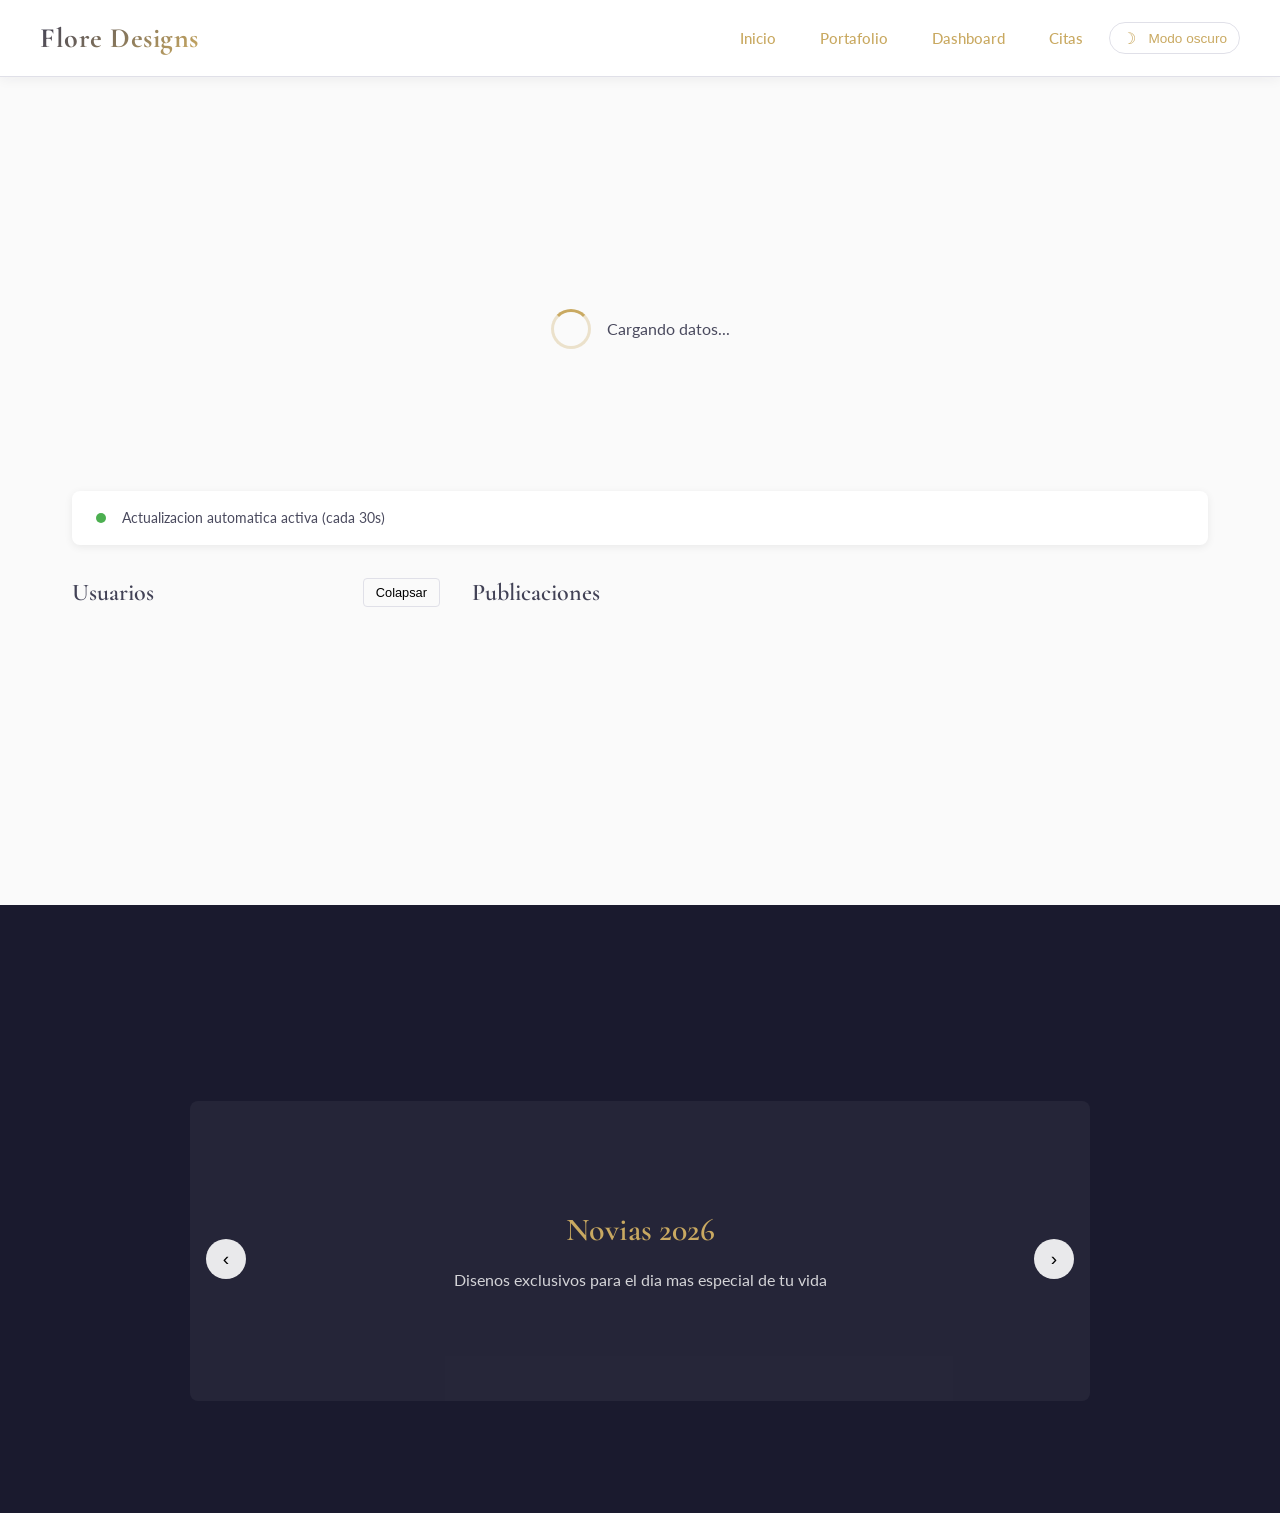
<file: dashboard.html>
<!DOCTYPE html>
<html lang="es">
<head>
    <meta charset="UTF-8">
    <meta name="viewport" content="width=device-width, initial-scale=1.0">
    <title>Dashboard - Flore Designs</title>
    <link rel="preconnect" href="https://fonts.googleapis.com">
    <link rel="preconnect" href="https://fonts.gstatic.com" crossorigin>
    <link href="https://fonts.googleapis.com/css2?family=Cormorant+Garamond:wght@300;400;500;600;700&family=Lato:wght@300;400;700&family=Montserrat:wght@400;500;600;700&display=swap" rel="stylesheet">
    <link rel="stylesheet" href="css/styles.css">
    <link rel="stylesheet" href="css/animations.css">
</head>
<body>

<!-- Encabezado reutilizado -->
<header>
    <nav class="menu">
        <h1 class="logo"><a href="index.html">Flore Designs</a></h1>
        <ul class="menu-principal">
            <li><a href="index.html">Inicio</a></li>
            <li><a href="portafolio.html">Portafolio</a></li>
            <li><a href="dashboard.html" style="color: var(--secondary-color);">Dashboard</a></li>
            <li><a href="citas.html">Citas</a></li>

            <!-- Reto: Modo Oscuro -->
            <li>
                <button class="btn-dark-mode" onclick="DarkModeModule.toggle()" title="Cambiar tema">
                    <span class="texto-tema">Modo oscuro</span>
                </button>
            </li>
        </ul>
    </nav>
</header>

<main style="max-width: 1200px; margin: 4rem auto; padding: 0 2rem;">

    <!-- Titulo de la pagina -->
    <div class="oculto" style="margin-bottom: 3rem;">
        <h1 style="font-family: var(--font-heading); font-size: 3rem; color: var(--primary-color);">
            Dashboard
        </h1>
        <p style="color: var(--text-medium);">
            Carga asincrona de datos desde API externa con cache, debounce y polling en tiempo real.
        </p>
    </div>

    <!-- Indicador de carga -->
    <div id="loader" class="loader-contenedor">
        <div class="loader"></div>
        <span style="margin-left: 1rem; color: var(--text-medium);">Cargando datos...</span>
    </div>

    <!-- Mensaje de error de red -->
    <div id="errorRed" style="display: none; background: #fff5f5; border: 1px solid #c62828; padding: 1rem 1.5rem; border-radius: 8px; color: #c62828; margin-bottom: 2rem;">
        No se pudieron cargar algunos datos. Verifica tu conexion a internet.
    </div>

    <!-- Buscador con debounce -->
    <div class="oculto retraso-1" style="margin-bottom: 2rem;">
        <label for="buscadorApi" style="display: block; font-weight: 600; margin-bottom: 0.5rem; font-family: var(--font-accent);">
            Buscar publicaciones (con debounce de 400ms)
        </label>
        <input
            type="text"
            id="buscadorApi"
            placeholder="Escribe para buscar..."
            style="width: 100%; padding: 0.75rem 1rem; border: 1px solid #ccc; border-radius: 6px; font-size: 1rem; outline: none;"
        >
    </div>

    <!-- Indicador de nuevos datos (polling) -->
    <div id="indicadorPolling" style="display: flex; align-items: center; gap: 1rem; margin-bottom: 2rem; padding: 1rem 1.5rem; background: white; border-radius: 8px; box-shadow: 0 2px 8px rgba(0,0,0,0.07);">
        <div style="width: 10px; height: 10px; background: #4caf50; border-radius: 50%; animation: girar 2s linear infinite;"></div>
        <span style="font-size: 0.875rem; color: var(--text-medium);">Actualizacion automatica activa (cada 30s)</span>
        <span id="contadorNuevos" style="margin-left: auto; font-size: 0.875rem; font-weight: 600; color: var(--secondary-color);"></span>
    </div>

    <!-- Grid: Usuarios y Publicaciones -->
    <div style="display: grid; grid-template-columns: 1fr 2fr; gap: 2rem;">

        <!-- Panel de Usuarios -->
        <div>
            <div style="display: flex; align-items: center; justify-content: space-between; margin-bottom: 1rem;">
                <h2 style="font-family: var(--font-heading); font-size: 1.5rem; color: var(--primary-color);">
                    Usuarios
                </h2>
                <!-- Boton que usa togglePanel (mostrar/ocultar sin display:none) -->
                <button
                    onclick="AnimationsModule.togglePanel(document.getElementById('panelUsuarios'))"
                    style="padding: 0.35rem 0.75rem; background: transparent; border: 1px solid var(--border-color); border-radius: 4px; cursor: pointer; font-size: 0.8rem;"
                >
                    Colapsar
                </button>
            </div>
            <div id="panelUsuarios" class="panel-colapsable" style="background: white; border-radius: 8px; box-shadow: 0 2px 8px rgba(0,0,0,0.07); overflow: hidden;">
                <ul id="listaUsuarios" style="list-style: none; padding: 0; margin: 0;"></ul>
            </div>
        </div>

        <!-- Panel de Publicaciones -->
        <div>
            <h2 style="font-family: var(--font-heading); font-size: 1.5rem; color: var(--primary-color); margin-bottom: 1rem;">
                Publicaciones
            </h2>
            <div id="listaPublicaciones" style="display: grid; gap: 1rem;"></div>
        </div>

    </div>

</main>

<!-- Carrusel de ejemplo (Practica 2) -->
<section style="padding: 6rem 2rem; background: var(--bg-dark); margin-top: 4rem;">
    <div style="max-width: 900px; margin: 0 auto;">
        <h2 class="oculto" style="font-family: var(--font-heading); font-size: 2.5rem; color: white; text-align: center; margin-bottom: 3rem;">
            Coleccion Destacada
        </h2>

        <!-- Carrusel -->
        <div class="carrusel-contenedor">
            <div class="carrusel-pista">
                <div class="carrusel-slide" style="padding: 2rem; background: rgba(255,255,255,0.05); border-radius: 8px; min-height: 300px; display: flex; align-items: center; justify-content: center; text-align: center; color: white;">
                    <div>
                        <h3 style="font-family: var(--font-heading); font-size: 2rem; margin-bottom: 1rem;">Novias 2026</h3>
                        <p style="opacity: 0.8;">Disenos exclusivos para el dia mas especial de tu vida</p>
                    </div>
                </div>
                <div class="carrusel-slide" style="padding: 2rem; background: rgba(201,169,97,0.1); border-radius: 8px; min-height: 300px; display: flex; align-items: center; justify-content: center; text-align: center; color: white;">
                    <div>
                        <h3 style="font-family: var(--font-heading); font-size: 2rem; margin-bottom: 1rem;">Quinceaneras</h3>
                        <p style="opacity: 0.8;">Elegancia y fantasia para tu gran celebracion</p>
                    </div>
                </div>
                <div class="carrusel-slide" style="padding: 2rem; background: rgba(108,92,231,0.1); border-radius: 8px; min-height: 300px; display: flex; align-items: center; justify-content: center; text-align: center; color: white;">
                    <div>
                        <h3 style="font-family: var(--font-heading); font-size: 2rem; margin-bottom: 1rem;">Alta Gala</h3>
                        <p style="opacity: 0.8;">Prendas de alta costura para eventos inolvidables</p>
                    </div>
                </div>
            </div>
            <button class="carrusel-btn anterior">&#8249;</button>
            <button class="carrusel-btn siguiente">&#8250;</button>
            <div class="carrusel-indicadores"></div>
        </div>

    </div>
</section>

<!-- Scripts: el orden importa -->
<script src="js/darkmode.js"></script>
<script src="js/cache.js"></script>
<script src="js/api.js"></script>
<script src="js/animations.js"></script>
<script src="js/carousel.js"></script>
<script src="js/dom.js"></script>
<script src="js/auth.api.js"></script>
    <script src="js/main.js"></script>

<script>
/* =====================================================
   CONTROLADOR DEL DASHBOARD - Practica 2
   Orquesta la carga asincrona, el buscador con debounce
   y el polling en tiempo real.
===================================================== */

document.addEventListener("DOMContentLoaded", async () => {
    await new Promise(resolve => auth.onReady(resolve)); // Espera a que la sesión termine de verificarse
    if (!auth.requerirAuth()) return; // Protección de ruta: redirige a index si no hay sesión

    // Inicia animaciones de scroll
    AnimationsModule.iniciar();

    // Inicia el carrusel
    CarouselModule.inicializarTodos({ intervalo: 5000 });

    const loader             = document.getElementById("loader");
    const errorRed           = document.getElementById("errorRed");
    const listaUsuarios      = document.getElementById("listaUsuarios");
    const listaPublicaciones = document.getElementById("listaPublicaciones");
    const buscador           = document.getElementById("buscadorApi");
    const contadorNuevos     = document.getElementById("contadorNuevos");

    let publicacionesGlobales = [];
    let numeroPrevio = 0;

    /* --------------------------------------------------
       MOSTRAR / OCULTAR LOADER
       Usa classList en lugar de display para aprovechar
       la transicion definida en animations.css
    -------------------------------------------------- */
    const mostrarLoader = () => {
        loader.classList.remove("ocultar");
        loader.style.display = "flex";
    };

    const ocultarLoader = () => {
        loader.classList.add("ocultar");
        setTimeout(() => { loader.style.display = "none"; }, 300);
    };

    /* --------------------------------------------------
       RENDERIZAR USUARIOS
    -------------------------------------------------- */
    const renderizarUsuarios = (usuarios) => {
        listaUsuarios.innerHTML = "";

        usuarios.forEach(u => {
            const li = document.createElement("li");
            li.style.cssText = "padding: 0.75rem 1rem; border-bottom: 1px solid #f0f0f0; font-size: 0.875rem;";
            li.innerHTML =
                "<strong style='display:block;'>" + u.name + "</strong>" +
                "<span style='color: var(--text-medium);'>" + u.email + "</span>";
            listaUsuarios.appendChild(li);
        });
    };

    /* --------------------------------------------------
       RENDERIZAR PUBLICACIONES
    -------------------------------------------------- */
    const renderizarPublicaciones = (publicaciones, esNueva = false) => {
        listaPublicaciones.innerHTML = "";

        publicaciones.slice(0, 10).forEach(p => {
            const div = document.createElement("div");
            div.style.cssText = "background: white; padding: 1rem 1.5rem; border-radius: 8px; box-shadow: 0 2px 8px rgba(0,0,0,0.07);";
            if (esNueva) div.classList.add("item-nuevo");

            div.innerHTML =
                "<p style='font-weight: 600; margin-bottom: 0.25rem; color: var(--primary-color); font-size: 0.9rem; text-transform: capitalize;'>" +
                p.title + "</p>" +
                "<p style='font-size: 0.8rem; color: var(--text-medium); line-height: 1.6;'>" +
                p.body + "</p>";

            listaPublicaciones.appendChild(div);
        });
    };

    /* --------------------------------------------------
       CARGA INICIAL (Promise.allSettled via cargarDashboard)
    -------------------------------------------------- */
    mostrarLoader();

    try {
        const datos = await APIModule.cargarDashboard();

        if (datos.errores.usuarios || datos.errores.publicaciones) {
            errorRed.style.display = "block";
        }

        if (datos.usuarios.length)      renderizarUsuarios(datos.usuarios);
        if (datos.publicaciones.length) {
            publicacionesGlobales = datos.publicaciones;
            numeroPrevio = datos.publicaciones.length;
            renderizarPublicaciones(datos.publicaciones);
        }

    } catch (err) {
        errorRed.textContent = "Error inesperado: " + err.message;
        errorRed.style.display = "block";
    } finally {
        ocultarLoader();
    }

    /* --------------------------------------------------
       BUSCADOR CON DEBOUNCE (400ms)
       No lanza peticion hasta que el usuario deje de escribir.
    -------------------------------------------------- */
    const buscarConDebounce = AnimationsModule.debounce(async (termino) => {
        if (!termino.trim()) {
            renderizarPublicaciones(publicacionesGlobales);
            return;
        }

        mostrarLoader();
        try {
            const resultados = await APIModule.buscarConCancelacion(termino);
            if (resultados !== null) {
                renderizarPublicaciones(resultados);
            }
        } catch (err) {
            errorRed.textContent = "Error al buscar: " + err.message;
            errorRed.style.display = "block";
        } finally {
            ocultarLoader();
        }
    }, 400);

    buscador.addEventListener("input", (e) => {
        buscarConDebounce(e.target.value);
    });

    /* --------------------------------------------------
       RETO FINAL OBLIGATORIO: POLLING INTELIGENTE
       Simula actualizacion en tiempo real usando polling
       con control de frecuencia adaptable.

       Cumple todos los requisitos:
         1. Animacion cuando llegan nuevos datos (item-nuevo + stagger)
         2. Prevencion de duplicados por ID de publicacion
         3. Notificacion visual con badge de conteo
         4. Control de frecuencia (30s, se puede pausar)
    -------------------------------------------------- */

    // Set de IDs ya mostrados para prevenir duplicados exactos
    const idsVistos = new Set();

    // Inicializa los IDs con los datos ya cargados
    if (publicacionesGlobales.length) {
        publicacionesGlobales.forEach(p => idsVistos.add(p.id));
    }

    // Badge de notificacion flotante
    const mostrarBadge = (cantidad) => {
        let badge = document.getElementById("badgeNuevos");
        if (!badge) {
            badge = document.createElement("div");
            badge.id = "badgeNuevos";
            badge.style.cssText = [
                "position:fixed", "top:80px", "right:24px", "z-index:9999",
                "background:#c9a961", "color:#1a1a2e", "font-weight:700",
                "padding:0.5rem 1.2rem", "border-radius:24px",
                "font-size:0.85rem", "box-shadow:0 4px 16px rgba(201,169,97,0.4)",
                "opacity:0", "transform:translateY(-12px)",
                "transition:opacity 0.3s ease,transform 0.3s ease"
            ].join(";");
            document.body.appendChild(badge);
        }
        badge.textContent = "[+] " + cantidad + " actualizacion(es) en vivo";
        requestAnimationFrame(() => {
            badge.style.opacity = "1";
            badge.style.transform = "translateY(0)";
        });
        setTimeout(() => {
            badge.style.opacity = "0";
            badge.style.transform = "translateY(-12px)";
        }, 4000);
    };

    const polling = setInterval(async () => {
        try {
            // Fuerza datos frescos limpiando el caché
            CacheModule.limpiar("publicaciones");
            const datos = await APIModule.cargarPublicaciones();

            // Filtra solo publicaciones con IDs no vistos (prevención de duplicados)
            const verdaderamenteNuevas = datos.filter(p => !idsVistos.has(p.id));

            if (verdaderamenteNuevas.length > 0) {
                // Registra los nuevos IDs para no mostrarlos dos veces
                verdaderamenteNuevas.forEach(p => idsVistos.add(p.id));
                numeroPrevio = datos.length;
                publicacionesGlobales = datos;

                // Re-renderiza con animación de entrada
                renderizarPublicaciones(datos, true);

                // Notificacion de animaciones module (toast inferior)
                AnimationsModule.mostrarNotificacionNuevos(
                    verdaderamenteNuevas.length + " actualización(es) recibida(s)"
                );

                // Badge flotante en esquina (notificacion visual adicional)
                mostrarBadge(verdaderamenteNuevas.length);

                contadorNuevos.textContent = "Actualizado";
                setTimeout(() => { contadorNuevos.textContent = ""; }, 5000);
            } else {
                contadorNuevos.textContent = "Sin cambios";
                setTimeout(() => { contadorNuevos.textContent = ""; }, 3000);
            }
        } catch (err) {
            console.warn("Polling: no se pudo actualizar.", err.message);
            contadorNuevos.textContent = "Sin conexion";
        }
    }, 30000); // cada 30 segundos

    // Limpia el polling al salir de la pagina para no dejar timers
    window.addEventListener("beforeunload", () => clearInterval(polling));

});
</script>

</body>
</html>
</file>
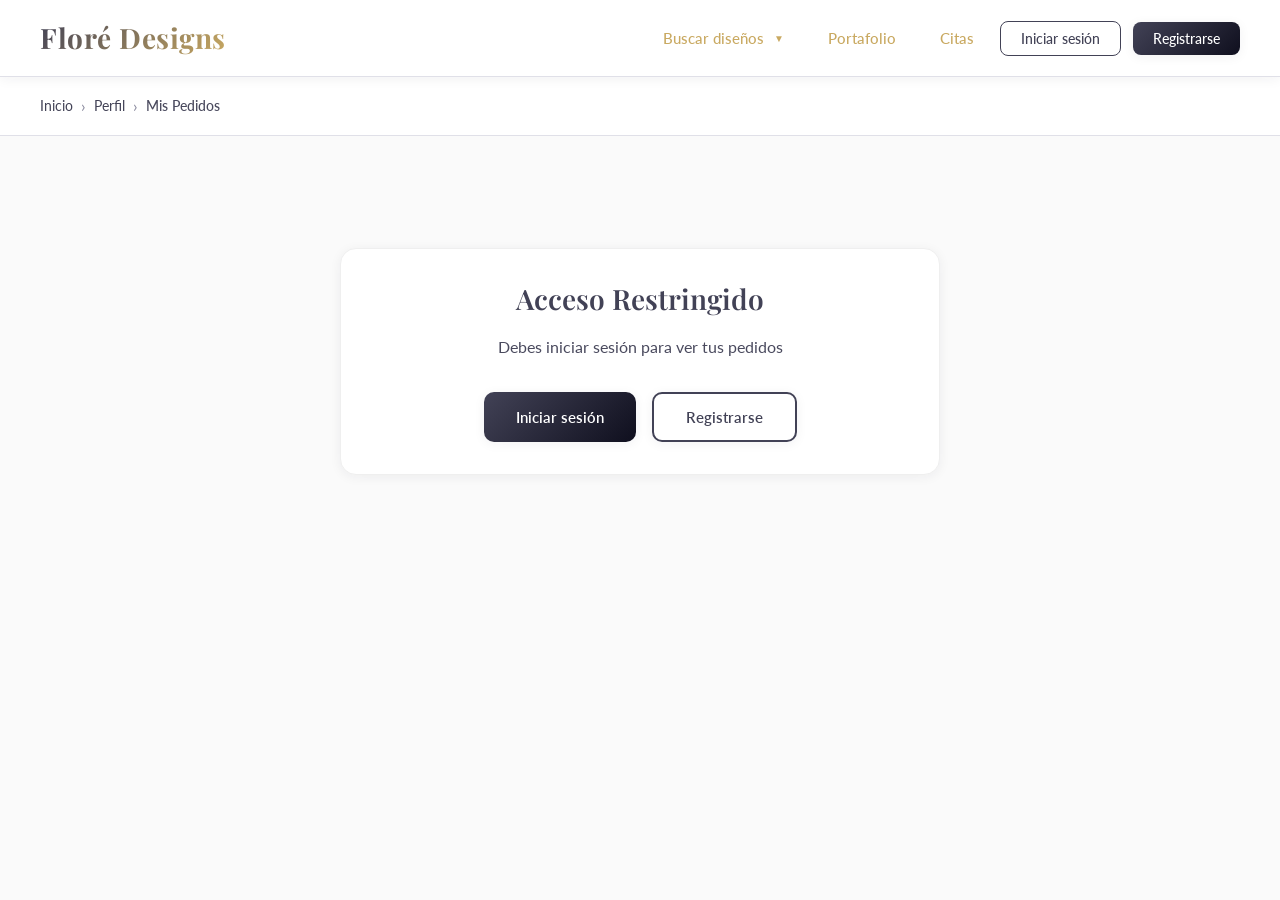
<file: mis-pedidos.html>
<!DOCTYPE html>
<html lang="es">
<head>
    <meta charset="UTF-8">
    <meta name="viewport" content="width=device-width, initial-scale=1.0">
    <title>Mis Pedidos - Floré Designs</title>
    
    <!-- Google Fonts -->
    <link rel="preconnect" href="https://fonts.googleapis.com">
    <link rel="preconnect" href="https://fonts.gstatic.com" crossorigin>
    <link href="https://fonts.googleapis.com/css2?family=Playfair+Display:wght@400;500;600;700&family=Lato:wght@300;400;500;600;700&display=swap" rel="stylesheet">
    
    <!-- CSS -->
    <link rel="stylesheet" href="css/styles.css">
</head>
<body>

<!-- ENCABEZADO CON MENÚ -->
<header>
    <nav class="menu">
        <h1 class="logo">
            <a href="index.html">Floré Designs</a>
        </h1>

        <ul class="menu-principal">
            <li class="submenu">
                <a href="buscar-disenos.html">
                    
                    Buscar diseños
                    <span class="dropdown-icon">▼</span>
                </a>
                <ul class="menu-secundario">
                    <li><a href="por-tipo-vestido.html">Por tipo de vestido</a></li>
                    <li><a href="por-evento.html">Por evento</a></li>
        
            <!-- Reto: Modo Oscuro -->
            <li>
                <button class="btn-dark-mode" onclick="DarkModeModule.toggle()" title="Cambiar tema">
                    <span class="texto-tema">Modo oscuro</span>
                </button>
            </li>
        </ul>
            </li>

            <li><a href="portafolio.html">Portafolio</a></li>
            <li><a href="citas.html">Citas</a></li>

            <li class="submenu perfil-menu">
                <a href="perfil.html">
                    Perfil
                    <span class="dropdown-icon">▼</span>
                </a>
                <ul class="menu-secundario">
                    <li class="cliente-menu-item"><a href="perfil.html">Mis datos</a></li>
                    <li class="cliente-menu-item"><a href="mis-pedidos.html">Mis pedidos</a></li>
                    <li class="admin-menu-item" style="display:none;"><a href="admin.html">Panel Admin</a></li>
                    <li><a href="#" onclick="auth.logout(); return false;">Cerrar sesion</a></li>
                </ul>
            </li>

            <li class="auth-buttons">
                <button class="auth-button secondary iniciar-sesion-btn" onclick="openAuthModal('login')">
                    Iniciar sesión
                </button>
                <button class="auth-button primary registro-btn" onclick="openAuthModal('register')">
                    Registrarse
                </button>
            </li>
        </ul>
    </nav>
</header>

<!-- BREADCRUMBS -->
<div class="breadcrumbs">
    <ol>
        <li><a href="index.html">Inicio</a></li>
        <li><a href="perfil.html">Perfil</a></li>
        <li class="current">Mis Pedidos</li>
    </ol>
</div>

<!-- CONTENIDO PRINCIPAL -->
<main>
    <div id="authRequired" class="card text-center" style="max-width: 600px; margin: 4rem auto;">
        <h2 style="margin-bottom: 1rem;">Acceso Restringido</h2>
        <p style="color: var(--text-medium); margin-bottom: 2rem;">Debes iniciar sesión para ver tus pedidos</p>
        <div style="display: flex; gap: 1rem; justify-content: center;">
            <button class="btn" onclick="openAuthModal('login')">Iniciar sesión</button>
            <button class="btn btn-secondary" onclick="openAuthModal('register')">Registrarse</button>
        </div>
    </div>

    <div id="ordersContent" style="display: none;">
        <div class="hero" style="padding: 2rem 0;">
            <h1 style="font-size: 2.5rem;">Mis Pedidos</h1>
            <p>Consulta el estado y detalles de tus vestidos</p>
        </div>

        <!-- Botón para crear pedido de ejemplo -->
        <div class="card" style="background: linear-gradient(135deg, var(--primary-color), var(--accent-color)); color: white; margin-bottom: 2rem;">
            <div style="display: flex; justify-content: space-between; align-items: center;">
                <div>
                    <h3 style="color: white; margin-bottom: 0.5rem;">¿Quieres crear un pedido de ejemplo?</h3>
                    <p style="opacity: 0.95; font-size: 0.9375rem;">Simula la creación de un pedido para ver cómo funciona el sistema</p>
                </div>
                <button onclick="createSampleOrder()" class="btn" style="background: white; color: var(--primary-color);">
                    Crear pedido
                </button>
            </div>
        </div>

        <!-- Lista de pedidos -->
        <div id="ordersList"></div>
    </div>
</main>

<!-- MODAL DE AUTENTICACIÓN -->
<div id="authModal" class="modal">
    <div class="modal-content">
        <div class="modal-header" style="position: relative;">
            <button class="close-modal" onclick="closeAuthModal()">×</button>
            <h2>Bienvenido</h2>
            
                        <!-- Pestanas de usuario -->
            <div class="modal-tabs">
                <button id="loginTab" class="modal-tab active" onclick="switchAuthTab('login')">Iniciar sesion</button>
                <button id="registerTab" class="modal-tab" onclick="switchAuthTab('register')">Registrarse</button>
            </div>
        </div>

        <div class="modal-body">
            
            <!-- Formulario de inicio de sesión -->
            <div id="loginForm" class="tab-content active">
                <form onsubmit="handleLogin(event)">
                    <div class="form-group">
                        <label for="loginEmail">Correo electrónico</label>
                        <input type="email" id="loginEmail" placeholder="tu@email.com" required>
                    </div>

                    <div class="form-group">
                        <label for="loginPassword">Contraseña</label>
                        <input type="password" id="loginPassword" placeholder="Tu contraseña" required>
                    </div>

                    <button type="submit" class="btn" style="width: 100%; margin-top: 1rem;">
                        Iniciar sesión
                    </button>

                    <div style="text-align: center; margin-top: 1.5rem; padding-top: 1.5rem; border-top: 1px solid var(--border-color); color: var(--text-medium); font-size: 0.875rem;">
                        <p>¿No tienes cuenta? Usa la pestaña "Registrarse".</p>
                        <p style="margin-top: 0.5rem;">No tienes cuenta? <a href="#" onclick="switchAuthTab('register'); return false;" style="color: var(--primary-color); font-weight: 500;">Registrate aqui</a></p>
                    </div>
                </form>
            </div>

            <!-- Formulario de registro -->
            <div id="registerForm" class="tab-content">
                <form onsubmit="handleRegister(event)">
                    <div class="form-group">
                        <label for="registerNombre">Nombre completo *</label>
                        <input type="text" id="registerNombre"
                               placeholder="Tu nombre completo"
                               pattern="[a-zA-ZáéíóúÁÉÍÓÚñÑ\s]{2,}"
                               title="Solo letras y espacios, mínimo 2 caracteres"
                               required>
                    </div>

                    <div class="form-group">
                        <label for="registerEmail">Correo electrónico *</label>
                        <input type="email" id="registerEmail"
                               placeholder="tu@email.com"
                               pattern="[a-zA-Z0-9._%+\-]+@[a-zA-Z0-9.\-]+\.[a-zA-Z]{2,}"
                               title="Ingresa un correo válido: nombre@dominio.com"
                               required>
                    </div>

                    <div class="form-group">
                        <label for="registerTelefono">Teléfono *</label>
                        <input type="tel" id="registerTelefono"
                               placeholder="(449) 123-4567"
                               pattern="(\(\d{3}\)\s?\d{3}-\d{4}|\d{10})"
                               title="Formato: (449) 123-4567 o 10 dígitos"
                               required>
                    </div>

                    <div class="form-group">
                        <label for="registerPassword">Contraseña *</label>
                        <input type="password" id="registerPassword"
                               placeholder="Mínimo 6 caracteres, letras y números"
                               minlength="6"
                               pattern="(?=.*[A-Za-z])(?=.*\d).{6,}"
                               title="Al menos 6 caracteres, una letra y un número"
                               required
                               oninput="ValidacionesModule && actualizarFuerzaPassword(this.value)">
                        <!-- Indicador visual de fuerza de contraseña -->
                        <div class="pwd-fuerza" id="pwdFuerza"></div>
                        <span class="pwd-fuerza-texto" id="pwdFuerzaTexto" style="color:#888;"></span>
                    </div>

                    <div class="form-group">
                        <label for="registerConfirmPassword">Confirmar contraseña *</label>
                        <input type="password" id="registerConfirmPassword"
                               placeholder="Repite tu contraseña"
                               minlength="6"
                               required>
                    </div>

                    <!-- ========================================
                         ACTIVIDAD 7: CAPTCHA / Verificacion Humana
                         Pregunta matematica generada aleatoriamente.
                         El formulario no se envia si falla.
                    ======================================== -->
                    <div id="captchaContenedor"></div>

                    <button type="submit" class="btn" style="width: 100%; margin-top: 1rem;">
                        Crear cuenta
                    </button>

                    <div style="text-align: center; margin-top: 1.5rem; padding-top: 1.5rem; border-top: 1px solid var(--border-color); color: var(--text-medium); font-size: 0.875rem;">
                        <p>¿Ya tienes cuenta? <a href="#" onclick="switchAuthTab('login'); return false;" style="color: var(--primary-color); font-weight: 500;">Inicia sesión aquí</a></p>
                    </div>
                </form>
            </div>


            
        </div>
    </div>
</div>

<!-- JavaScript -->
<script src="js/darkmode.js"></script>
<script src="js/dom.js"></script>
<script src="js/validaciones.js"></script>
<script src="js/captcha.js"></script>
<script src="js/auth.api.js"></script>
<script src="js/main.js"></script>
<script>
document.addEventListener('DOMContentLoaded', function() {
    auth.onReady(() => {
        if (auth.isLoggedIn()) {
            loadOrders();
        } else {
            document.getElementById('authRequired').style.display = 'block';
        }
    });
});

function loadOrders() {
    const user = auth.getCurrentUser();
    
    // Mostrar contenido de pedidos
    document.getElementById('authRequired').style.display = 'none';
    document.getElementById('ordersContent').style.display = 'block';
    
    // Obtener pedidos del usuario
    const orders = orderSystem.getUserOrders(user.id);
    const ordersList = document.getElementById('ordersList');
    
    if (orders.length === 0) {
        ordersList.innerHTML = `
            <div class="card text-center" style="padding: 4rem 2rem;">
                
                <h2 style="margin-bottom: 1rem; color: var(--text-medium);">No tienes pedidos aún</h2>
                <p style="color: var(--text-light); margin-bottom: 2rem;">Crea un pedido de ejemplo usando el botón de arriba</p>
            </div>
        `;
    } else {
        ordersList.innerHTML = orders.map(order => `
            <div class="card" style="margin-bottom: 1.5rem;">
                <div style="display: flex; justify-content: between; align-items: start; gap: 2rem;">
                    <div style="flex: 1;">
                        <div style="display: flex; align-items: center; gap: 1rem; margin-bottom: 1rem;">
                            <h2 style="margin: 0;">${order.titulo}</h2>
                            <span style="padding: 0.375rem 0.875rem; background: ${getStatusColor(order.estado)}; color: white; border-radius: 20px; font-size: 0.75rem; font-weight: 600; text-transform: uppercase;">
                                ${order.estado}
                            </span>
                        </div>
                        
                        <p style="color: var(--text-medium); margin-bottom: 1rem; line-height: 1.7;">
                            ${order.descripcion}
                        </p>
                        
                        <div style="display: grid; grid-template-columns: repeat(auto-fit, minmax(200px, 1fr)); gap: 1rem; margin-top: 1.5rem; padding-top: 1.5rem; border-top: 1px solid var(--border-color);">
                            <div>
                                <p style="font-size: 0.875rem; color: var(--text-light); margin-bottom: 0.25rem;">Fecha del evento</p>
                                <p style="font-weight: 500; color: var(--text-dark);">${formatDate(order.fechaEvento)}</p>
                            </div>
                            <div>
                                <p style="font-size: 0.875rem; color: var(--text-light); margin-bottom: 0.25rem;">Fecha del pedido</p>
                                <p style="font-weight: 500; color: var(--text-dark);">${formatDate(order.fechaPedido)}</p>
                            </div>
                            <div>
                                <p style="font-size: 0.875rem; color: var(--text-light); margin-bottom: 0.25rem;">Precio</p>
                                <p style="font-weight: 600; color: var(--primary-color); font-size: 1.125rem;">${formatCurrency(order.precio)}</p>
                            </div>
                        </div>
                    </div>
                </div>
            </div>
        `).join('');
    }
}

function getStatusColor(estado) {
    const colors = {
        'En proceso': '#2196f3',
        'En confección': '#ff9800',
        'Listo para prueba': '#9c27b0',
        'Completado': '#4caf50',
        'Entregado': '#607d8b'
    };
    return colors[estado] || '#2196f3';
}

function createSampleOrder() {
    const sampleOrders = [
        {
            titulo: 'Vestido de Novia Clásico',
            descripcion: 'Vestido estilo princesa con cola larga, encaje francés y pedrería en el corpiño',
            precio: 15000,
            fechaEvento: '2026-06-15'
        },
        {
            titulo: 'Vestido de Quinceañera',
            descripcion: 'Vestido en tono rosa pastel con detalles bordados a mano y falda de tul',
            precio: 12000,
            fechaEvento: '2026-08-20'
        },
        {
            titulo: 'Vestido de Graduación',
            descripcion: 'Vestido corte sirena en color azul marino con escote corazón',
            precio: 8500,
            fechaEvento: '2026-07-10'
        },
        {
            titulo: 'Vestido de Coctel',
            descripcion: 'Vestido midi en satín color esmeralda con mangas acampanadas',
            precio: 6500,
            fechaEvento: '2026-05-25'
        }
    ];
    
    // Seleccionar un pedido aleatorio
    const randomOrder = sampleOrders[Math.floor(Math.random() * sampleOrders.length)];
    
    const result = orderSystem.createOrder(randomOrder);
    
    if (result.success) {
        showNotification('Pedido de ejemplo creado exitosamente', 'success');
        loadOrders();
    } else {
        showNotification(result.message, 'error');
    }
}
</script>

</body>
</html>
</file>
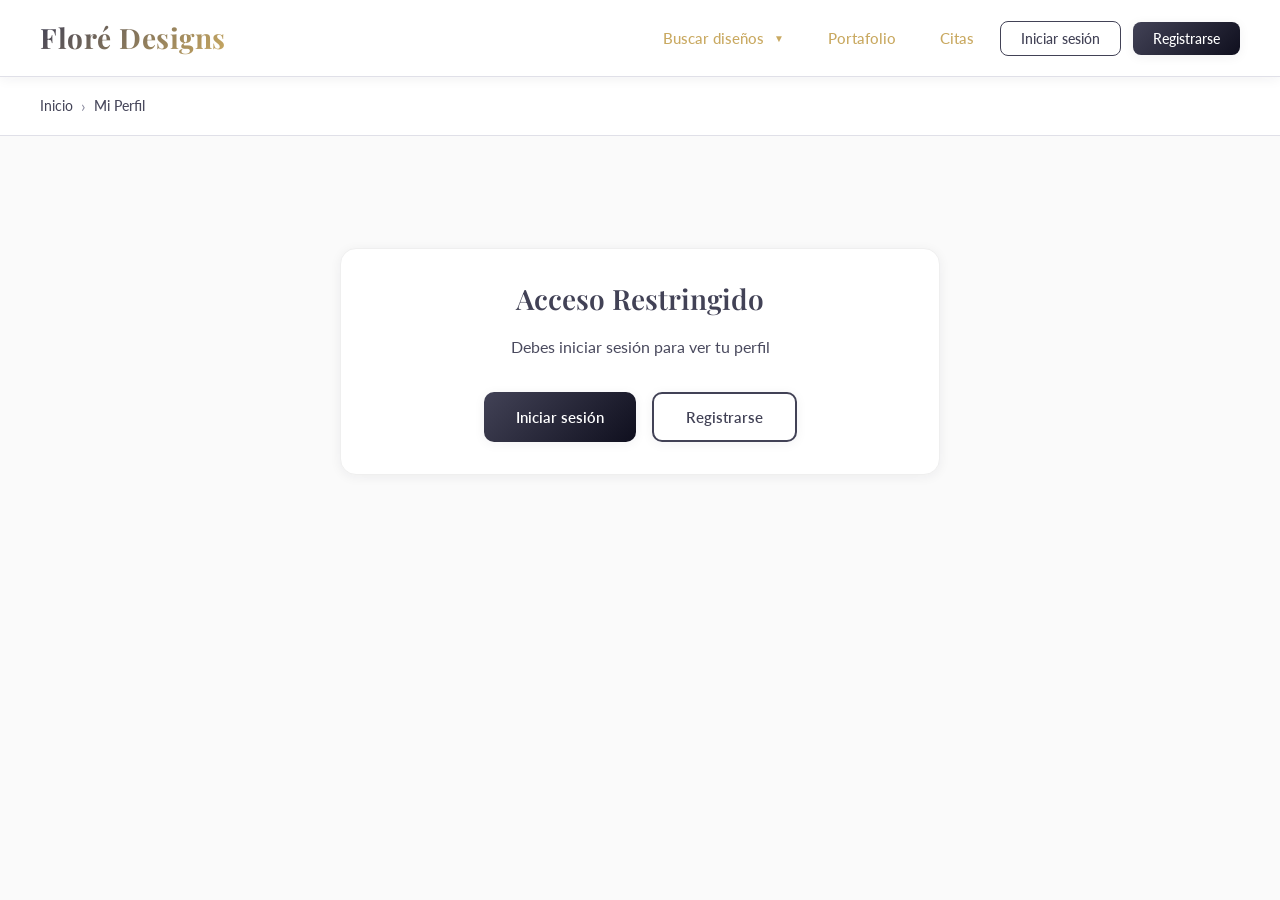
<file: perfil.html>
<!DOCTYPE html>
<html lang="es">
<head>
    <meta charset="UTF-8">
    <meta name="viewport" content="width=device-width, initial-scale=1.0">
    <title>Mi Perfil - Floré Designs</title>
    
    <!-- Google Fonts -->
    <link rel="preconnect" href="https://fonts.googleapis.com">
    <link rel="preconnect" href="https://fonts.gstatic.com" crossorigin>
    <link href="https://fonts.googleapis.com/css2?family=Playfair+Display:wght@400;500;600;700&family=Lato:wght@300;400;500;600;700&display=swap" rel="stylesheet">
    
    <!-- CSS -->
    <link rel="stylesheet" href="css/styles.css">
</head>
<body>

<!-- ENCABEZADO CON MENÚ -->
<header>
    <nav class="menu">
        <h1 class="logo">
            <a href="index.html">Floré Designs</a>
        </h1>

        <ul class="menu-principal">
            <li class="submenu">
                <a href="buscar-disenos.html">
                    
                    Buscar diseños
                    <span class="dropdown-icon">▼</span>
                </a>
                <ul class="menu-secundario">
                    <li><a href="por-tipo-vestido.html">Por tipo de vestido</a></li>
                    <li><a href="por-evento.html">Por evento</a></li>
        
            <!-- Reto: Modo Oscuro -->
            <li>
                <button class="btn-dark-mode" onclick="DarkModeModule.toggle()" title="Cambiar tema">
                    <span class="texto-tema">Modo oscuro</span>
                </button>
            </li>
        </ul>
            </li>

            <li><a href="portafolio.html">Portafolio</a></li>
            <li><a href="citas.html">Citas</a></li>

            <li class="submenu perfil-menu">
                <a href="perfil.html">
                    Perfil
                    <span class="dropdown-icon">▼</span>
                </a>
                <ul class="menu-secundario">
                    <li class="cliente-menu-item"><a href="perfil.html">Mis datos</a></li>
                    <li class="cliente-menu-item"><a href="mis-pedidos.html">Mis pedidos</a></li>
                    <li class="admin-menu-item" style="display:none;"><a href="admin.html">Panel Admin</a></li>
                    <li><a href="#" onclick="auth.logout(); return false;">Cerrar sesion</a></li>
                </ul>
            </li>

            <li class="auth-buttons">
                <button class="auth-button secondary iniciar-sesion-btn" onclick="openAuthModal('login')">
                    Iniciar sesión
                </button>
                <button class="auth-button primary registro-btn" onclick="openAuthModal('register')">
                    Registrarse
                </button>
            </li>
        </ul>
    </nav>
</header>

<!-- BREADCRUMBS -->
<div class="breadcrumbs">
    <ol>
        <li><a href="index.html">Inicio</a></li>
        <li class="current">Mi Perfil</li>
    </ol>
</div>

<!-- CONTENIDO PRINCIPAL -->
<main>
    <div id="authRequired" class="card text-center" style="max-width: 600px; margin: 4rem auto;">
        <h2 style="margin-bottom: 1rem;">Acceso Restringido</h2>
        <p style="color: var(--text-medium); margin-bottom: 2rem;">Debes iniciar sesión para ver tu perfil</p>
        <div style="display: flex; gap: 1rem; justify-content: center;">
            <button class="btn" onclick="openAuthModal('login')">Iniciar sesión</button>
            <button class="btn btn-secondary" onclick="openAuthModal('register')">Registrarse</button>
        </div>
    </div>

    <div id="profileContent" style="display: none;">
        <div class="hero" style="padding: 2rem 0;">
            <h1 style="font-size: 2.5rem;">Mi Perfil</h1>
            <p>Administra tu información personal y preferencias</p>
        </div>

        <div class="grid-2">
            
            <!-- Información personal -->
            <div class="card">
                <h2 style="margin-bottom: 1.5rem;">Informacion Personal</h2>
                
                <form id="profileForm" onsubmit="updateProfile(event)">
                    <div class="form-group">
                        <label for="perfilNombre">Nombre completo</label>
                        <input type="text" id="perfilNombre" placeholder="Tu nombre completo" required>
                    </div>

                    <div class="form-group">
                        <label for="perfilEmail">Correo electrónico</label>
                        <input type="email" id="perfilEmail" placeholder="tu@email.com" required>
                    </div>

                    <div class="form-group">
                        <label for="perfilTelefono">Teléfono</label>
                        <input type="tel" id="perfilTelefono" placeholder="(449) 123-4567" required>
                    </div>

                    <button type="submit" class="btn" style="width: 100%; margin-top: 1rem;">
                        Guardar cambios
                    </button>
                </form>
            </div>

            <!-- Resumen de cuenta -->
            <div>
                <div class="card" style="margin-bottom: 1.5rem;">
                    <h3 style="margin-bottom: 1rem;">Resumen de Cuenta</h3>
                    <div id="accountSummary"></div>
                </div>

                <div class="card" style="margin-bottom: 1.5rem;">
                    <h3 style="margin-bottom: 1rem;">Mis Pedidos Recientes</h3>
                    <div id="recentOrders"></div>
                    <a href="mis-pedidos.html" class="btn" style="width: 100%; margin-top: 1rem;">
                        Ver todos mis pedidos
                    </a>
                </div>

                <div class="card" style="margin-bottom: 1.5rem;">
                    <h3 style="margin-bottom: 1rem;">Proximas Citas</h3>
                    <div id="upcomingAppointments"></div>
                    <a href="citas.html" class="btn btn-secondary" style="width: 100%; margin-top: 1rem;">
                        Agendar nueva cita
                    </a>
                </div>

                <div class="card" style="background: linear-gradient(135deg, var(--bg-accent), var(--bg-secondary)); border-left: 4px solid var(--accent-color);">
                    <h3 style="margin-bottom: 1rem;">Opciones</h3>
                    <button onclick="auth.logout()" class="btn btn-secondary" style="width: 100%;">
                        Cerrar sesion
                    </button>
                </div>
            </div>

        </div>
    </div>
</main>

<!-- MODAL DE AUTENTICACIÓN -->
<div id="authModal" class="modal">
    <div class="modal-content">
        <div class="modal-header" style="position: relative;">
            <button class="close-modal" onclick="closeAuthModal()">×</button>
            <h2>Bienvenido</h2>
            
                        <!-- Pestanas de usuario -->
            <div class="modal-tabs">
                <button id="loginTab" class="modal-tab active" onclick="switchAuthTab('login')">Iniciar sesion</button>
                <button id="registerTab" class="modal-tab" onclick="switchAuthTab('register')">Registrarse</button>
            </div>
        </div>

        <div class="modal-body">
            
            <!-- Formulario de inicio de sesión -->
            <div id="loginForm" class="tab-content active">
                <form onsubmit="handleLogin(event)">
                    <div class="form-group">
                        <label for="loginEmail">Correo electrónico</label>
                        <input type="email" id="loginEmail" placeholder="tu@email.com" required>
                    </div>

                    <div class="form-group">
                        <label for="loginPassword">Contraseña</label>
                        <input type="password" id="loginPassword" placeholder="Tu contraseña" required>
                    </div>

                    <button type="submit" class="btn" style="width: 100%; margin-top: 1rem;">
                        Iniciar sesión
                    </button>

                    <div style="text-align: center; margin-top: 1.5rem; padding-top: 1.5rem; border-top: 1px solid var(--border-color); color: var(--text-medium); font-size: 0.875rem;">
                        <p>¿No tienes cuenta? Usa la pestaña "Registrarse".</p>
                        <p style="margin-top: 0.5rem;">No tienes cuenta? <a href="#" onclick="switchAuthTab('register'); return false;" style="color: var(--primary-color); font-weight: 500;">Registrate aqui</a></p>
                    </div>
                </form>
            </div>

            <!-- Formulario de registro -->
            <div id="registerForm" class="tab-content">
                <form onsubmit="handleRegister(event)">
                    <div class="form-group">
                        <label for="registerNombre">Nombre completo *</label>
                        <input type="text" id="registerNombre"
                               placeholder="Tu nombre completo"
                               pattern="[a-zA-ZáéíóúÁÉÍÓÚñÑ\s]{2,}"
                               title="Solo letras y espacios, mínimo 2 caracteres"
                               required>
                    </div>

                    <div class="form-group">
                        <label for="registerEmail">Correo electrónico *</label>
                        <input type="email" id="registerEmail"
                               placeholder="tu@email.com"
                               pattern="[a-zA-Z0-9._%+\-]+@[a-zA-Z0-9.\-]+\.[a-zA-Z]{2,}"
                               title="Ingresa un correo válido: nombre@dominio.com"
                               required>
                    </div>

                    <div class="form-group">
                        <label for="registerTelefono">Teléfono *</label>
                        <input type="tel" id="registerTelefono"
                               placeholder="(449) 123-4567"
                               pattern="(\(\d{3}\)\s?\d{3}-\d{4}|\d{10})"
                               title="Formato: (449) 123-4567 o 10 dígitos"
                               required>
                    </div>

                    <div class="form-group">
                        <label for="registerPassword">Contraseña *</label>
                        <input type="password" id="registerPassword"
                               placeholder="Mínimo 6 caracteres, letras y números"
                               minlength="6"
                               pattern="(?=.*[A-Za-z])(?=.*\d).{6,}"
                               title="Al menos 6 caracteres, una letra y un número"
                               required
                               oninput="ValidacionesModule && actualizarFuerzaPassword(this.value)">
                        <!-- Indicador visual de fuerza de contraseña -->
                        <div class="pwd-fuerza" id="pwdFuerza"></div>
                        <span class="pwd-fuerza-texto" id="pwdFuerzaTexto" style="color:#888;"></span>
                    </div>

                    <div class="form-group">
                        <label for="registerConfirmPassword">Confirmar contraseña *</label>
                        <input type="password" id="registerConfirmPassword"
                               placeholder="Repite tu contraseña"
                               minlength="6"
                               required>
                    </div>

                    <!-- ========================================
                         ACTIVIDAD 7: CAPTCHA / Verificacion Humana
                         Pregunta matematica generada aleatoriamente.
                         El formulario no se envia si falla.
                    ======================================== -->
                    <div id="captchaContenedor"></div>

                    <button type="submit" class="btn" style="width: 100%; margin-top: 1rem;">
                        Crear cuenta
                    </button>

                    <div style="text-align: center; margin-top: 1.5rem; padding-top: 1.5rem; border-top: 1px solid var(--border-color); color: var(--text-medium); font-size: 0.875rem;">
                        <p>¿Ya tienes cuenta? <a href="#" onclick="switchAuthTab('login'); return false;" style="color: var(--primary-color); font-weight: 500;">Inicia sesión aquí</a></p>
                    </div>
                </form>
            </div>


            
        </div>
    </div>
</div>

<!-- JavaScript -->
<script src="js/darkmode.js"></script>
<script src="js/dom.js"></script>
<script src="js/validaciones.js"></script>
<script src="js/captcha.js"></script>
<script src="js/auth.api.js"></script>
<script src="js/main.js"></script>
<script>
document.addEventListener('DOMContentLoaded', function() {
    auth.onReady(() => {
        if (auth.isLoggedIn()) {
            loadProfileData();
        } else {
            document.getElementById('authRequired').style.display = 'block';
        }
    });
});

async function loadProfileData() {
    const user = auth.getCurrentUser();
    
    // Mostrar contenido del perfil
    document.getElementById('authRequired').style.display = 'none';
    document.getElementById('profileContent').style.display = 'block';
    
    // Llenar formulario
    document.getElementById('perfilNombre').value = user.nombre;
    document.getElementById('perfilEmail').value = user.email;
    document.getElementById('perfilTelefono').value = user.telefono;
    
    // Resumen de cuenta
    const accountSummary = document.getElementById('accountSummary');
    accountSummary.innerHTML = `
        <p style="color: var(--text-medium); margin-bottom: 0.5rem;">
            <strong>Cliente desde:</strong> ${formatDate(user.fechaRegistro || new Date().toISOString())}
        </p>
        <p style="color: var(--text-medium); margin-bottom: 0.5rem;">
            <strong>Email:</strong> ${user.email}
        </p>
        <p style="color: var(--text-medium);">
            <strong>Teléfono:</strong> ${user.telefono}
        </p>
    `;
    
    // Pedidos recientes
    const orders = orderSystem.getUserOrders(user.id);
    const recentOrders = document.getElementById('recentOrders');
    
    if (orders.length > 0) {
        recentOrders.innerHTML = orders.slice(0, 3).map(order => `
            <div class="alert info" style="margin-bottom: 0.75rem;">
                <strong style="display: block; margin-bottom: 0.25rem;">${order.titulo}</strong>
                <p style="font-size: 0.875rem; margin: 0;">
                    Estado: <span style="color: var(--primary-color); font-weight: 500;">${order.estado}</span>
                </p>
            </div>
        `).join('');
    } else {
        recentOrders.innerHTML = `
            <p style="color: var(--text-medium); font-size: 0.875rem; text-align: center; padding: 1rem 0;">
                No tienes pedidos aún
            </p>
        `;
    }
    
    // Próximas citas (dato real, desde la base de datos vía api/citas/mis-citas.php)
    const upcomingAppointments = document.getElementById('upcomingAppointments');
    let appointments = [];
    try {
        const res = await fetch('api/citas/mis-citas.php', { credentials: 'include' });
        const data = await res.json();
        if (res.ok) {
            appointments = (data.citas || []).filter(apt => apt.estado !== 'cancelada');
        }
    } catch (err) {
        // si falla, se muestra como si no tuviera citas, sin romper el resto del perfil
    }

    if (appointments.length > 0) {
        upcomingAppointments.innerHTML = appointments.slice(0, 2).map(apt => `
            <div class="alert success" style="margin-bottom: 0.75rem;">
                <strong style="display: block; margin-bottom: 0.25rem;">${getTipoCitaLabel(apt.tipo)}</strong>
                <p style="font-size: 0.875rem; margin: 0;">
                    ${formatDate(apt.fecha)} a las ${apt.hora}
                </p>
            </div>
        `).join('');
    } else {
        upcomingAppointments.innerHTML = `
            <p style="color: var(--text-medium); font-size: 0.875rem; text-align: center; padding: 1rem 0;">
                No tienes citas programadas
            </p>
        `;
    }
}

function updateProfile(event) {
    event.preventDefault();

    const updatedUser = {
        ...auth.getCurrentUser(),
        nombre: document.getElementById('perfilNombre').value,
        email: document.getElementById('perfilEmail').value,
        telefono: document.getElementById('perfilTelefono').value
    };

    // NOTA: esto solo actualiza la sesión en memoria del navegador.
    // Falta crear api/auth/update-profile.php para que el cambio se
    // guarde de verdad en la base de datos (próximo paso pendiente).
    auth.saveUser(updatedUser);

    showNotification('Perfil actualizado en esta sesión (aún no se guarda en la base de datos)', 'info');
    loadProfileData();
}

function getTipoCitaLabel(tipo) {
    const labels = {
        'cotizacion': 'Cotización y consultoría',
        'medidas': 'Toma de medidas',
        'prueba1': 'Primera prueba',
        'prueba2': 'Segunda prueba',
        'entrega': 'Entrega final'
    };
    return labels[tipo] || tipo;
}
</script>

</body>
</html>
</file>
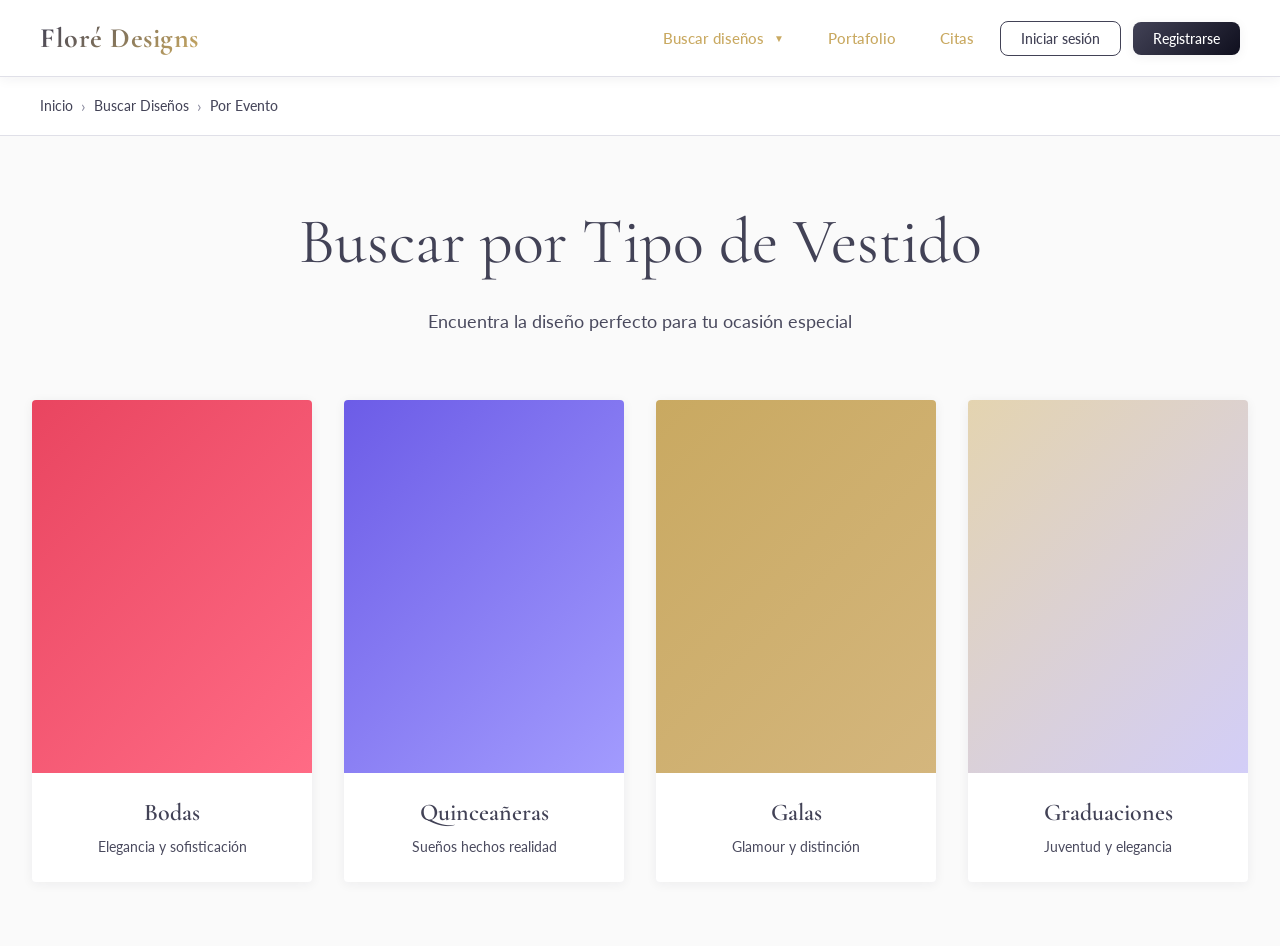
<file: por-evento.html>
<!DOCTYPE html>
<html lang="es">
<head>
    <meta charset="UTF-8">
    <meta name="viewport" content="width=device-width, initial-scale=1.0">
    <title>Por Evento - Floré Designs</title>
    <link rel="preconnect" href="https://fonts.googleapis.com">
    <link rel="preconnect" href="https://fonts.gstatic.com" crossorigin>
    <link href="https://fonts.googleapis.com/css2?family=Cormorant+Garamond:wght@300;400;500;600;700&family=Lato:wght@300;400;700;900&family=Montserrat:wght@400;500;600;700&display=swap" rel="stylesheet">
    <link rel="stylesheet" href="css/styles.css">
</head>
<body>
<header>
    <nav class="menu">
        <h1 class="logo"><a href="index.html">Floré Designs</a></h1>
        <ul class="menu-principal">
            <li class="submenu">
                <a href="buscar-disenos.html">Buscar diseños <span class="dropdown-icon">▼</span></a>
                <ul class="menu-secundario">
                    <li><a href="por-evento.html">Por tipo de vestido</a></li>
                    <li><a href="por-evento.html">Por evento</a></li>
        
            <!-- Reto: Modo Oscuro -->
            <li>
                <button class="btn-dark-mode" onclick="DarkModeModule.toggle()" title="Cambiar tema">
                    <span class="texto-tema">Modo oscuro</span>
                </button>
            </li>
        </ul>
            </li>
            <li><a href="portafolio.html">Portafolio</a></li>
            <li><a href="citas.html">Citas</a></li>
            <li class="submenu perfil-menu">
                <a href="perfil.html">Perfil <span class="dropdown-icon">▼</span></a>
                <ul class="menu-secundario">
                    <li class="cliente-menu-item"><a href="perfil.html">Mis datos</a></li>
                    <li class="cliente-menu-item"><a href="mis-pedidos.html">Mis pedidos</a></li>
                    <li class="admin-menu-item" style="display:none;"><a href="admin.html">Panel Admin</a></li>
                    <li><a href="#" onclick="auth.logout(); return false;">Cerrar sesion</a></li>
                </ul>
            </li>
            <li class="auth-buttons">
                <button class="auth-button secondary iniciar-sesion-btn" onclick="openAuthModal('login')">Iniciar sesión</button>
                <button class="auth-button primary registro-btn" onclick="openAuthModal('register')">Registrarse</button>
            </li>
        </ul>
    </nav>
</header>

<div class="breadcrumbs">
    <ol>
        <li><a href="index.html">Inicio</a></li>
        <li><a href="buscar-disenos.html">Buscar Diseños</a></li>
        <li class="current">Por Evento</li>
    </ol>
</div>

<main style="padding: 4rem 2rem; max-width: 1400px; margin: 0 auto;">
    <div style="text-align: center; margin-bottom: 4rem;">
        <h1 style="font-family: var(--font-heading); font-size: clamp(2.5rem, 5vw, 4rem); font-weight: 400; color: var(--primary-color); margin-bottom: 1.5rem;">
            Buscar por Tipo de Vestido
        </h1>
        <p style="font-size: 1.125rem; color: var(--text-medium);">Encuentra la diseño perfecto para tu ocasión especial</p>
    </div>

    <div style="display: grid; grid-template-columns: repeat(auto-fit, minmax(280px, 1fr)); gap: 2rem;">
        
        <a href="portafolio.html" onclick="filterPortfolio('sirena')" style="text-decoration: none; background: white; border-radius: 4px; overflow: hidden; box-shadow: var(--shadow-sm); transition: all var(--transition-normal);" onmouseover="this.style.transform='translateY(-10px)'; this.style.boxShadow='var(--shadow-lg)'" onmouseout="this.style.transform='translateY(0)'; this.style.boxShadow='var(--shadow-sm)'">
            <div style="aspect-ratio: 3/4; background: linear-gradient(135deg, var(--accent-color), var(--accent-light));"></div>
            <div style="padding: 1.5rem; text-align: center;">
                <h3 style="font-family: var(--font-heading); font-size: 1.5rem; color: var(--primary-color); margin-bottom: 0.5rem;">Bodas</h3>
                <p style="font-size: 0.875rem; color: var(--text-medium);">Elegancia y sofisticación</p>
            </div>
        </a>

        <a href="portafolio.html" style="text-decoration: none; background: white; border-radius: 4px; overflow: hidden; box-shadow: var(--shadow-sm); transition: all var(--transition-normal);" onmouseover="this.style.transform='translateY(-10px)'; this.style.boxShadow='var(--shadow-lg)'" onmouseout="this.style.transform='translateY(0)'; this.style.boxShadow='var(--shadow-sm)'">
            <div style="aspect-ratio: 3/4; background: linear-gradient(135deg, var(--tertiary-color), var(--tertiary-light));"></div>
            <div style="padding: 1.5rem; text-align: center;">
                <h3 style="font-family: var(--font-heading); font-size: 1.5rem; color: var(--primary-color); margin-bottom: 0.5rem;">Quinceañeras</h3>
                <p style="font-size: 0.875rem; color: var(--text-medium);">Sueños hechos realidad</p>
            </div>
        </a>

        <a href="portafolio.html" style="text-decoration: none; background: white; border-radius: 4px; overflow: hidden; box-shadow: var(--shadow-sm); transition: all var(--transition-normal);" onmouseover="this.style.transform='translateY(-10px)'; this.style.boxShadow='var(--shadow-lg)'" onmouseout="this.style.transform='translateY(0)'; this.style.boxShadow='var(--shadow-sm)'">
            <div style="aspect-ratio: 3/4; background: linear-gradient(135deg, var(--secondary-color), var(--secondary-light));"></div>
            <div style="padding: 1.5rem; text-align: center;">
                <h3 style="font-family: var(--font-heading); font-size: 1.5rem; color: var(--primary-color); margin-bottom: 0.5rem;">Galas</h3>
                <p style="font-size: 0.875rem; color: var(--text-medium);">Glamour y distinción</p>
            </div>
        </a>

        <a href="portafolio.html" style="text-decoration: none; background: white; border-radius: 4px; overflow: hidden; box-shadow: var(--shadow-sm); transition: all var(--transition-normal);" onmouseover="this.style.transform='translateY(-10px)'; this.style.boxShadow='var(--shadow-lg)'" onmouseout="this.style.transform='translateY(0)'; this.style.boxShadow='var(--shadow-sm)'">
            <div style="aspect-ratio: 3/4; background: linear-gradient(135deg, rgba(201, 169, 97, 0.5), rgba(108, 92, 231, 0.3));"></div>
            <div style="padding: 1.5rem; text-align: center;">
                <h3 style="font-family: var(--font-heading); font-size: 1.5rem; color: var(--primary-color); margin-bottom: 0.5rem;">Graduaciones</h3>
                <p style="font-size: 0.875rem; color: var(--text-medium);">Juventud y elegancia</p>
            </div>
        </a>

    </div>
</main>

<div id="authModal" class="modal">
    <div class="modal-content">
        <div class="modal-header" style="position: relative;">
            <button class="close-modal" onclick="closeAuthModal()">×</button>
            <h2>Bienvenido</h2>
            
                        <!-- Pestanas de usuario -->
            <div class="modal-tabs">
                <button id="loginTab" class="modal-tab active" onclick="switchAuthTab('login')">Iniciar sesion</button>
                <button id="registerTab" class="modal-tab" onclick="switchAuthTab('register')">Registrarse</button>
            </div>
        </div>

        <div class="modal-body">
            
            <!-- Formulario de inicio de sesión -->
            <div id="loginForm" class="tab-content active">
                <form onsubmit="handleLogin(event)">
                    <div class="form-group">
                        <label for="loginEmail">Correo electrónico</label>
                        <input type="email" id="loginEmail" placeholder="tu@email.com" required>
                    </div>

                    <div class="form-group">
                        <label for="loginPassword">Contraseña</label>
                        <input type="password" id="loginPassword" placeholder="Tu contraseña" required>
                    </div>

                    <button type="submit" class="btn" style="width: 100%; margin-top: 1rem;">
                        Iniciar sesión
                    </button>

                    <div style="text-align: center; margin-top: 1.5rem; padding-top: 1.5rem; border-top: 1px solid var(--border-color); color: var(--text-medium); font-size: 0.875rem;">
                        <p>¿No tienes cuenta? Usa la pestaña "Registrarse".</p>
                        <p style="margin-top: 0.5rem;">No tienes cuenta? <a href="#" onclick="switchAuthTab('register'); return false;" style="color: var(--primary-color); font-weight: 500;">Registrate aqui</a></p>
                    </div>
                </form>
            </div>

            <!-- Formulario de registro -->
            <div id="registerForm" class="tab-content">
                <form onsubmit="handleRegister(event)">
                    <div class="form-group">
                        <label for="registerNombre">Nombre completo *</label>
                        <input type="text" id="registerNombre"
                               placeholder="Tu nombre completo"
                               pattern="[a-zA-ZáéíóúÁÉÍÓÚñÑ\s]{2,}"
                               title="Solo letras y espacios, mínimo 2 caracteres"
                               required>
                    </div>

                    <div class="form-group">
                        <label for="registerEmail">Correo electrónico *</label>
                        <input type="email" id="registerEmail"
                               placeholder="tu@email.com"
                               pattern="[a-zA-Z0-9._%+\-]+@[a-zA-Z0-9.\-]+\.[a-zA-Z]{2,}"
                               title="Ingresa un correo válido: nombre@dominio.com"
                               required>
                    </div>

                    <div class="form-group">
                        <label for="registerTelefono">Teléfono *</label>
                        <input type="tel" id="registerTelefono"
                               placeholder="(449) 123-4567"
                               pattern="(\(\d{3}\)\s?\d{3}-\d{4}|\d{10})"
                               title="Formato: (449) 123-4567 o 10 dígitos"
                               required>
                    </div>

                    <div class="form-group">
                        <label for="registerPassword">Contraseña *</label>
                        <input type="password" id="registerPassword"
                               placeholder="Mínimo 6 caracteres, letras y números"
                               minlength="6"
                               pattern="(?=.*[A-Za-z])(?=.*\d).{6,}"
                               title="Al menos 6 caracteres, una letra y un número"
                               required
                               oninput="ValidacionesModule && actualizarFuerzaPassword(this.value)">
                        <!-- Indicador visual de fuerza de contraseña -->
                        <div class="pwd-fuerza" id="pwdFuerza"></div>
                        <span class="pwd-fuerza-texto" id="pwdFuerzaTexto" style="color:#888;"></span>
                    </div>

                    <div class="form-group">
                        <label for="registerConfirmPassword">Confirmar contraseña *</label>
                        <input type="password" id="registerConfirmPassword"
                               placeholder="Repite tu contraseña"
                               minlength="6"
                               required>
                    </div>

                    <!-- ========================================
                         ACTIVIDAD 7: CAPTCHA / Verificacion Humana
                         Pregunta matematica generada aleatoriamente.
                         El formulario no se envia si falla.
                    ======================================== -->
                    <div id="captchaContenedor"></div>

                    <button type="submit" class="btn" style="width: 100%; margin-top: 1rem;">
                        Crear cuenta
                    </button>

                    <div style="text-align: center; margin-top: 1.5rem; padding-top: 1.5rem; border-top: 1px solid var(--border-color); color: var(--text-medium); font-size: 0.875rem;">
                        <p>¿Ya tienes cuenta? <a href="#" onclick="switchAuthTab('login'); return false;" style="color: var(--primary-color); font-weight: 500;">Inicia sesión aquí</a></p>
                    </div>
                </form>
            </div>


            
        </div>
    </div>
</div>

<script src="js/darkmode.js"></script>
<script src="js/dom.js"></script>
<script src="js/validaciones.js"></script>
<script src="js/captcha.js"></script>
<script src="js/auth.api.js"></script>
<script src="js/main.js"></script>
</body>
</html>
</file>
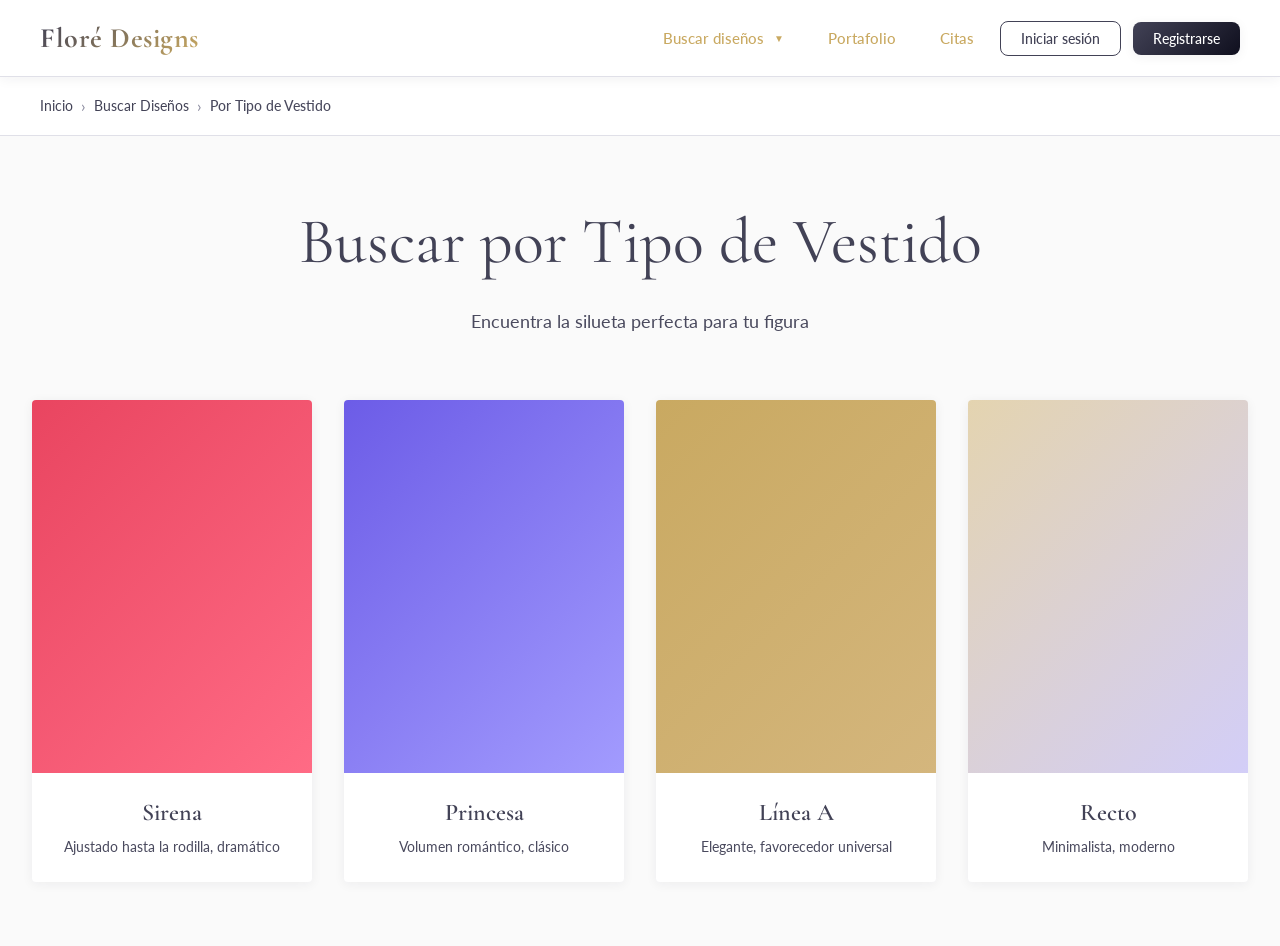
<file: por-tipo-vestido.html>
<!DOCTYPE html>
<html lang="es">
<head>
    <meta charset="UTF-8">
    <meta name="viewport" content="width=device-width, initial-scale=1.0">
    <title>Por Tipo de Vestido - Floré Designs</title>
    <link rel="preconnect" href="https://fonts.googleapis.com">
    <link rel="preconnect" href="https://fonts.gstatic.com" crossorigin>
    <link href="https://fonts.googleapis.com/css2?family=Cormorant+Garamond:wght@300;400;500;600;700&family=Lato:wght@300;400;700;900&family=Montserrat:wght@400;500;600;700&display=swap" rel="stylesheet">
    <link rel="stylesheet" href="css/styles.css">
</head>
<body>
<header>
    <nav class="menu">
        <h1 class="logo"><a href="index.html">Floré Designs</a></h1>
        <ul class="menu-principal">
            <li class="submenu">
                <a href="buscar-disenos.html">Buscar diseños <span class="dropdown-icon">▼</span></a>
                <ul class="menu-secundario">
                    <li><a href="por-tipo-vestido.html">Por tipo de vestido</a></li>
                    <li><a href="por-evento.html">Por evento</a></li>
        
            <!-- Reto: Modo Oscuro -->
            <li>
                <button class="btn-dark-mode" onclick="DarkModeModule.toggle()" title="Cambiar tema">
                    <span class="texto-tema">Modo oscuro</span>
                </button>
            </li>
        </ul>
            </li>
            <li><a href="portafolio.html">Portafolio</a></li>
            <li><a href="citas.html">Citas</a></li>
            <li class="submenu perfil-menu">
                <a href="perfil.html">Perfil <span class="dropdown-icon">▼</span></a>
                <ul class="menu-secundario">
                    <li class="cliente-menu-item"><a href="perfil.html">Mis datos</a></li>
                    <li class="cliente-menu-item"><a href="mis-pedidos.html">Mis pedidos</a></li>
                    <li class="admin-menu-item" style="display:none;"><a href="admin.html">Panel Admin</a></li>
                    <li><a href="#" onclick="auth.logout(); return false;">Cerrar sesion</a></li>
                </ul>
            </li>
            <li class="auth-buttons">
                <button class="auth-button secondary iniciar-sesion-btn" onclick="openAuthModal('login')">Iniciar sesión</button>
                <button class="auth-button primary registro-btn" onclick="openAuthModal('register')">Registrarse</button>
            </li>
        </ul>
    </nav>
</header>

<div class="breadcrumbs">
    <ol>
        <li><a href="index.html">Inicio</a></li>
        <li><a href="buscar-disenos.html">Buscar Diseños</a></li>
        <li class="current">Por Tipo de Vestido</li>
    </ol>
</div>

<main style="padding: 4rem 2rem; max-width: 1400px; margin: 0 auto;">
    <div style="text-align: center; margin-bottom: 4rem;">
        <h1 style="font-family: var(--font-heading); font-size: clamp(2.5rem, 5vw, 4rem); font-weight: 400; color: var(--primary-color); margin-bottom: 1.5rem;">
            Buscar por Tipo de Vestido
        </h1>
        <p style="font-size: 1.125rem; color: var(--text-medium);">Encuentra la silueta perfecta para tu figura</p>
    </div>

    <div style="display: grid; grid-template-columns: repeat(auto-fit, minmax(280px, 1fr)); gap: 2rem;">
        
        <a href="portafolio.html" onclick="filterPortfolio('sirena')" style="text-decoration: none; background: white; border-radius: 4px; overflow: hidden; box-shadow: var(--shadow-sm); transition: all var(--transition-normal);" onmouseover="this.style.transform='translateY(-10px)'; this.style.boxShadow='var(--shadow-lg)'" onmouseout="this.style.transform='translateY(0)'; this.style.boxShadow='var(--shadow-sm)'">
            <div style="aspect-ratio: 3/4; background: linear-gradient(135deg, var(--accent-color), var(--accent-light));"></div>
            <div style="padding: 1.5rem; text-align: center;">
                <h3 style="font-family: var(--font-heading); font-size: 1.5rem; color: var(--primary-color); margin-bottom: 0.5rem;">Sirena</h3>
                <p style="font-size: 0.875rem; color: var(--text-medium);">Ajustado hasta la rodilla, dramático</p>
            </div>
        </a>

        <a href="portafolio.html" style="text-decoration: none; background: white; border-radius: 4px; overflow: hidden; box-shadow: var(--shadow-sm); transition: all var(--transition-normal);" onmouseover="this.style.transform='translateY(-10px)'; this.style.boxShadow='var(--shadow-lg)'" onmouseout="this.style.transform='translateY(0)'; this.style.boxShadow='var(--shadow-sm)'">
            <div style="aspect-ratio: 3/4; background: linear-gradient(135deg, var(--tertiary-color), var(--tertiary-light));"></div>
            <div style="padding: 1.5rem; text-align: center;">
                <h3 style="font-family: var(--font-heading); font-size: 1.5rem; color: var(--primary-color); margin-bottom: 0.5rem;">Princesa</h3>
                <p style="font-size: 0.875rem; color: var(--text-medium);">Volumen romántico, clásico</p>
            </div>
        </a>

        <a href="portafolio.html" style="text-decoration: none; background: white; border-radius: 4px; overflow: hidden; box-shadow: var(--shadow-sm); transition: all var(--transition-normal);" onmouseover="this.style.transform='translateY(-10px)'; this.style.boxShadow='var(--shadow-lg)'" onmouseout="this.style.transform='translateY(0)'; this.style.boxShadow='var(--shadow-sm)'">
            <div style="aspect-ratio: 3/4; background: linear-gradient(135deg, var(--secondary-color), var(--secondary-light));"></div>
            <div style="padding: 1.5rem; text-align: center;">
                <h3 style="font-family: var(--font-heading); font-size: 1.5rem; color: var(--primary-color); margin-bottom: 0.5rem;">Línea A</h3>
                <p style="font-size: 0.875rem; color: var(--text-medium);">Elegante, favorecedor universal</p>
            </div>
        </a>

        <a href="portafolio.html" style="text-decoration: none; background: white; border-radius: 4px; overflow: hidden; box-shadow: var(--shadow-sm); transition: all var(--transition-normal);" onmouseover="this.style.transform='translateY(-10px)'; this.style.boxShadow='var(--shadow-lg)'" onmouseout="this.style.transform='translateY(0)'; this.style.boxShadow='var(--shadow-sm)'">
            <div style="aspect-ratio: 3/4; background: linear-gradient(135deg, rgba(201, 169, 97, 0.5), rgba(108, 92, 231, 0.3));"></div>
            <div style="padding: 1.5rem; text-align: center;">
                <h3 style="font-family: var(--font-heading); font-size: 1.5rem; color: var(--primary-color); margin-bottom: 0.5rem;">Recto</h3>
                <p style="font-size: 0.875rem; color: var(--text-medium);">Minimalista, moderno</p>
            </div>
        </a>

    </div>
</main>

<div id="authModal" class="modal">
    <div class="modal-content">
        <div class="modal-header" style="position: relative;">
            <button class="close-modal" onclick="closeAuthModal()">×</button>
            <h2>Bienvenido</h2>
            
                        <!-- Pestanas de usuario -->
            <div class="modal-tabs">
                <button id="loginTab" class="modal-tab active" onclick="switchAuthTab('login')">Iniciar sesion</button>
                <button id="registerTab" class="modal-tab" onclick="switchAuthTab('register')">Registrarse</button>
            </div>
        </div>

        <div class="modal-body">
            
            <!-- Formulario de inicio de sesión -->
            <div id="loginForm" class="tab-content active">
                <form onsubmit="handleLogin(event)">
                    <div class="form-group">
                        <label for="loginEmail">Correo electrónico</label>
                        <input type="email" id="loginEmail" placeholder="tu@email.com" required>
                    </div>

                    <div class="form-group">
                        <label for="loginPassword">Contraseña</label>
                        <input type="password" id="loginPassword" placeholder="Tu contraseña" required>
                    </div>

                    <button type="submit" class="btn" style="width: 100%; margin-top: 1rem;">
                        Iniciar sesión
                    </button>

                    <div style="text-align: center; margin-top: 1.5rem; padding-top: 1.5rem; border-top: 1px solid var(--border-color); color: var(--text-medium); font-size: 0.875rem;">
                        <p>¿No tienes cuenta? Usa la pestaña "Registrarse".</p>
                        <p style="margin-top: 0.5rem;">No tienes cuenta? <a href="#" onclick="switchAuthTab('register'); return false;" style="color: var(--primary-color); font-weight: 500;">Registrate aqui</a></p>
                    </div>
                </form>
            </div>

            <!-- Formulario de registro -->
            <div id="registerForm" class="tab-content">
                <form onsubmit="handleRegister(event)">
                    <div class="form-group">
                        <label for="registerNombre">Nombre completo *</label>
                        <input type="text" id="registerNombre"
                               placeholder="Tu nombre completo"
                               pattern="[a-zA-ZáéíóúÁÉÍÓÚñÑ\s]{2,}"
                               title="Solo letras y espacios, mínimo 2 caracteres"
                               required>
                    </div>

                    <div class="form-group">
                        <label for="registerEmail">Correo electrónico *</label>
                        <input type="email" id="registerEmail"
                               placeholder="tu@email.com"
                               pattern="[a-zA-Z0-9._%+\-]+@[a-zA-Z0-9.\-]+\.[a-zA-Z]{2,}"
                               title="Ingresa un correo válido: nombre@dominio.com"
                               required>
                    </div>

                    <div class="form-group">
                        <label for="registerTelefono">Teléfono *</label>
                        <input type="tel" id="registerTelefono"
                               placeholder="(449) 123-4567"
                               pattern="(\(\d{3}\)\s?\d{3}-\d{4}|\d{10})"
                               title="Formato: (449) 123-4567 o 10 dígitos"
                               required>
                    </div>

                    <div class="form-group">
                        <label for="registerPassword">Contraseña *</label>
                        <input type="password" id="registerPassword"
                               placeholder="Mínimo 6 caracteres, letras y números"
                               minlength="6"
                               pattern="(?=.*[A-Za-z])(?=.*\d).{6,}"
                               title="Al menos 6 caracteres, una letra y un número"
                               required
                               oninput="ValidacionesModule && actualizarFuerzaPassword(this.value)">
                        <!-- Indicador visual de fuerza de contraseña -->
                        <div class="pwd-fuerza" id="pwdFuerza"></div>
                        <span class="pwd-fuerza-texto" id="pwdFuerzaTexto" style="color:#888;"></span>
                    </div>

                    <div class="form-group">
                        <label for="registerConfirmPassword">Confirmar contraseña *</label>
                        <input type="password" id="registerConfirmPassword"
                               placeholder="Repite tu contraseña"
                               minlength="6"
                               required>
                    </div>

                    <!-- ========================================
                         ACTIVIDAD 7: CAPTCHA / Verificacion Humana
                         Pregunta matematica generada aleatoriamente.
                         El formulario no se envia si falla.
                    ======================================== -->
                    <div id="captchaContenedor"></div>

                    <button type="submit" class="btn" style="width: 100%; margin-top: 1rem;">
                        Crear cuenta
                    </button>

                    <div style="text-align: center; margin-top: 1.5rem; padding-top: 1.5rem; border-top: 1px solid var(--border-color); color: var(--text-medium); font-size: 0.875rem;">
                        <p>¿Ya tienes cuenta? <a href="#" onclick="switchAuthTab('login'); return false;" style="color: var(--primary-color); font-weight: 500;">Inicia sesión aquí</a></p>
                    </div>
                </form>
            </div>


            
        </div>
    </div>
</div>

<script src="js/darkmode.js"></script>
<script src="js/dom.js"></script>
<script src="js/validaciones.js"></script>
<script src="js/captcha.js"></script>
<script src="js/auth.api.js"></script>
<script src="js/main.js"></script>
</body>
</html>
</file>
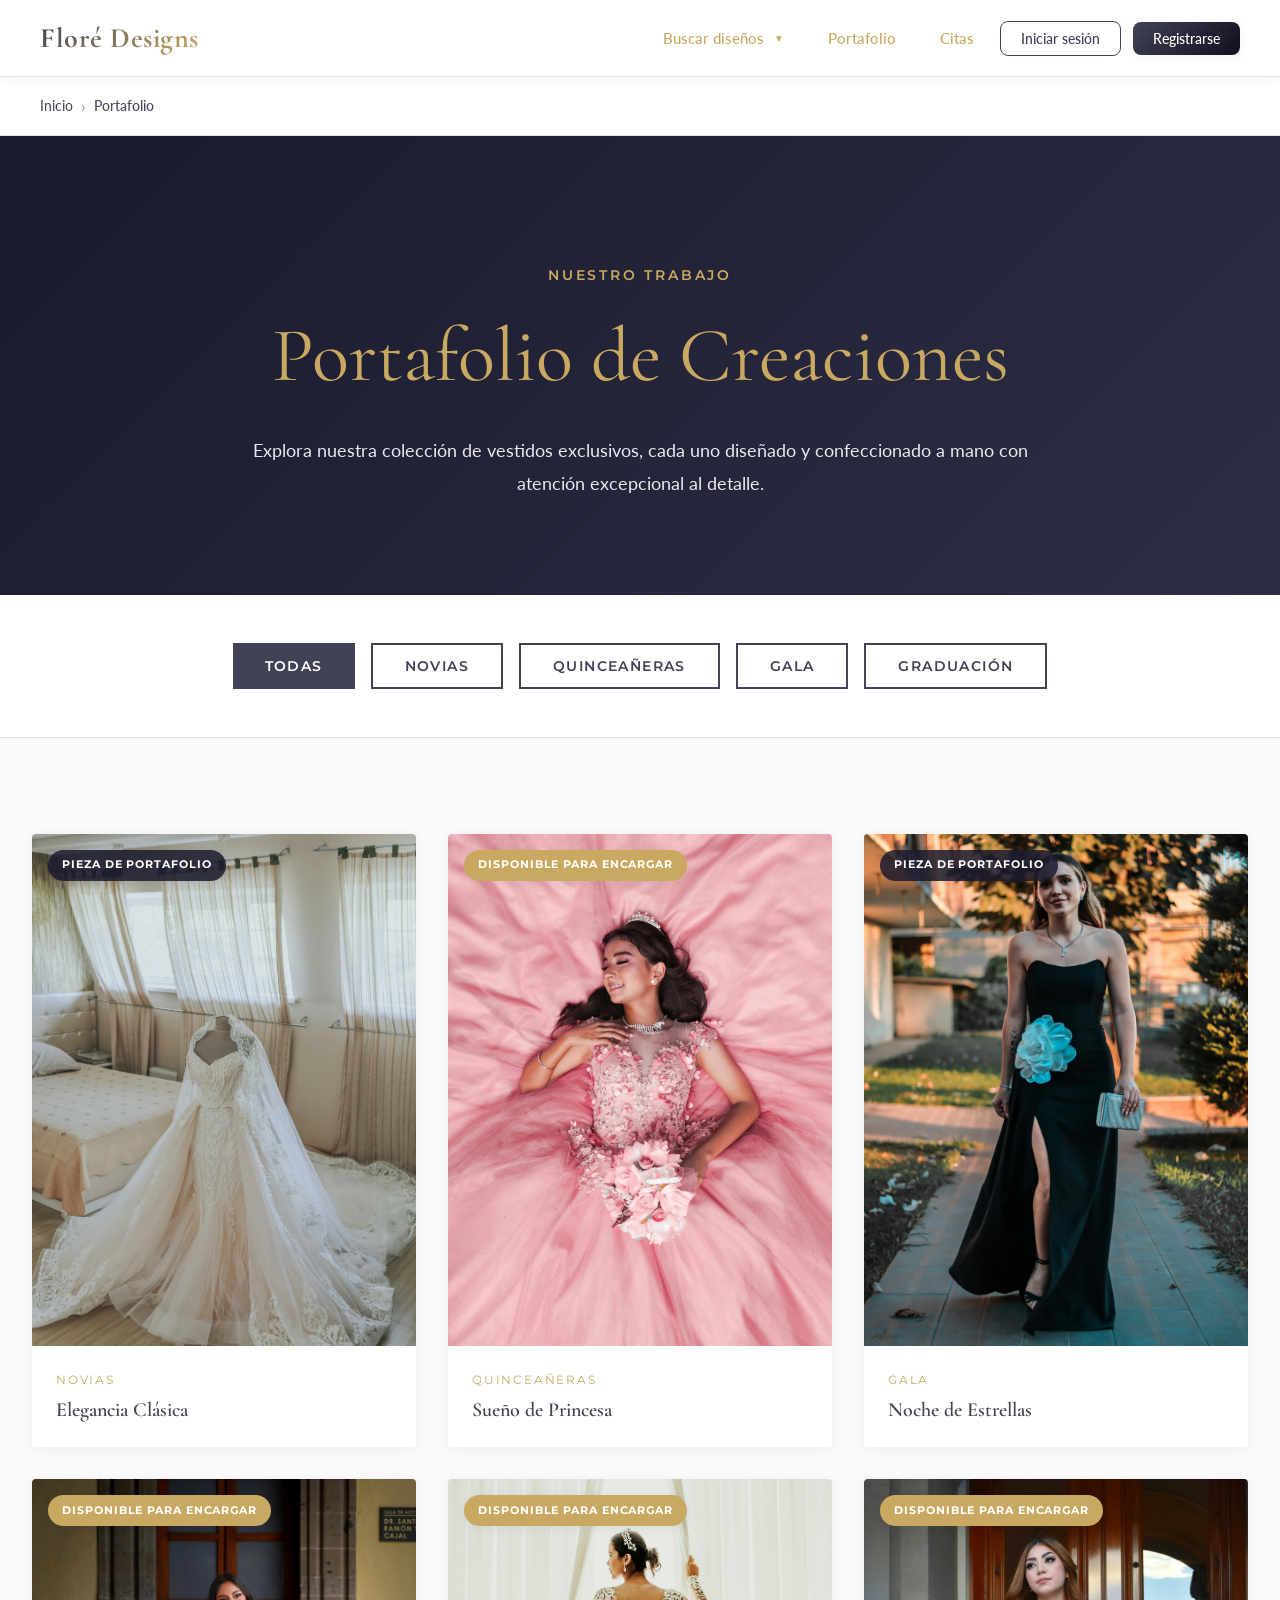
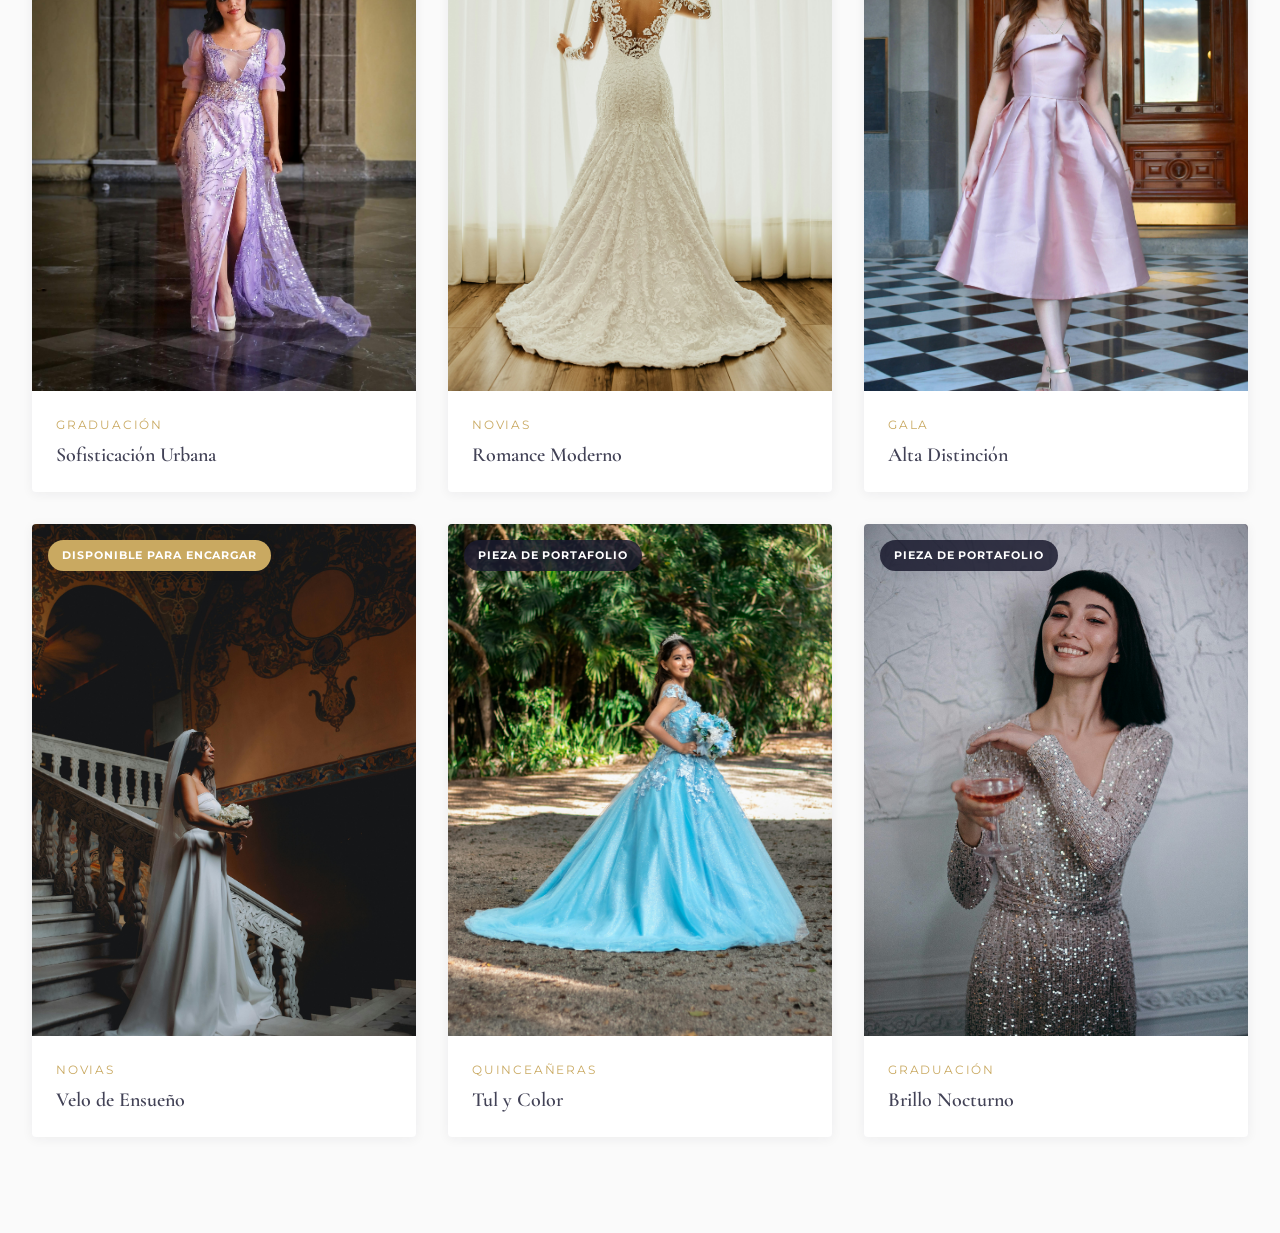
<file: portafolio.html>
<!DOCTYPE html>
<html lang="es">
<head>
    <meta charset="UTF-8">
    <meta name="viewport" content="width=device-width, initial-scale=1.0">
    <title>Portafolio - Floré Designs</title>
    
    <link rel="preconnect" href="https://fonts.googleapis.com">
    <link rel="preconnect" href="https://fonts.gstatic.com" crossorigin>
    <link href="https://fonts.googleapis.com/css2?family=Cormorant+Garamond:wght@300;400;500;600;700&family=Lato:wght@300;400;700;900&family=Montserrat:wght@400;500;600;700&display=swap" rel="stylesheet">
    
    <link rel="stylesheet" href="css/styles.css">
</head>
<body>

<header>
    <nav class="menu">
        <h1 class="logo">
            <a href="index.html">Floré Designs</a>
        </h1>

        <ul class="menu-principal">
            <li class="submenu">
                <a href="buscar-disenos.html">
                    
                    Buscar diseños
                    <span class="dropdown-icon">▼</span>
                </a>
                <ul class="menu-secundario">
                    <li><a href="por-tipo-vestido.html">Por tipo de vestido</a></li>
                    <li><a href="por-evento.html">Por evento</a></li>
        
            <!-- Reto: Modo Oscuro -->
            <li>
                <button class="btn-dark-mode" onclick="DarkModeModule.toggle()" title="Cambiar tema">
                    <span class="texto-tema">Modo oscuro</span>
                </button>
            </li>
        </ul>
            </li>

            <li><a href="portafolio.html">Portafolio</a></li>
            <li><a href="citas.html">Citas</a></li>

            <li class="submenu perfil-menu">
                <a href="perfil.html">
                    Perfil
                    <span class="dropdown-icon">▼</span>
                </a>
                <ul class="menu-secundario">
                    <li class="cliente-menu-item"><a href="perfil.html">Mis datos</a></li>
                    <li class="cliente-menu-item"><a href="mis-pedidos.html">Mis pedidos</a></li>
                    <li class="admin-menu-item" style="display:none;"><a href="admin.html">Panel Admin</a></li>
                    <li><a href="#" onclick="auth.logout(); return false;">Cerrar sesion</a></li>
                </ul>
            </li>

            <li class="auth-buttons">
                <button class="auth-button secondary iniciar-sesion-btn" onclick="openAuthModal('login')">
                    Iniciar sesión
                </button>
                <button class="auth-button primary registro-btn" onclick="openAuthModal('register')">
                    Registrarse
                </button>
            </li>
        </ul>
    </nav>
</header>

<div class="breadcrumbs">
    <ol>
        <li><a href="index.html">Inicio</a></li>
        <li class="current">Portafolio</li>
    </ol>
</div>

<main style="padding: 0; max-width: 100%;">
    
    <!-- Hero del Portafolio -->
    <section style="padding: 8rem 2rem 6rem; background: linear-gradient(135deg, var(--bg-dark) 0%, var(--primary-light) 100%); color: white; text-align: center;">
        <div style="max-width: 800px; margin: 0 auto;">
            <p style="font-family: var(--font-accent); font-size: 0.875rem; font-weight: 600; letter-spacing: 0.2em; text-transform: uppercase; color: var(--secondary-color); margin-bottom: 1.5rem;">Nuestro Trabajo</p>
            <h1 style="font-family: var(--font-heading); font-size: clamp(3rem, 6vw, 5rem); font-weight: 400; line-height: 1.2; margin-bottom: 2rem;">
                Portafolio de Creaciones
            </h1>
            <p style="font-size: 1.125rem; line-height: 1.8; opacity: 0.9;">
                Explora nuestra colección de vestidos exclusivos, cada uno diseñado y confeccionado a mano con atención excepcional al detalle.
            </p>
        </div>
    </section>

    <!-- Filtros de Colección -->
    <section class="filtros-section" style="padding: 3rem 2rem; border-bottom: 1px solid var(--border-color);">
        <div style="max-width: 1400px; margin: 0 auto; display: flex; gap: 1rem; justify-content: center; flex-wrap: wrap;">
            <button class="filter-btn active" onclick="filterCollection('all')" style="padding: 0.75rem 2rem; background: var(--primary-color); color: white; border: none; font-family: var(--font-accent); font-weight: 600; text-transform: uppercase; letter-spacing: 0.1em; font-size: 0.875rem; cursor: pointer; transition: all var(--transition-normal);">
                Todas
            </button>
            <button class="filter-btn" onclick="filterCollection('novias')" style="padding: 0.75rem 2rem; background: transparent; color: var(--primary-color); border: 2px solid var(--primary-color); font-family: var(--font-accent); font-weight: 600; text-transform: uppercase; letter-spacing: 0.1em; font-size: 0.875rem; cursor: pointer; transition: all var(--transition-normal);">
                Novias
            </button>
            <button class="filter-btn" onclick="filterCollection('quinceaneras')" style="padding: 0.75rem 2rem; background: transparent; color: var(--primary-color); border: 2px solid var(--primary-color); font-family: var(--font-accent); font-weight: 600; text-transform: uppercase; letter-spacing: 0.1em; font-size: 0.875rem; cursor: pointer; transition: all var(--transition-normal);">
                Quinceañeras
            </button>
            <button class="filter-btn" onclick="filterCollection('gala')" style="padding: 0.75rem 2rem; background: transparent; color: var(--primary-color); border: 2px solid var(--primary-color); font-family: var(--font-accent); font-weight: 600; text-transform: uppercase; letter-spacing: 0.1em; font-size: 0.875rem; cursor: pointer; transition: all var(--transition-normal);">
                Gala
            </button>
            <button class="filter-btn" onclick="filterCollection('graduacion')" style="padding: 0.75rem 2rem; background: transparent; color: var(--primary-color); border: 2px solid var(--primary-color); font-family: var(--font-accent); font-weight: 600; text-transform: uppercase; letter-spacing: 0.1em; font-size: 0.875rem; cursor: pointer; transition: all var(--transition-normal);">
                Graduación
            </button>
        </div>
    </section>

    <!-- Grid de Vestidos -->
    <section style="padding: 6rem 2rem; max-width: 1400px; margin: 0 auto;">
        <div id="portfolioGrid" style="display: grid; grid-template-columns: repeat(auto-fill, minmax(350px, 1fr)); gap: 2rem;">
            <!-- Las tarjetas se generan dinámicamente desde dressesData en js/portfolio.js (renderPortfolioGrid) -->
        </div>
    </section>

</main>



<!-- Modal de Detalles -->
<div id="detailModal" class="modal" style="display: none;">
    <div class="modal-content" style="max-width: 900px; animation: none;">
        <button class="close-modal" onclick="closeDetailModal()">×</button>
        <div id="modalContent"></div>
    </div>
</div>

<!-- Modal de Autenticación -->
<div id="authModal" class="modal">
    <div class="modal-content">
        <div class="modal-header" style="position: relative;">
            <button class="close-modal" onclick="closeAuthModal()">×</button>
            <h2>Bienvenido</h2>
            <div class="modal-tabs">
                <button id="loginTab" class="modal-tab active" onclick="switchAuthTab('login')">Iniciar sesion</button>
                <button id="registerTab" class="modal-tab" onclick="switchAuthTab('register')">Registrarse</button>
            </div>
        </div>

        <div class="modal-body">
            <div id="loginForm" class="tab-content active">
                <form onsubmit="handleLogin(event)">
                    <div class="form-group">
                        <label for="loginEmail">Correo electrónico</label>
                        <input type="email" id="loginEmail" placeholder="tu@email.com" required>
                    </div>
                    <div class="form-group">
                        <label for="loginPassword">Contraseña</label>
                        <input type="password" id="loginPassword" placeholder="Tu contraseña" required>
                    </div>
                    <button type="submit" class="btn" style="width: 100%; margin-top: 1rem;">Iniciar sesión</button>
                    <div style="text-align: center; margin-top: 1.5rem; padding-top: 1.5rem; border-top: 1px solid var(--border-color); color: var(--text-medium); font-size: 0.875rem;">
                        <p>¿No tienes cuenta? Usa la pestaña "Registrarse".</p></div>
                    </div>
                </form>
            </div>

            <div id="registerForm" class="tab-content">
                <form onsubmit="handleRegister(event)">
                    <div class="form-group">
                        <label for="registerNombre">Nombre completo *</label>
                        <input type="text" id="registerNombre" placeholder="Tu nombre completo" required>
                    </div>
                    <div class="form-group">
                        <label for="registerEmail">Correo electrónico *</label>
                        <input type="email" id="registerEmail" placeholder="tu@email.com" required>
                    </div>
                    <div class="form-group">
                        <label for="registerTelefono">Teléfono *</label>
                        <input type="tel" id="registerTelefono" placeholder="(449) 123-4567" required>
                    </div>
                    <div class="form-group">
                        <label for="registerPassword">Contraseña *</label>
                        <input type="password" id="registerPassword" placeholder="Mínimo 6 caracteres" minlength="6" required>
                    </div>
                    <div class="form-group">
                        <label for="registerConfirmPassword">Confirmar contraseña *</label>
                        <input type="password" id="registerConfirmPassword" placeholder="Repite tu contraseña" minlength="6" required>
                    </div>
                    <button type="submit" class="btn" style="width: 100%; margin-top: 1rem;">Crear cuenta</button>
                </form>
            
            
        </div>
    </div>
</div>

<script src="js/darkmode.js"></script>
<script src="js/auth.api.js"></script>
<script src="js/main.js"></script>
<script src="js/portfolio.js"></script>

<style>
.portfolio-item:hover {
    transform: translateY(-8px);
    box-shadow: var(--shadow-lg);
}

.filter-btn:hover {
    background: var(--primary-color) !important;
    color: white !important;
}

.filter-btn.active {
    background: var(--primary-color) !important;
    color: white !important;
}
</style>

</body>
</html>
</file>
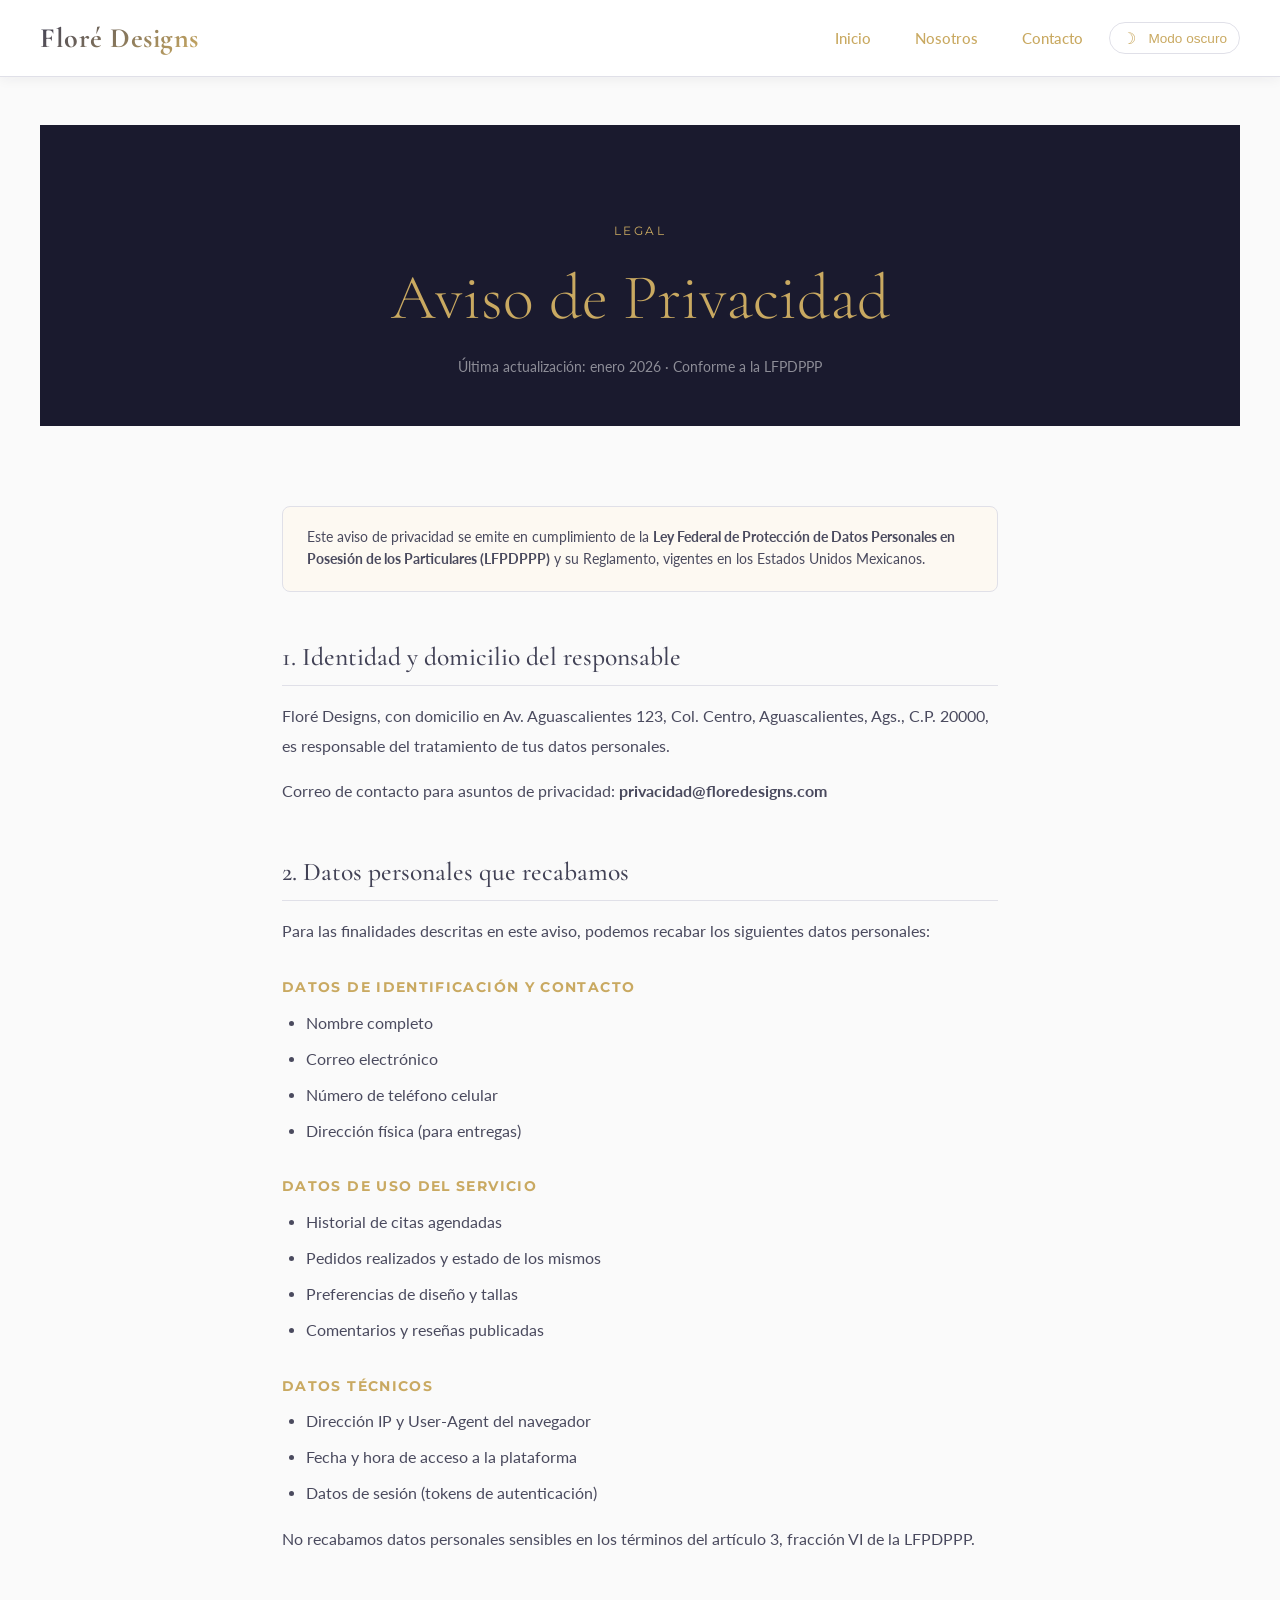
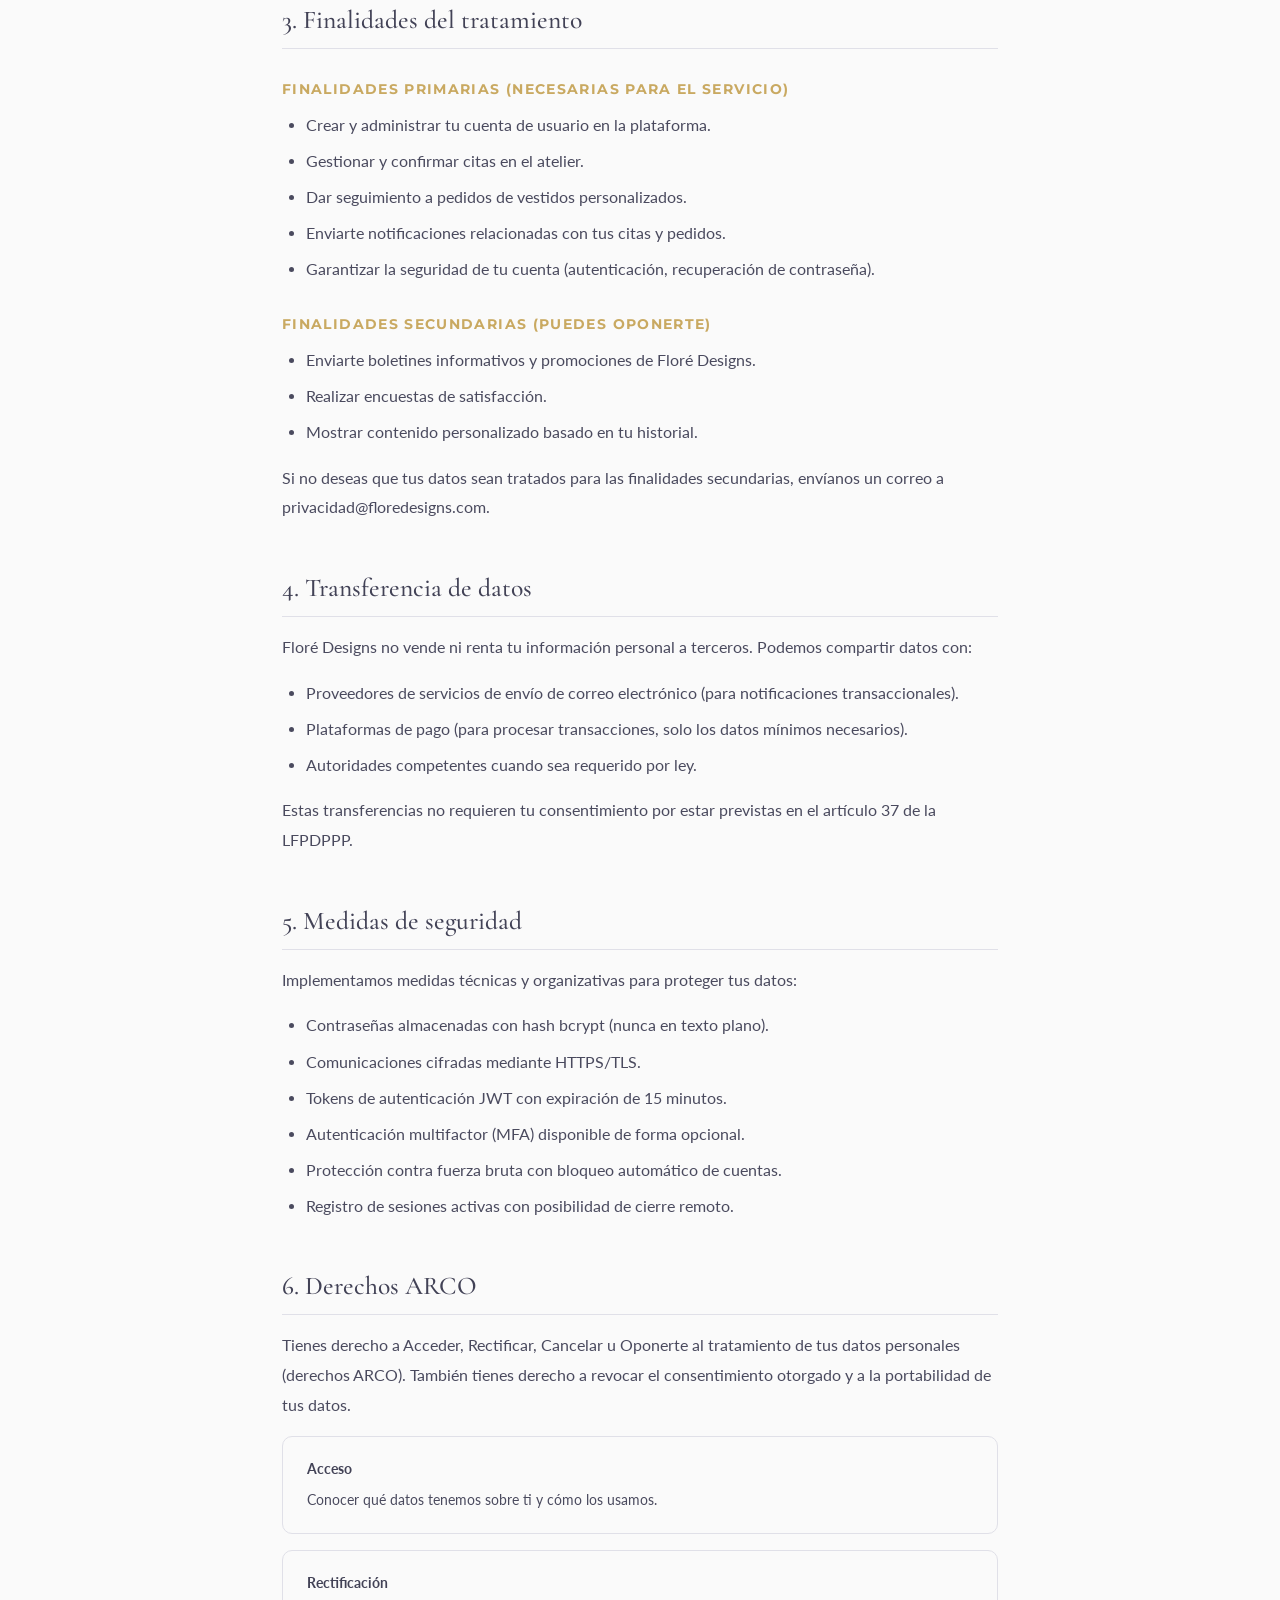
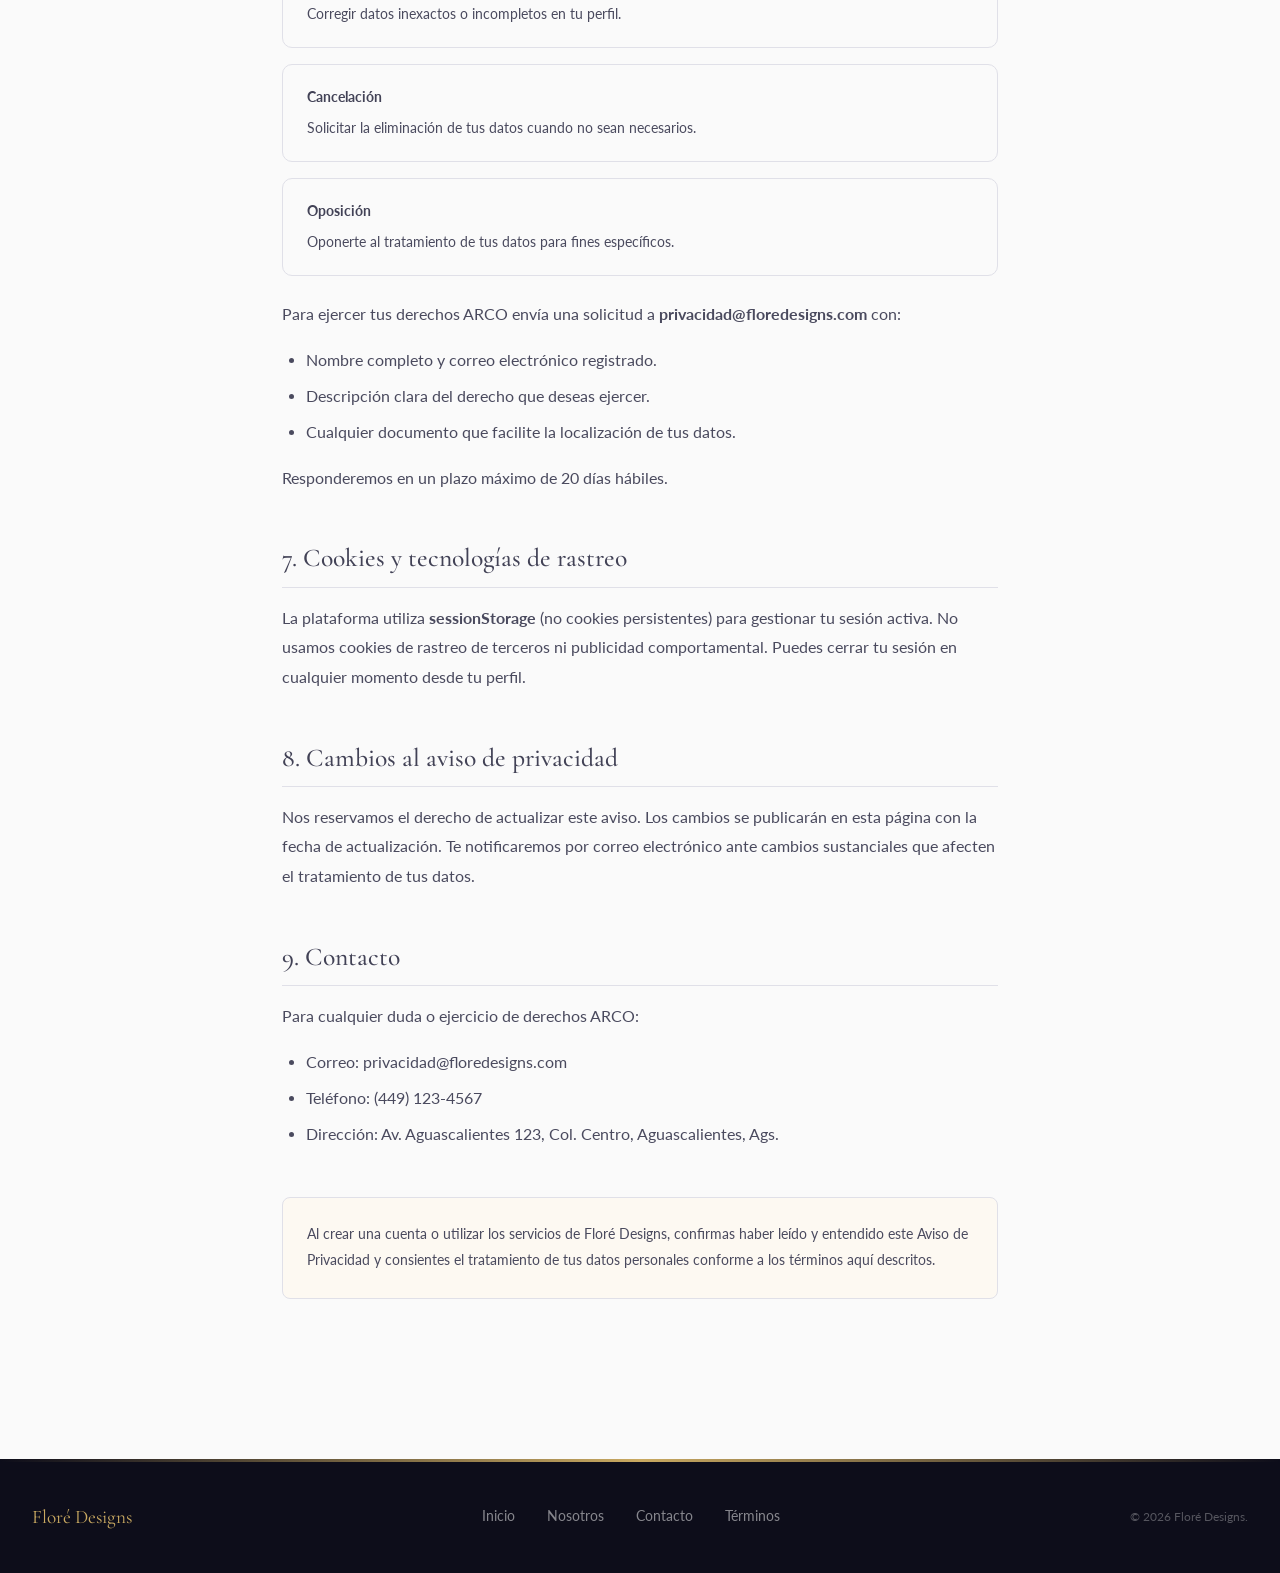
<file: privacidad.html>
<!DOCTYPE html>
<html lang="es">
<head>
    <meta charset="UTF-8">
    <meta name="viewport" content="width=device-width, initial-scale=1.0">
    <title>Aviso de Privacidad - Floré Designs</title>
    <link rel="preconnect" href="https://fonts.googleapis.com">
    <link rel="preconnect" href="https://fonts.gstatic.com" crossorigin>
    <link href="https://fonts.googleapis.com/css2?family=Cormorant+Garamond:wght@300;400;500;600;700&family=Lato:wght@300;400;700&family=Montserrat:wght@400;500;600;700&display=swap" rel="stylesheet">
    <link rel="stylesheet" href="css/styles.css">
    <style>
        .legal-body { max-width: 780px; margin: 0 auto; padding: 5rem 2rem 7rem; }
        .legal-body h2 { font-family: var(--font-heading, serif); font-size: 1.6rem; font-weight: 500; color: var(--primary-color, #1a1a2e); margin: 3rem 0 1rem; border-bottom: 1px solid var(--border-color, #e8e0d0); padding-bottom: .75rem; }
        .legal-body h3 { font-family: var(--font-accent, sans-serif); font-size: .85rem; font-weight: 700; letter-spacing: .1em; text-transform: uppercase; color: var(--secondary-color, #C9A961); margin: 2rem 0 .75rem; }
        .legal-body p  { font-size: .975rem; line-height: 1.9; color: var(--text-medium, #555); margin-bottom: 1rem; }
        .legal-body ul { margin: .5rem 0 1rem 1.5rem; }
        .legal-body ul li { font-size: .975rem; line-height: 1.9; color: var(--text-medium, #555); margin-bottom: .4rem; }
        .legal-meta { background: var(--bg-light, #fdf9f2); border: 1px solid var(--border-color, #e8e0d0); border-radius: 8px; padding: 1.25rem 1.5rem; margin-bottom: 3rem; font-size: .85rem; color: var(--text-medium); }
        .derecho-card { border: 1px solid var(--border-color, #e8e0d0); border-radius: 10px; padding: 1.25rem 1.5rem; margin-bottom: 1rem; }
        .derecho-titulo { font-weight: 700; font-size: .9rem; color: var(--primary-color, #1a1a2e); margin-bottom: .4rem; }
    </style>
</head>
<body>

<header>
    <nav class="menu">
        <h1 class="logo"><a href="index.html">Floré Designs</a></h1>
        <ul class="menu-principal">
            <li><a href="index.html">Inicio</a></li>
            <li><a href="nosotros.html">Nosotros</a></li>
            <li><a href="contacto.html">Contacto</a></li>
            <li><button class="btn-dark-mode" onclick="DarkModeModule && DarkModeModule.toggle()"><span class="texto-tema">Modo oscuro</span></button></li>
        </ul>
    </nav>
</header>

<main>
    <section style="padding:6rem 2rem 3rem;background:#1a1a2e;color:white;text-align:center;">
        <p style="font-family:var(--font-accent);font-size:.75rem;letter-spacing:.2em;text-transform:uppercase;color:#C9A961;margin-bottom:1rem;">Legal</p>
        <h1 style="font-family:var(--font-heading);font-size:clamp(2.5rem,5vw,4rem);font-weight:300;margin-bottom:1rem;">Aviso de Privacidad</h1>
        <p style="color:rgba(255,255,255,.5);font-size:.9rem;">Última actualización: enero 2026 · Conforme a la LFPDPPP</p>
    </section>

    <div class="legal-body">
        <div class="legal-meta">
            Este aviso de privacidad se emite en cumplimiento de la <strong>Ley Federal de Protección de Datos Personales en Posesión de los Particulares (LFPDPPP)</strong> y su Reglamento, vigentes en los Estados Unidos Mexicanos.
        </div>

        <h2>1. Identidad y domicilio del responsable</h2>
        <p>Floré Designs, con domicilio en Av. Aguascalientes 123, Col. Centro, Aguascalientes, Ags., C.P. 20000, es responsable del tratamiento de tus datos personales.</p>
        <p>Correo de contacto para asuntos de privacidad: <strong>privacidad@floredesigns.com</strong></p>

        <h2>2. Datos personales que recabamos</h2>
        <p>Para las finalidades descritas en este aviso, podemos recabar los siguientes datos personales:</p>
        <h3>Datos de identificación y contacto</h3>
        <ul>
            <li>Nombre completo</li>
            <li>Correo electrónico</li>
            <li>Número de teléfono celular</li>
            <li>Dirección física (para entregas)</li>
        </ul>
        <h3>Datos de uso del servicio</h3>
        <ul>
            <li>Historial de citas agendadas</li>
            <li>Pedidos realizados y estado de los mismos</li>
            <li>Preferencias de diseño y tallas</li>
            <li>Comentarios y reseñas publicadas</li>
        </ul>
        <h3>Datos técnicos</h3>
        <ul>
            <li>Dirección IP y User-Agent del navegador</li>
            <li>Fecha y hora de acceso a la plataforma</li>
            <li>Datos de sesión (tokens de autenticación)</li>
        </ul>
        <p>No recabamos datos personales sensibles en los términos del artículo 3, fracción VI de la LFPDPPP.</p>

        <h2>3. Finalidades del tratamiento</h2>
        <h3>Finalidades primarias (necesarias para el servicio)</h3>
        <ul>
            <li>Crear y administrar tu cuenta de usuario en la plataforma.</li>
            <li>Gestionar y confirmar citas en el atelier.</li>
            <li>Dar seguimiento a pedidos de vestidos personalizados.</li>
            <li>Enviarte notificaciones relacionadas con tus citas y pedidos.</li>
            <li>Garantizar la seguridad de tu cuenta (autenticación, recuperación de contraseña).</li>
        </ul>
        <h3>Finalidades secundarias (puedes oponerte)</h3>
        <ul>
            <li>Enviarte boletines informativos y promociones de Floré Designs.</li>
            <li>Realizar encuestas de satisfacción.</li>
            <li>Mostrar contenido personalizado basado en tu historial.</li>
        </ul>
        <p>Si no deseas que tus datos sean tratados para las finalidades secundarias, envíanos un correo a privacidad@floredesigns.com.</p>

        <h2>4. Transferencia de datos</h2>
        <p>Floré Designs no vende ni renta tu información personal a terceros. Podemos compartir datos con:</p>
        <ul>
            <li>Proveedores de servicios de envío de correo electrónico (para notificaciones transaccionales).</li>
            <li>Plataformas de pago (para procesar transacciones, solo los datos mínimos necesarios).</li>
            <li>Autoridades competentes cuando sea requerido por ley.</li>
        </ul>
        <p>Estas transferencias no requieren tu consentimiento por estar previstas en el artículo 37 de la LFPDPPP.</p>

        <h2>5. Medidas de seguridad</h2>
        <p>Implementamos medidas técnicas y organizativas para proteger tus datos:</p>
        <ul>
            <li>Contraseñas almacenadas con hash bcrypt (nunca en texto plano).</li>
            <li>Comunicaciones cifradas mediante HTTPS/TLS.</li>
            <li>Tokens de autenticación JWT con expiración de 15 minutos.</li>
            <li>Autenticación multifactor (MFA) disponible de forma opcional.</li>
            <li>Protección contra fuerza bruta con bloqueo automático de cuentas.</li>
            <li>Registro de sesiones activas con posibilidad de cierre remoto.</li>
        </ul>

        <h2>6. Derechos ARCO</h2>
        <p>Tienes derecho a Acceder, Rectificar, Cancelar u Oponerte al tratamiento de tus datos personales (derechos ARCO). También tienes derecho a revocar el consentimiento otorgado y a la portabilidad de tus datos.</p>

        <div class="derecho-card">
            <div class="derecho-titulo">Acceso</div>
            <p style="margin:0;font-size:.875rem;color:var(--text-medium);">Conocer qué datos tenemos sobre ti y cómo los usamos.</p>
        </div>
        <div class="derecho-card">
            <div class="derecho-titulo">Rectificación</div>
            <p style="margin:0;font-size:.875rem;color:var(--text-medium);">Corregir datos inexactos o incompletos en tu perfil.</p>
        </div>
        <div class="derecho-card">
            <div class="derecho-titulo">Cancelación</div>
            <p style="margin:0;font-size:.875rem;color:var(--text-medium);">Solicitar la eliminación de tus datos cuando no sean necesarios.</p>
        </div>
        <div class="derecho-card">
            <div class="derecho-titulo">Oposición</div>
            <p style="margin:0;font-size:.875rem;color:var(--text-medium);">Oponerte al tratamiento de tus datos para fines específicos.</p>
        </div>

        <p style="margin-top:1.5rem;">Para ejercer tus derechos ARCO envía una solicitud a <strong>privacidad@floredesigns.com</strong> con:</p>
        <ul>
            <li>Nombre completo y correo electrónico registrado.</li>
            <li>Descripción clara del derecho que deseas ejercer.</li>
            <li>Cualquier documento que facilite la localización de tus datos.</li>
        </ul>
        <p>Responderemos en un plazo máximo de 20 días hábiles.</p>

        <h2>7. Cookies y tecnologías de rastreo</h2>
        <p>La plataforma utiliza <strong>sessionStorage</strong> (no cookies persistentes) para gestionar tu sesión activa. No usamos cookies de rastreo de terceros ni publicidad comportamental. Puedes cerrar tu sesión en cualquier momento desde tu perfil.</p>

        <h2>8. Cambios al aviso de privacidad</h2>
        <p>Nos reservamos el derecho de actualizar este aviso. Los cambios se publicarán en esta página con la fecha de actualización. Te notificaremos por correo electrónico ante cambios sustanciales que afecten el tratamiento de tus datos.</p>

        <h2>9. Contacto</h2>
        <p>Para cualquier duda o ejercicio de derechos ARCO:</p>
        <ul>
            <li>Correo: privacidad@floredesigns.com</li>
            <li>Teléfono: (449) 123-4567</li>
            <li>Dirección: Av. Aguascalientes 123, Col. Centro, Aguascalientes, Ags.</li>
        </ul>

        <div style="margin-top:3rem;padding:1.5rem;background:var(--bg-light,#fdf9f2);border-radius:8px;border:1px solid var(--border-color,#e8e0d0);">
            <p style="font-size:.85rem;color:var(--text-medium);margin:0;">Al crear una cuenta o utilizar los servicios de Floré Designs, confirmas haber leído y entendido este Aviso de Privacidad y consientes el tratamiento de tus datos personales conforme a los términos aquí descritos.</p>
        </div>
    </div>
</main>

<footer style="background:#0d0d1a;color:rgba(255,255,255,.85);">
    <div style="height:3px;background:linear-gradient(90deg,transparent,#C9A961,transparent);"></div>
    <div style="max-width:1300px;margin:0 auto;padding:2.5rem 2rem;display:flex;justify-content:space-between;align-items:center;flex-wrap:wrap;gap:1rem;">
        <p style="font-family:var(--font-heading);font-size:1.2rem;color:#C9A961;margin:0;">Floré Designs</p>
        <nav style="display:flex;gap:2rem;flex-wrap:wrap;">
            <a href="index.html"    style="color:rgba(255,255,255,.5);text-decoration:none;font-size:.85rem;" onmouseover="this.style.color='#C9A961'" onmouseout="this.style.color='rgba(255,255,255,.5)'">Inicio</a>
            <a href="nosotros.html" style="color:rgba(255,255,255,.5);text-decoration:none;font-size:.85rem;" onmouseover="this.style.color='#C9A961'" onmouseout="this.style.color='rgba(255,255,255,.5)'">Nosotros</a>
            <a href="contacto.html" style="color:rgba(255,255,255,.5);text-decoration:none;font-size:.85rem;" onmouseover="this.style.color='#C9A961'" onmouseout="this.style.color='rgba(255,255,255,.5)'">Contacto</a>
            <a href="terminos.html" style="color:rgba(255,255,255,.5);text-decoration:none;font-size:.85rem;" onmouseover="this.style.color='#C9A961'" onmouseout="this.style.color='rgba(255,255,255,.5)'">Términos</a>
        </nav>
        <p style="font-size:.78rem;color:rgba(255,255,255,.3);">&copy; 2026 Floré Designs.</p>
    </div>
</footer>

<script src="js/darkmode.js"></script>
</body>
</html>
</file>
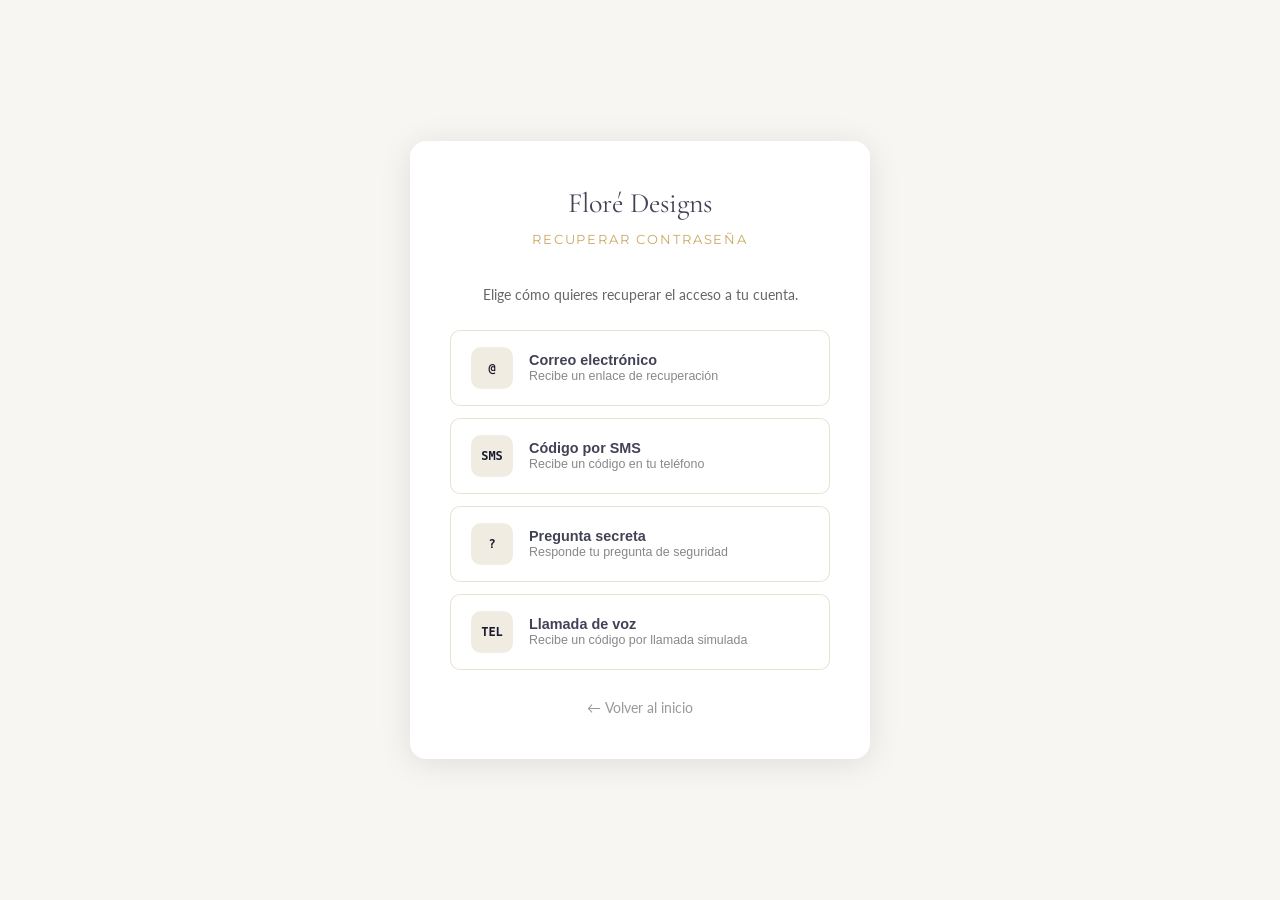
<file: recuperar.html>
<!DOCTYPE html>
<html lang="es">
<head>
    <meta charset="UTF-8">
    <meta name="viewport" content="width=device-width, initial-scale=1.0">
    <title>Recuperar Contraseña - Floré Designs</title>
    <link rel="preconnect" href="https://fonts.googleapis.com">
    <link rel="preconnect" href="https://fonts.gstatic.com" crossorigin>
    <link href="https://fonts.googleapis.com/css2?family=Cormorant+Garamond:wght@300;400;500;600;700&family=Lato:wght@300;400;700&family=Montserrat:wght@400;500;600;700&display=swap" rel="stylesheet">
    <link rel="stylesheet" href="css/styles.css">
    <style>
        body { background: #f8f6f2; }
        .rec-wrap { min-height: 100vh; display: flex; align-items: center; justify-content: center; padding: 2rem; }
        .rec-card { background: white; border-radius: 16px; box-shadow: 0 4px 32px rgba(0,0,0,.1); padding: 2.5rem; max-width: 460px; width: 100%; }
        .rec-logo { font-family: var(--font-heading); font-size: 1.75rem; color: var(--primary-color, #1a1a2e); text-align: center; margin-bottom: .3rem; }
        .rec-sub { text-align: center; font-size: .8rem; color: #C9A961; font-family: var(--font-accent); letter-spacing: .15em; text-transform: uppercase; margin-bottom: 2rem; }
        .metodo-btn { display: flex; align-items: center; gap: 1rem; width: 100%; padding: 1rem 1.25rem; border: 1.5px solid #e8e0d0; border-radius: 10px; background: white; cursor: pointer; transition: all .2s; margin-bottom: .75rem; text-align: left; }
        .metodo-btn:hover { border-color: #C9A961; background: #fdf9f2; }
        .metodo-btn.activo { border-color: var(--primary-color, #1a1a2e); background: #f8f6f2; }
        .metodo-icono { width: 42px; height: 42px; border-radius: 10px; background: #f0ece2; display: flex; align-items: center; justify-content: center; font-size: .75rem; font-weight: 700; color: #1a1a2e; font-family: monospace; flex-shrink: 0; }
        .metodo-titulo { font-weight: 600; font-size: .9rem; color: var(--primary-color, #1a1a2e); }
        .metodo-desc { font-size: .78rem; color: #888; margin-top: .1rem; }
        label { display: block; font-size: .78rem; font-weight: 700; color: #666; margin-bottom: .4rem; text-transform: uppercase; letter-spacing: .06em; }
        input { width: 100%; padding: .8rem 1rem; border: 1.5px solid #e0e0e0; border-radius: 8px; font-size: .95rem; outline: none; transition: border-color .2s; box-sizing: border-box; }
        input:focus { border-color: #C9A961; }
        .btn-rec { width: 100%; padding: .9rem; background: #1a1a2e; color: #C9A961; border: none; border-radius: 8px; cursor: pointer; font-family: var(--font-accent); font-weight: 700; font-size: .875rem; letter-spacing: .08em; text-transform: uppercase; transition: opacity .2s; margin-top: 1rem; }
        .btn-rec:hover { opacity: .85; }
        .btn-rec:disabled { opacity: .5; cursor: not-allowed; }
        .msj { padding: .8rem 1rem; border-radius: 8px; font-size: .875rem; margin-top: 1rem; display: none; }
        .msj.ok  { background: #e8f5e9; color: #2e7d32; border: 1px solid #c8e6c9; }
        .msj.err { background: #fff5f5; color: #c62828; border: 1px solid #ffcdd2; }
        .panel { display: none; margin-top: 1.5rem; padding-top: 1.5rem; border-top: 1px solid #f0ece2; }
        .panel.activo { display: block; }
        .paso { display: none; }
        .paso.activo { display: block; }
        .codigo-input { font-size: 1.8rem; letter-spacing: .5em; text-align: center; font-weight: 700; }
        .nueva-pwd-field { position: relative; }
        .toggle-pwd { position: absolute; right: .75rem; top: 50%; transform: translateY(-50%); background: none; border: none; cursor: pointer; color: #999; font-size: .8rem; }
    </style>
</head>
<body>

<div class="rec-wrap">
    <div class="rec-card">
        <div class="rec-logo">Floré Designs</div>
        <div class="rec-sub">Recuperar contraseña</div>

        <!-- Paso 1: Elegir método -->
        <div id="paso-metodo" class="paso activo">
            <p style="font-size:.9rem;color:#666;margin-bottom:1.5rem;text-align:center;line-height:1.6;">
                Elige cómo quieres recuperar el acceso a tu cuenta.
            </p>

            <button class="metodo-btn" onclick="elegirMetodo('email', this)">
                <div class="metodo-icono">@</div>
                <div>
                    <div class="metodo-titulo">Correo electrónico</div>
                    <div class="metodo-desc">Recibe un enlace de recuperación</div>
                </div>
            </button>

            <button class="metodo-btn" onclick="elegirMetodo('sms', this)">
                <div class="metodo-icono">SMS</div>
                <div>
                    <div class="metodo-titulo">Código por SMS</div>
                    <div class="metodo-desc">Recibe un código en tu teléfono</div>
                </div>
            </button>

            <button class="metodo-btn" onclick="elegirMetodo('preguntas', this)">
                <div class="metodo-icono">?</div>
                <div>
                    <div class="metodo-titulo">Pregunta secreta</div>
                    <div class="metodo-desc">Responde tu pregunta de seguridad</div>
                </div>
            </button>

            <button class="metodo-btn" onclick="elegirMetodo('llamada', this)">
                <div class="metodo-icono">TEL</div>
                <div>
                    <div class="metodo-titulo">Llamada de voz</div>
                    <div class="metodo-desc">Recibe un código por llamada simulada</div>
                </div>
            </button>
        </div>

        <!-- Paso 2: Formulario según método -->
        <div id="paso-form" class="paso">

            <!-- EMAIL -->
            <div id="panel-email" class="panel">
                <h3 style="font-family:var(--font-heading);font-size:1.3rem;color:#1a1a2e;margin-bottom:1rem;">Recuperación por correo</h3>
                <div style="margin-bottom:1rem;">
                    <label>Tu correo electrónico</label>
                    <input type="email" id="email-input" placeholder="tu@correo.com">
                </div>
                <button class="btn-rec" onclick="enviarEmail()">Enviar enlace de recuperación</button>
                <div id="email-msj" class="msj"></div>
            </div>

            <!-- SMS -->
            <div id="panel-sms" class="panel">
                <h3 style="font-family:var(--font-heading);font-size:1.3rem;color:#1a1a2e;margin-bottom:1rem;">Recuperación por SMS</h3>
                <div id="sms-paso1">
                    <div style="margin-bottom:1rem;">
                        <label>Tu correo electrónico</label>
                        <input type="email" id="sms-email" placeholder="tu@correo.com">
                    </div>
                    <button class="btn-rec" onclick="enviarSMS()">Enviar código SMS</button>
                </div>
                <div id="sms-paso2" style="display:none;">
                    <p style="font-size:.875rem;color:#666;margin-bottom:1rem;">Ingresa el código que recibiste:</p>
                    <div style="margin-bottom:1rem;">
                        <input type="text" id="sms-codigo" class="codigo-input" maxlength="6" placeholder="000000">
                    </div>
                    <button class="btn-rec" onclick="verificarSMS()">Verificar código</button>
                </div>
                <div id="sms-msj" class="msj"></div>
            </div>

            <!-- PREGUNTAS SECRETAS -->
            <div id="panel-preguntas" class="panel">
                <h3 style="font-family:var(--font-heading);font-size:1.3rem;color:#1a1a2e;margin-bottom:1rem;">Pregunta secreta</h3>
                <div id="preg-paso1">
                    <div style="margin-bottom:1rem;">
                        <label>Tu correo electrónico</label>
                        <input type="email" id="preg-email" placeholder="tu@correo.com">
                    </div>
                    <button class="btn-rec" onclick="obtenerPregunta()">Continuar</button>
                </div>
                <div id="preg-paso2" style="display:none;">
                    <div style="margin-bottom:1rem;padding:1rem;background:#f8f6f2;border-radius:8px;border-left:3px solid #C9A961;">
                        <p style="font-size:.85rem;color:#555;font-weight:500;" id="preg-texto">Cargando pregunta...</p>
                    </div>
                    <div style="margin-bottom:1rem;">
                        <label>Tu respuesta</label>
                        <input type="text" id="preg-respuesta" placeholder="Escribe tu respuesta">
                    </div>
                    <button class="btn-rec" onclick="verificarPregunta()">Verificar respuesta</button>
                </div>
                <div id="preg-msj" class="msj"></div>
            </div>

            <!-- LLAMADA -->
            <div id="panel-llamada" class="panel">
                <h3 style="font-family:var(--font-heading);font-size:1.3rem;color:#1a1a2e;margin-bottom:1rem;">Recuperación por llamada</h3>
                <div id="llamada-paso1">
                    <div style="margin-bottom:1rem;">
                        <label>Tu correo electrónico</label>
                        <input type="email" id="llamada-email" placeholder="tu@correo.com">
                    </div>
                    <button class="btn-rec" onclick="solicitarLlamada()">Solicitar llamada</button>
                </div>
                <div id="llamada-paso2" style="display:none;">
                    <div style="text-align:center;padding:1rem;background:#f8f6f2;border-radius:8px;margin-bottom:1rem;">
                        <p style="font-size:.85rem;color:#555;">Recibirás una llamada simulada con tu código.</p>
                        <p style="font-family:var(--font-heading);font-size:2rem;color:#1a1a2e;margin-top:.5rem;" id="llamada-codigo-display">—</p>
                        <p style="font-size:.75rem;color:#999;">(Solo visible en modo desarrollo)</p>
                    </div>
                    <div style="margin-bottom:1rem;">
                        <input type="text" id="llamada-codigo" class="codigo-input" maxlength="6" placeholder="000000">
                    </div>
                    <button class="btn-rec" onclick="verificarLlamada()">Verificar código</button>
                </div>
                <div id="llamada-msj" class="msj"></div>
            </div>

            <button onclick="volverMetodos()" style="width:100%;margin-top:1rem;padding:.7rem;background:none;border:1px solid #ddd;border-radius:8px;cursor:pointer;font-size:.85rem;color:#666;">← Elegir otro método</button>
        </div>

        <!-- Paso 3: Nueva contraseña (común a todos los métodos) -->
        <div id="paso-nueva-pwd" class="paso">
            <h3 style="font-family:var(--font-heading);font-size:1.3rem;color:#1a1a2e;margin-bottom:.5rem;">Nueva contraseña</h3>
            <p style="font-size:.875rem;color:#666;margin-bottom:1.5rem;">Elige una contraseña segura (mín. 8 caracteres, una mayúscula y un número).</p>

            <div style="margin-bottom:1rem;" class="nueva-pwd-field">
                <label>Nueva contraseña</label>
                <input type="password" id="nueva-pwd" placeholder="Nueva contraseña">
            </div>
            <div style="margin-bottom:1rem;">
                <label>Confirmar contraseña</label>
                <input type="password" id="confirmar-pwd" placeholder="Repite la contraseña">
            </div>

            <div id="pwd-msj" class="msj"></div>
            <button class="btn-rec" onclick="cambiarPassword()">Guardar nueva contraseña</button>
        </div>

        <div style="text-align:center;margin-top:1.5rem;">
            <a href="index.html" style="font-size:.85rem;color:#999;text-decoration:none;" onmouseover="this.style.color='#C9A961'" onmouseout="this.style.color='#999'">← Volver al inicio</a>
        </div>
    </div>
</div>

<script>
/* ======================================
   ESTADO
====================================== */
let _metodoActual = null;
let _tokenReset   = null; // token devuelto por el backend para cambiar password
let _emailActual  = null;

/* Leer token de la URL (viene del enlace de email) */
const _urlParams = new URLSearchParams(window.location.search);
if (_urlParams.get('token') && _urlParams.get('metodo') === 'email') {
    _tokenReset = _urlParams.get('token');
    mostrarPaso('nueva-pwd');
}

/* ======================================
   NAVEGACIÓN
====================================== */
function mostrarPaso(paso) {
    ['metodo','form','nueva-pwd'].forEach(p => {
        document.getElementById('paso-' + p).classList.remove('activo');
    });
    document.getElementById('paso-' + paso).classList.add('activo');
}

function elegirMetodo(metodo, btn) {
    _metodoActual = metodo;
    document.querySelectorAll('.metodo-btn').forEach(b => b.classList.remove('activo'));
    btn.classList.add('activo');

    // Ocultar todos los paneles
    ['email','sms','preguntas','llamada'].forEach(m => {
        document.getElementById('panel-' + m).classList.remove('activo');
    });
    document.getElementById('panel-' + metodo).classList.add('activo');
    mostrarPaso('form');
}

function volverMetodos() {
    mostrarPaso('metodo');
    _metodoActual = null;
}

/* ======================================
   HELPER: mostrar mensaje
====================================== */
function msj(id, texto, tipo) {
    const el = document.getElementById(id);
    if (!el) return;
    el.textContent = texto;
    el.className = 'msj ' + tipo;
    el.style.display = 'block';
}

/* ======================================
   MÉTODO 1: EMAIL
====================================== */
async function enviarEmail() {
    const email = document.getElementById('email-input').value.trim();
    if (!email) { msj('email-msj','Ingresa tu correo.','err'); return; }

    try {
        const res  = await fetch('api/auth/reset-email.php', {
            method:'POST', headers:{'Content-Type':'application/json'},
            body: JSON.stringify({ email })
        });
        const data = await res.json();
        msj('email-msj', data.mensaje || data.error, res.ok ? 'ok' : 'err');
    } catch(_) {
        msj('email-msj','Error de conexión.','err');
    }
}

/* ======================================
   MÉTODO 2: SMS
====================================== */
async function enviarSMS() {
    const email = document.getElementById('sms-email').value.trim();
    if (!email) { msj('sms-msj','Ingresa tu correo.','err'); return; }
    _emailActual = email;

    try {
        const res  = await fetch('api/auth/reset-sms.php', {
            method:'POST', headers:{'Content-Type':'application/json'},
            body: JSON.stringify({ email })
        });
        const data = await res.json();
        if (!res.ok) { msj('sms-msj', data.error, 'err'); return; }
        document.getElementById('sms-paso1').style.display = 'none';
        document.getElementById('sms-paso2').style.display = 'block';
        if (data._dev_codigo) msj('sms-msj', 'DEV — Código: ' + data._dev_codigo, 'ok');
    } catch(_) { msj('sms-msj','Error de conexión.','err'); }
}

async function verificarSMS() {
    const codigo = document.getElementById('sms-codigo').value.trim();
    if (codigo.length < 6) { msj('sms-msj','Ingresa los 6 dígitos.','err'); return; }

    try {
        const res  = await fetch('api/auth/reset-sms.php', {
            method:'POST', headers:{'Content-Type':'application/json'},
            body: JSON.stringify({ email: _emailActual, codigo })
        });
        const data = await res.json();
        if (!res.ok) { msj('sms-msj', data.error, 'err'); return; }
        _tokenReset = data.token;
        mostrarPaso('nueva-pwd');
    } catch(_) { msj('sms-msj','Error de conexión.','err'); }
}

/* ======================================
   MÉTODO 3: PREGUNTAS SECRETAS
====================================== */
async function obtenerPregunta() {
    const email = document.getElementById('preg-email').value.trim();
    if (!email) { msj('preg-msj','Ingresa tu correo.','err'); return; }
    _emailActual = email;

    try {
        const res  = await fetch('api/auth/reset-preguntas.php', {
            method:'POST', headers:{'Content-Type':'application/json'},
            body: JSON.stringify({ email, accion: 'obtener_pregunta' })
        });
        const data = await res.json();
        if (!res.ok) { msj('preg-msj', data.error, 'err'); return; }
        document.getElementById('preg-texto').textContent = data.pregunta;
        document.getElementById('preg-paso1').style.display = 'none';
        document.getElementById('preg-paso2').style.display = 'block';
    } catch(_) { msj('preg-msj','Error de conexión.','err'); }
}

async function verificarPregunta() {
    const respuesta = document.getElementById('preg-respuesta').value.trim();
    if (!respuesta) { msj('preg-msj','Escribe tu respuesta.','err'); return; }

    try {
        const res  = await fetch('api/auth/reset-preguntas.php', {
            method:'POST', headers:{'Content-Type':'application/json'},
            body: JSON.stringify({ email: _emailActual, respuesta, accion: 'verificar' })
        });
        const data = await res.json();
        if (!res.ok) { msj('preg-msj', data.error, 'err'); return; }
        _tokenReset = data.token;
        mostrarPaso('nueva-pwd');
    } catch(_) { msj('preg-msj','Error de conexión.','err'); }
}

/* ======================================
   MÉTODO 4: LLAMADA
====================================== */
async function solicitarLlamada() {
    const email = document.getElementById('llamada-email').value.trim();
    if (!email) { msj('llamada-msj','Ingresa tu correo.','err'); return; }
    _emailActual = email;

    try {
        const res  = await fetch('api/auth/reset-llamada.php', {
            method:'POST', headers:{'Content-Type':'application/json'},
            body: JSON.stringify({ email })
        });
        const data = await res.json();
        if (!res.ok) { msj('llamada-msj', data.error, 'err'); return; }
        document.getElementById('llamada-paso1').style.display = 'none';
        document.getElementById('llamada-paso2').style.display = 'block';
        if (data._dev_codigo) {
            document.getElementById('llamada-codigo-display').textContent = data._dev_codigo;
        }
    } catch(_) { msj('llamada-msj','Error de conexión.','err'); }
}

async function verificarLlamada() {
    const codigo = document.getElementById('llamada-codigo').value.trim();
    if (codigo.length < 6) { msj('llamada-msj','Ingresa los 6 dígitos.','err'); return; }

    try {
        const res  = await fetch('api/auth/reset-llamada.php', {
            method:'POST', headers:{'Content-Type':'application/json'},
            body: JSON.stringify({ email: _emailActual, codigo })
        });
        const data = await res.json();
        if (!res.ok) { msj('llamada-msj', data.error, 'err'); return; }
        _tokenReset = data.token;
        mostrarPaso('nueva-pwd');
    } catch(_) { msj('llamada-msj','Error de conexión.','err'); }
}

/* ======================================
   PASO FINAL: CAMBIAR CONTRASEÑA
====================================== */
async function cambiarPassword() {
    const nueva     = document.getElementById('nueva-pwd').value;
    const confirmar = document.getElementById('confirmar-pwd').value;

    if (nueva !== confirmar)    { msj('pwd-msj','Las contraseñas no coinciden.','err'); return; }
    if (nueva.length < 8)       { msj('pwd-msj','Mínimo 8 caracteres.','err'); return; }
    if (!/[A-Z]/.test(nueva))   { msj('pwd-msj','Necesita al menos una mayúscula.','err'); return; }
    if (!/[0-9]/.test(nueva))   { msj('pwd-msj','Necesita al menos un número.','err'); return; }
    if (!_tokenReset)           { msj('pwd-msj','Token de recuperación no válido. Empieza de nuevo.','err'); return; }

    try {
        const res  = await fetch('api/auth/reset-cambiar.php', {
            method:'POST', headers:{'Content-Type':'application/json'},
            body: JSON.stringify({ token: _tokenReset, nueva_password: nueva })
        });
        const data = await res.json();
        if (!res.ok) { msj('pwd-msj', data.error, 'err'); return; }

        msj('pwd-msj','¡Contraseña actualizada! Redirigiendo...','ok');
        setTimeout(() => { window.location.href = 'index.html'; }, 2000);
    } catch(_) { msj('pwd-msj','Error de conexión.','err'); }
}
</script>
</body>
</html>
</file>
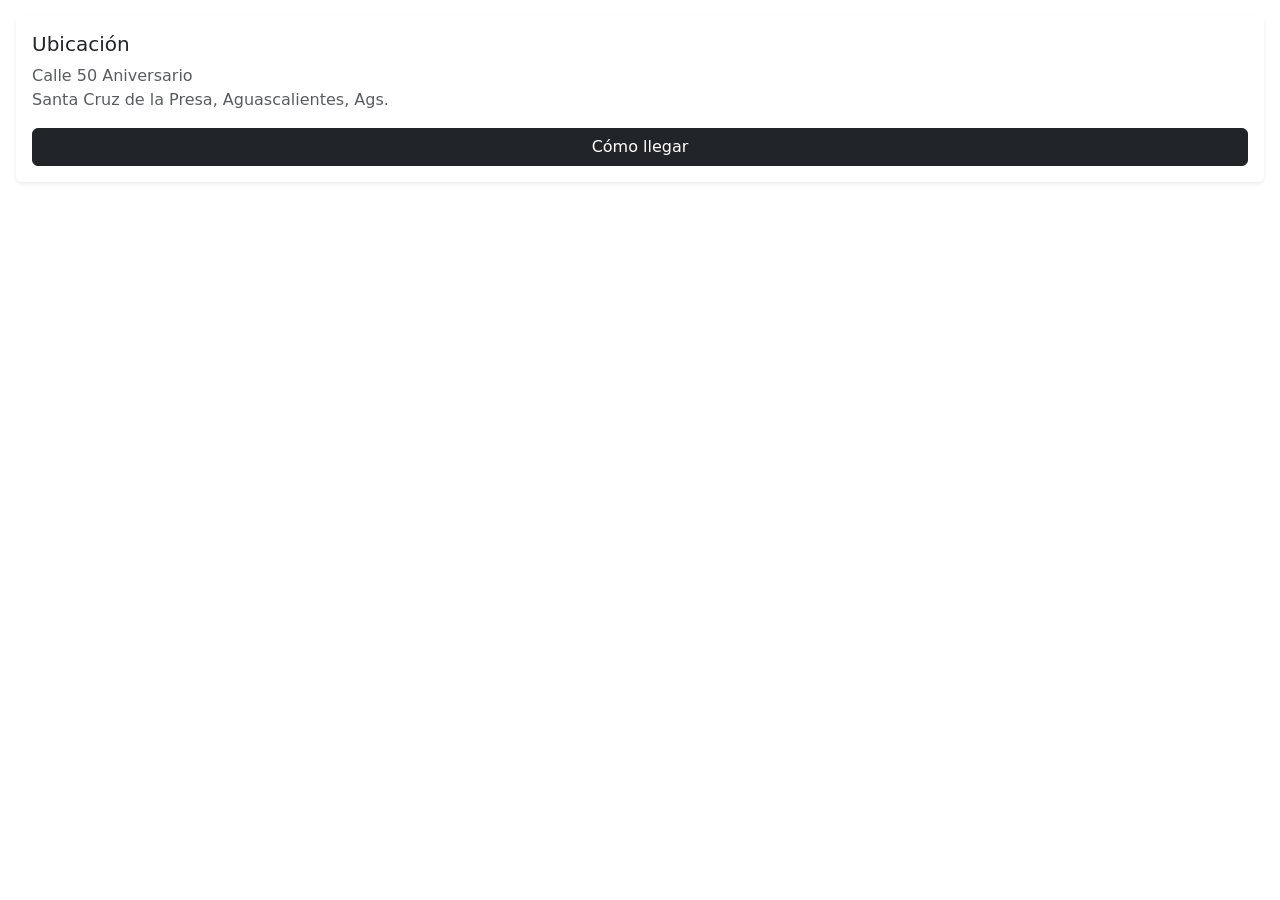
<file: ubicacion.html>
<!DOCTYPE html>
<html lang="es">
<head>
<meta charset="UTF-8">
<title>Ubicación - Floré Designs</title>
<!-- Bootstrap 5 (framework frontend) - cargado SOLO dentro de este documento aislado
     en iframe, para no afectar el resto del sitio (que usa CSS propio). -->
<link href="https://cdn.jsdelivr.net/npm/bootstrap@5.3.3/dist/css/bootstrap.min.css" rel="stylesheet">
<style>
    body {
        margin: 0;
        padding: 1rem;
        background: transparent;
    }
</style>
</head>
<body>

<div class="card border-0 shadow-sm">
    <div class="card-body">
        <h5 class="card-title mb-2">Ubicación</h5>
        <p class="card-text text-muted mb-3">
            Calle 50 Aniversario<br>
            Santa Cruz de la Presa, Aguascalientes, Ags.
        </p>

        <a href="https://www.google.com/maps/dir/?api=1&destination=21.8549581,-102.3790467"
           target="_blank" rel="noopener"
           class="btn btn-dark w-100">
            Cómo llegar
        </a>
    </div>
</div>

<script src="https://cdn.jsdelivr.net/npm/bootstrap@5.3.3/dist/js/bootstrap.bundle.min.js"></script>
</body>
</html>
</file>
<file: css/styles.css>
/* ========================================
   VARIABLES CSS
   ======================================== */
:root {
    /* Colores principales - Paleta sofisticada */
    --primary-color: #424256;
    --primary-dark: #0f0f1e;
    --primary-light: #2d2d44;
    
    --secondary-color: #c9a961;
    --secondary-dark: #b89850;
    --secondary-light: #d4b67d;
    
    --accent-color: #e94560;
    --accent-dark: #d63651;
    --accent-light: #ff6b85;
    
    --tertiary-color: #6c5ce7;
    --tertiary-light: #a29bfe;
    
    /* Colores neutros */
    --text-dark: #c9a961;
    --text-medium: #4a4a5e;
    --text-light: #8a8a9e;
    
    --bg-primary: #fafafa;
    --bg-secondary: #ffffff;
    --bg-accent: #f5f5f7;
    --bg-dark: #1a1a2e;
    
    --border-color: #e0e0e8;
    --border-light: #efefef;
    
    /* Sombras */
    --shadow-sm: 0 2px 12px rgba(26, 26, 46, 0.06);
    --shadow-md: 0 8px 24px rgba(26, 26, 46, 0.1);
    --shadow-lg: 0 16px 48px rgba(26, 26, 46, 0.15);
    --shadow-xl: 0 24px 64px rgba(26, 26, 46, 0.2);
    
    /* Transiciones */
    --transition-fast: 0.2s cubic-bezier(0.4, 0, 0.2, 1);
    --transition-normal: 0.3s cubic-bezier(0.4, 0, 0.2, 1);
    --transition-slow: 0.5s cubic-bezier(0.4, 0, 0.2, 1);
    
    /* Fuentes */
    --font-heading: 'Cormorant Garamond', 'Playfair Display', Georgia, serif;
    --font-body: 'Lato', 'Helvetica Neue', sans-serif;
    --font-accent: 'Montserrat', sans-serif;
}

/* ========================================
   RESET Y ESTILOS GENERALES
   ======================================== */
* {
    margin: 0;
    padding: 0;
    box-sizing: border-box;
}

html {
    scroll-behavior: smooth;
}

body {
    font-family: var(--font-body);
    background-color: var(--bg-primary);
    color: var(--text-dark);
    line-height: 1.6;
    -webkit-font-smoothing: antialiased;
    -moz-osx-font-smoothing: grayscale;
}

h1, h2, h3, h4, h5, h6 {
    font-family: var(--font-heading);
    font-weight: 600;
    line-height: 1.3;
    color: var(--text-dark);
}

/* ========================================
   ENCABEZADO Y MENÚ
   ======================================== */
header {
    background-color: var(--bg-secondary);
    border-bottom: 1px solid var(--border-color);
    padding: 0;
    position: sticky;
    top: 0;
    z-index: 1000;
    box-shadow: var(--shadow-sm);
    backdrop-filter: blur(10px);
    background: rgba(255, 255, 255, 0.95);
}

.menu {
    display: flex;
    justify-content: space-between;
    align-items: center;
    max-width: 1400px;
    margin: 0 auto;
    padding: 1rem 2.5rem;
}

/* Logo */
.logo {
    font-family: var(--font-heading);
    font-size: 1.75rem;
    font-weight: 700;
    letter-spacing: 0.5px;
    margin: 0;
}

.logo a {
    text-decoration: none;
    background: linear-gradient(135deg, var(--primary-color), var(--secondary-color));
    -webkit-background-clip: text;
    -webkit-text-fill-color: transparent;
    background-clip: text;
    transition: var(--transition-normal);
}

.logo a:hover {
    opacity: 0.8;
}

/* Menú principal */
.menu-principal {
    list-style: none;
    display: flex;
    gap: 0.5rem;
    align-items: center;
}

.menu-principal > li {
    position: relative;
}

.menu-principal > li > a,
.auth-button {
    text-decoration: none;
    color: var(--text-dark);
    padding: 0.625rem 1.125rem;
    font-weight: 500;
    font-size: 0.9375rem;
    transition: all var(--transition-normal);
    border-radius: 8px;
    display: inline-flex;
    align-items: center;
    gap: 0.375rem;
    position: relative;
}

.menu-principal > li > a::after {
    content: '';
    position: absolute;
    bottom: 0;
    left: 50%;
    width: 0;
    height: 2px;
    background: var(--primary-color);
    transition: all var(--transition-normal);
    transform: translateX(-50%);
}

.menu-principal > li > a:hover {
    color: var(--primary-color);
    background-color: var(--bg-accent);
}

.menu-principal > li > a:hover::after {
    width: 70%;
}

/* Botones de autenticación */
.auth-buttons {
    display: flex;
    gap: 0.75rem;
    align-items: center;
}

.auth-button {
    padding: 0.5rem 1.25rem;
    border: none;
    cursor: pointer;
    font-family: var(--font-body);
    font-size: 0.875rem;
    font-weight: 500;
    transition: all var(--transition-normal);
}

.auth-button.primary {
    background: linear-gradient(135deg, var(--primary-color), var(--primary-dark));
    color: white;
    box-shadow: var(--shadow-sm);
}

.auth-button.primary:hover {
    transform: translateY(-2px);
    box-shadow: var(--shadow-md);
}

.auth-button.secondary {
    background: transparent;
    color: var(--primary-color);
    border: 1.5px solid var(--primary-color);
}

.auth-button.secondary:hover {
    background: var(--primary-color);
    color: white;
}

/* Submenú */
.menu-secundario {
    display: none;
    position: absolute;
    top: calc(100% + 0.5rem);
    left: 0;
    background-color: var(--bg-secondary);
    border: 1px solid var(--border-color);
    border-radius: 12px;
    box-shadow: var(--shadow-lg);
    list-style: none;
    min-width: 220px;
    padding: 0.5rem;
    opacity: 0;
    transform: translateY(-10px);
    transition: all var(--transition-normal);
    z-index: 100;
}

.submenu.open .menu-secundario {
    display: block;
    opacity: 1;
    transform: translateY(0);
}

.menu-secundario li a {
    padding: 0.75rem 1rem;
    display: flex;
    align-items: center;
    gap: 0.625rem;
    color: var(--text-dark);
    text-decoration: none;
    font-size: 0.9375rem;
    transition: all var(--transition-fast);
    border-radius: 8px;
}

.menu-secundario li a:hover {
    background-color: var(--bg-accent);
    color: var(--primary-color);
    padding-left: 1.25rem;
}

/* Indicador de submenú */
.submenu > a .dropdown-icon {
    font-size: 0.625rem;
    margin-left: 0.25rem;
    transition: transform var(--transition-normal);
}

.submenu.open > a .dropdown-icon {
    transform: rotate(180deg);
}

/* Ocultar perfil cuando no hay sesión */
.perfil-menu {
    display: none;
}

/* Icono en menú */
.icon {
    font-size: 1.125rem;
}

/* ========================================
   CONTENIDO PRINCIPAL
   ======================================== */
main {
    max-width: 1400px;
    margin: 0 auto;
    padding: 3rem 2.5rem;
    min-height: calc(100vh - 200px);
}

/* ========================================
   TARJETAS
   ======================================== */
.card {
    background: var(--bg-secondary);
    padding: 2rem;
    border-radius: 16px;
    box-shadow: var(--shadow-sm);
    margin-bottom: 1.5rem;
    transition: all var(--transition-normal);
    border: 1px solid var(--border-light);
}

.card:hover {
    box-shadow: var(--shadow-md);
    transform: translateY(-4px);
}

.card h2 {
    margin-bottom: 1rem;
    color: var(--primary-color);
    font-size: 1.75rem;
}

.card h3 {
    margin-bottom: 0.875rem;
    color: var(--primary-dark);
    font-size: 1.25rem;
}

.card p {
    color: var(--text-medium);
    line-height: 1.7;
}

/* ========================================
   BOTONES
   ======================================== */
.btn {
    display: inline-block;
    padding: 0.875rem 2rem;
    background: linear-gradient(135deg, var(--primary-color), var(--primary-dark));
    color: white;
    text-decoration: none;
    border-radius: 10px;
    transition: all var(--transition-normal);
    font-weight: 600;
    font-size: 0.9375rem;
    border: none;
    cursor: pointer;
    box-shadow: var(--shadow-sm);
    font-family: var(--font-body);
}

.btn:hover {
    transform: translateY(-3px);
    box-shadow: var(--shadow-md);
}

.btn:active {
    transform: translateY(-1px);
}

.btn.btn-secondary {
    background: transparent;
    color: var(--primary-color);
    border: 2px solid var(--primary-color);
}

.btn.btn-secondary:hover {
    background: var(--primary-color);
    color: white;
}

/* ========================================
   FORMULARIOS
   ======================================== */
.form-group {
    margin-bottom: 1.5rem;
}

.form-group label {
    display: block;
    margin-bottom: 0.5rem;
    color: var(--text-dark);
    font-weight: 500;
    font-size: 0.9375rem;
}

.form-group input,
.form-group select,
.form-group textarea {
    width: 100%;
    padding: 0.875rem 1rem;
    border: 1.5px solid var(--border-color);
    border-radius: 10px;
    font-size: 0.9375rem;
    font-family: var(--font-body);
    transition: all var(--transition-fast);
    background-color: var(--bg-secondary);
    color: var(--text-dark);
}

.form-group input:focus,
.form-group select:focus,
.form-group textarea:focus {
    outline: none;
    border-color: var(--primary-color);
    box-shadow: 0 0 0 3px rgba(139, 115, 85, 0.1);
}

.form-group textarea {
    min-height: 120px;
    resize: vertical;
}

/* ========================================
   MODALES
   ======================================== */
.modal {
    display: none;
    position: fixed;
    top: 0;
    left: 0;
    width: 100%;
    height: 100%;
    background-color: rgba(0, 0, 0, 0.6);
    z-index: 2000;
    align-items: center;
    justify-content: center;
    backdrop-filter: blur(5px);
    animation: fadeIn var(--transition-normal);
}

@keyframes fadeIn {
    from {
        opacity: 0;
    }
    to {
        opacity: 1;
    }
}

.modal-content {
    background-color: var(--bg-secondary);
    border-radius: 20px;
    max-width: 450px;
    width: 90%;
    max-height: 90vh;
    overflow-y: auto;
    box-shadow: var(--shadow-lg);
    animation: slideUp var(--transition-normal);
}

@keyframes slideUp {
    from {
        transform: translateY(50px);
        opacity: 0;
    }
    to {
        transform: translateY(0);
        opacity: 1;
    }
}

.modal-header {
    padding: 2rem 2rem 1rem;
    border-bottom: 1px solid var(--border-color);
}

.modal-header h2 {
    font-size: 1.75rem;
    color: var(--primary-color);
    margin-bottom: 0.5rem;
}

.close-modal {
    position: absolute;
    top: 1.5rem;
    right: 1.5rem;
    background: transparent;
    border: none;
    font-size: 1.75rem;
    cursor: pointer;
    color: var(--text-light);
    transition: var(--transition-fast);
    line-height: 1;
    width: 32px;
    height: 32px;
    display: flex;
    align-items: center;
    justify-content: center;
    border-radius: 8px;
}

.close-modal:hover {
    background-color: var(--bg-accent);
    color: var(--text-dark);
}

.modal-body {
    padding: 2rem;
}

/* Pestañas del modal */
.modal-tabs {
    display: flex;
    gap: 0.5rem;
    margin-bottom: 2rem;
    border-bottom: 2px solid var(--border-color);
}

.modal-tab {
    padding: 0.75rem 1.5rem;
    background: transparent;
    border: none;
    cursor: pointer;
    font-size: 1rem;
    font-weight: 500;
    color: var(--text-medium);
    transition: all var(--transition-fast);
    border-bottom: 2px solid transparent;
    margin-bottom: -2px;
    font-family: var(--font-body);
}

.modal-tab.active {
    color: var(--primary-color);
    border-bottom-color: var(--primary-color);
}

.modal-tab:hover {
    color: var(--primary-dark);
}

.tab-content {
    display: none;
}

.tab-content.active {
    display: block;
    animation: fadeIn var(--transition-fast);
}

/* ========================================
   NOTIFICACIONES
   ======================================== */
.notification {
    position: fixed;
    top: 2rem;
    right: 2rem;
    background: white;
    padding: 1rem 1.5rem;
    border-radius: 12px;
    box-shadow: var(--shadow-lg);
    display: flex;
    align-items: center;
    gap: 1rem;
    z-index: 3000;
    transform: translateX(400px);
    transition: transform var(--transition-normal);
    border-left: 4px solid var(--primary-color);
    min-width: 300px;
}

.notification.show {
    transform: translateX(0);
}

.notification.success {
    border-left-color: #4caf50;
}

.notification.error {
    border-left-color: #f44336;
}

.notification.info {
    border-left-color: #2196f3;
}

.notification button {
    background: transparent;
    border: none;
    font-size: 1.5rem;
    cursor: pointer;
    color: var(--text-light);
    transition: var(--transition-fast);
    line-height: 1;
    padding: 0;
    width: 24px;
    height: 24px;
}

.notification button:hover {
    color: var(--text-dark);
}

/* ========================================
   SECCIÓN HERO (Página principal)
   ======================================== */
.hero {
    text-align: center;
    padding: 4rem 0;
    margin-bottom: 3rem;
}

.hero h1 {
    font-size: 3.5rem;
    margin-bottom: 1rem;
    background: linear-gradient(135deg, var(--primary-color), var(--accent-color));
    -webkit-background-clip: text;
    -webkit-text-fill-color: transparent;
    background-clip: text;
}

.hero p {
    font-size: 1.25rem;
    color: var(--text-medium);
    max-width: 600px;
    margin: 0 auto;
}

/* ========================================
   GRID DE TARJETAS
   ======================================== */
.card-grid {
    display: grid;
    grid-template-columns: repeat(auto-fit, minmax(300px, 1fr));
    gap: 2rem;
    margin-top: 2.5rem;
}

/* ========================================
   SECCIÓN DE CARACTERÍSTICAS
   ======================================== */
.features {
    margin-top: 4rem;
    text-align: center;
    padding: 3rem;
    background: var(--bg-secondary);
    border-radius: 20px;
    box-shadow: var(--shadow-sm);
}

.features h2 {
    margin-bottom: 2.5rem;
    font-size: 2.25rem;
    color: var(--primary-color);
}

.features-grid {
    display: grid;
    grid-template-columns: repeat(auto-fit, minmax(250px, 1fr));
    gap: 2.5rem;
    margin-top: 2rem;
}

.feature-item h3 {
    color: var(--primary-dark);
    margin-bottom: 0.75rem;
    font-size: 1.25rem;
}

.feature-item p {
    color: var(--text-medium);
    font-size: 0.9375rem;
}

/* ========================================
   INFORMACIÓN DE CONTACTO
   ======================================== */
.info-card {
    background: linear-gradient(135deg, var(--bg-accent), var(--bg-secondary));
    padding: 1.5rem;
    border-radius: 12px;
    border-left: 4px solid var(--accent-color);
}

.info-card h3 {
    display: flex;
    align-items: center;
    gap: 0.5rem;
    margin-bottom: 1rem;
    color: var(--primary-dark);
}

/* ========================================
   ALERTAS
   ======================================== */
.alert {
    padding: 1.25rem 1.5rem;
    border-radius: 12px;
    margin-bottom: 1.5rem;
    border-left: 4px solid;
}

.alert.info {
    background-color: #e3f2fd;
    border-left-color: #2196f3;
    color: #1976d2;
}

.alert.success {
    background-color: #e8f5e9;
    border-left-color: #4caf50;
    color: #2e7d32;
}

.alert.warning {
    background-color: #fff3e0;
    border-left-color: #ff9800;
    color: #e65100;
}

/* ========================================
   BREADCRUMBS
   ======================================== */
.breadcrumbs {
    background-color: var(--bg-secondary);
    padding: 1rem 2.5rem;
    border-bottom: 1px solid var(--border-color);
    font-size: 0.875rem;
}

.breadcrumbs ol {
    list-style: none;
    display: flex;
    flex-wrap: wrap;
    align-items: center;
    gap: 0.5rem;
    max-width: 1400px;
    margin: 0 auto;
}

.breadcrumbs li {
    display: flex;
    align-items: center;
}

.breadcrumbs a {
    color: var(--primary-color);
    text-decoration: none;
    transition: var(--transition-fast);
}

.breadcrumbs a:hover {
    text-decoration: underline;
}

.breadcrumbs .current {
    color: var(--text-medium);
    font-weight: 500;
}

.breadcrumbs li:not(:last-child)::after {
    content: '›';
    margin-left: 0.5rem;
    color: var(--text-light);
    font-size: 1rem;
}

/* ========================================
   RESPONSIVE
   ======================================== */
@media (max-width: 1024px) {
    .hero h1 {
        font-size: 2.75rem;
    }
    
    .card-grid {
        grid-template-columns: repeat(auto-fit, minmax(250px, 1fr));
    }
}

@media (max-width: 768px) {
    header {
        padding: 0;
    }
    
    .menu {
        flex-direction: column;
        padding: 1rem;
        gap: 1rem;
    }

    .menu-principal {
        flex-direction: column;
        width: 100%;
        gap: 0.5rem;
    }

    .menu-principal > li {
        width: 100%;
    }

    .menu-principal > li > a,
    .auth-button {
        display: block;
        width: 100%;
        text-align: center;
        padding: 0.875rem;
    }

    .auth-buttons {
        width: 100%;
        flex-direction: column;
    }

    .menu-secundario {
        position: static;
        width: 100%;
        border: none;
        box-shadow: none;
        background-color: var(--bg-accent);
        margin-top: 0.5rem;
    }

    main {
        padding: 2rem 1.5rem;
    }

    .hero h1 {
        font-size: 2.25rem;
    }

    .hero p {
        font-size: 1.125rem;
    }

    .card {
        padding: 1.5rem;
    }

    .notification {
        right: 1rem;
        left: 1rem;
        min-width: auto;
    }

    .modal-content {
        width: 95%;
    }

    .modal-body {
        padding: 1.5rem;
    }

    .features {
        padding: 2rem 1.5rem;
    }

    .features h2 {
        font-size: 1.875rem;
    }
}

/* ========================================
   UTILIDADES
   ======================================== */
.text-center {
    text-align: center;
}

.mb-1 { margin-bottom: 0.5rem; }
.mb-2 { margin-bottom: 1rem; }
.mb-3 { margin-bottom: 1.5rem; }
.mb-4 { margin-bottom: 2rem; }

.mt-1 { margin-top: 0.5rem; }
.mt-2 { margin-top: 1rem; }
.mt-3 { margin-top: 1.5rem; }
.mt-4 { margin-top: 2rem; }

.grid-2 {
    display: grid;
    grid-template-columns: repeat(2, 1fr);
    gap: 2rem;
}

@media (max-width: 768px) {
    .grid-2 {
        grid-template-columns: 1fr;
    }
}

/* ========================================
   SCROLLBAR PERSONALIZADO
   ======================================== */
::-webkit-scrollbar {
    width: 10px;
}

::-webkit-scrollbar-track {
    background: var(--bg-accent);
}

::-webkit-scrollbar-thumb {
    background: var(--primary-light);
    border-radius: 5px;
}

::-webkit-scrollbar-thumb:hover {
    background: var(--primary-color);
}

/* ======================================================
   ESTILOS VALIDACIONES - Actividad 5
   Mensajes de error personalizados por campo
====================================================== */

/* Campo con error */
.campo-invalido {
    border-color: #c62828 !important;
    box-shadow: 0 0 0 2px rgba(198, 40, 40, 0.15) !important;
}

/* Campo valido */
.campo-valido {
    border-color: #2e7d32 !important;
    box-shadow: 0 0 0 2px rgba(46, 125, 50, 0.15) !important;
}

/* Mensaje de error debajo del campo */
.error-msg {
    display: none;
    color: #c62828;
    font-size: 0.78rem;
    margin-top: 0.3rem;
    padding-left: 0.2rem;
    font-weight: 500;
}

/* Indicador de fuerza de contraseña */
.pwd-fuerza {
    height: 4px;
    border-radius: 2px;
    margin-top: 0.4rem;
    transition: width 0.3s ease, background 0.3s ease;
    width: 0%;
}
.pwd-fuerza.debil    { width: 33%; background: #c62828; }
.pwd-fuerza.media    { width: 66%; background: #f57c00; }
.pwd-fuerza.fuerte   { width: 100%; background: #2e7d32; }

/* Texto de fuerza de contraseña */
.pwd-fuerza-texto {
    font-size: 0.75rem;
    margin-top: 0.2rem;
    font-weight: 500;
}

/* ======================================================
   MODO OSCURO - Dark Mode (Reto adicional)
   Activado/desactivado con el botón toggle en el header.
   Persiste en localStorage entre sesiones.
   
   Estrategia: clase [data-tema="oscuro"] en <html>
   sobreescribe todas las variables CSS del :root
====================================================== */

[data-tema="oscuro"] {
    --primary-color:    #c9a961;
    --primary-dark:     #a8813a;
    --primary-light:    #e8d5a3;
    --secondary-color:  #c9a961;
    --secondary-light:  #e8d5a3;
    --accent-color:     #e05070;
    --text-dark:        #f0e6cc;
    --text-medium:      #b0a080;
    --text-light:       #888070;
    --bg-dark:          #0a0a14;
    --bg-light:         #111120;
    --bg-medium:        #1a1a2e;
    --border-color:     #2a2a3e;
}

/* Fondo y texto base */
[data-tema="oscuro"] body {
    background-color: #111120;
    color: #e0d8c8;
}

/* Header / Nav */
[data-tema="oscuro"] header {
    background: rgba(10, 10, 20, 0.97) !important;
    border-bottom: 1px solid #2a2a3e;
}

[data-tema="oscuro"] .menu a,
[data-tema="oscuro"] .logo a {
    color: #e0d8c8 !important;
}

[data-tema="oscuro"] .menu a:hover {
    color: #c9a961 !important;
}

[data-tema="oscuro"] .menu-secundario {
    background: #1a1a2e !important;
    border: 1px solid #2a2a3e !important;
}

/* Cards / Contenedores blancos */
[data-tema="oscuro"] .service-card,
[data-tema="oscuro"] .portfolio-item,
[data-tema="oscuro"] .card,
[data-tema="oscuro"] .modal-content,
[data-tema="oscuro"] .form-group input,
[data-tema="oscuro"] .form-group select,
[data-tema="oscuro"] .form-group textarea {
    background: #1e1e32 !important;
    color: #e0d8c8 !important;
    border-color: #2a2a3e !important;
}

[data-tema="oscuro"] .form-group label {
    color: #c9a961 !important;
}

[data-tema="oscuro"] .form-group input::placeholder,
[data-tema="oscuro"] .form-group select::placeholder {
    color: #666070 !important;
}

/* Secciones con fondo blanco o gris claro */
[data-tema="oscuro"] section,
[data-tema="oscuro"] main {
    background-color: #111120 !important;
}

[data-tema="oscuro"] .services-section,
[data-tema="oscuro"] .about-section,
[data-tema="oscuro"] .contact-section {
    background: #111120 !important;
}

/* Textos */
[data-tema="oscuro"] h1, [data-tema="oscuro"] h2,
[data-tema="oscuro"] h3, [data-tema="oscuro"] h4 {
    color: #e0d8c8 !important;
}

[data-tema="oscuro"] p {
    color: #b0a080 !important;
}

/* Botones secundarios */
[data-tema="oscuro"] .btn.secondary,
[data-tema="oscuro"] button.secondary {
    background: transparent !important;
    border-color: #c9a961 !important;
    color: #c9a961 !important;
}

/* Tabs del modal */
[data-tema="oscuro"] .modal-tab {
    background: #1e1e32 !important;
    color: #b0a080 !important;
    border-color: #2a2a3e !important;
}

[data-tema="oscuro"] .modal-tab.active {
    background: #c9a961 !important;
    color: #111120 !important;
}

/* Overlay del modal */
[data-tema="oscuro"] .modal-overlay {
    background: rgba(0,0,0,0.85) !important;
}

/* Footer */
[data-tema="oscuro"] footer {
    background: #0a0a14 !important;
    color: #888070 !important;
}

/* Scrollbar personalizado en modo oscuro */
[data-tema="oscuro"] ::-webkit-scrollbar {
    width: 8px;
}
[data-tema="oscuro"] ::-webkit-scrollbar-track {
    background: #111120;
}
[data-tema="oscuro"] ::-webkit-scrollbar-thumb {
    background: #c9a961;
    border-radius: 4px;
}

/* Transición suave al cambiar modo */
body, header, section, main, footer,
.service-card, .modal-content, .form-group input {
    transition: background-color 0.3s ease, color 0.3s ease,
                border-color 0.3s ease !important;
}

/* Botón toggle modo oscuro */
.btn-dark-mode {
    background: transparent;
    border: 1px solid var(--border-color);
    border-radius: 20px;
    padding: 0.35rem 0.75rem;
    cursor: pointer;
    font-size: 0.85rem;
    display: flex;
    align-items: center;
    gap: 0.4rem;
    color: inherit;
    transition: all 0.2s ease;
    white-space: nowrap;
}

.btn-dark-mode:hover {
    border-color: var(--secondary-color);
    color: var(--secondary-color);
}

.btn-dark-mode .icono-tema {
    font-size: 1rem;
    transition: transform 0.4s ease;
}

[data-tema="oscuro"] .btn-dark-mode .icono-tema {
    transform: rotate(180deg);
}

/* Icono del botón modo oscuro: usa ::before con caracteres CSS en lugar de emojis */
.btn-dark-mode::before {
    content: "\263D"; /* luna creciente Unicode */
    font-size: 1rem;
    margin-right: 0.4rem;
    display: inline-block;
    transition: transform 0.4s ease;
}

.btn-dark-mode[data-modo="oscuro"]::before {
    content: "\2600"; /* sol Unicode */
    transform: rotate(180deg);
}

/* =====================================================
   DARK MODE FIXES - Parches para fondos hardcoded blancos
   ===================================================== */

/* Clase utilitaria para contenedores de tarjetas */
.card-container {
    background: var(--card-bg, white);
    color: var(--text-dark);
}

/* Tabs de búsqueda en modo oscuro */
[data-tema="oscuro"] .search-tab {
    background: #1e1e32 !important;
    color: #b0a080 !important;
    border-color: #2a2a3e !important;
}
[data-tema="oscuro"] .search-tab.active {
    background: #c9a961 !important;
    color: #111120 !important;
}
[data-tema="oscuro"] .search-tab:hover {
    border-color: #c9a961 !important;
    color: #c9a961 !important;
}

/* Paneles de búsqueda */
[data-tema="oscuro"] .search-panel > div,
[data-tema="oscuro"] .search-box-wrapper > div,
[data-tema="oscuro"] [style*="background: white"],
[data-tema="oscuro"] [style*="background:white"],
[data-tema="oscuro"] [style*="background-color: white"],
[data-tema="oscuro"] [style*="background-color:white"] {
    background: #1e1e32 !important;
    color: #e0d8c8 !important;
}

/* Labels en buscador avanzado */
[data-tema="oscuro"] .search-panel label,
[data-tema="oscuro"] [style*="color: #333"],
[data-tema="oscuro"] [style*="color:#333"] {
    color: #c9a961 !important;
}

/* Inputs y selects del buscador */
[data-tema="oscuro"] .search-panel input,
[data-tema="oscuro"] .search-panel select,
[data-tema="oscuro"] .search-panel textarea {
    background: #111120 !important;
    color: #e0d8c8 !important;
    border-color: #2a2a3e !important;
}
[data-tema="oscuro"] .search-panel input::placeholder {
    color: #666070 !important;
}

/* Botón limpiar filtros */
[data-tema="oscuro"] [onclick*="limpiarFiltros"],
[data-tema="oscuro"] [style*="background: #f5f5f5"] {
    background: #2a2a3e !important;
    color: #e0d8c8 !important;
}

/* Result cards en búsqueda */
[data-tema="oscuro"] .result-card {
    background: #1e1e32 !important;
    color: #e0d8c8 !important;
    border-color: #2a2a3e !important;
}
[data-tema="oscuro"] .result-title {
    color: #e0d8c8 !important;
}
[data-tema="oscuro"] .result-description {
    color: #b0a080 !important;
}

/* Admin panel - tarjetas blancas */
[data-tema="oscuro"] .admin-section > div > div[style*="background: white"],
[data-tema="oscuro"] .admin-section [style*="background: white"] {
    background: #1e1e32 !important;
    color: #e0d8c8 !important;
    border-color: #2a2a3e !important;
}
[data-tema="oscuro"] .admin-section table {
    color: #e0d8c8 !important;
}
[data-tema="oscuro"] .admin-section th {
    border-color: #2a2a3e !important;
}
[data-tema="oscuro"] .admin-section tr {
    border-color: #2a2a3e !important;
}

/* Formulario de citas */
[data-tema="oscuro"] .cita-form-wrapper,
[data-tema="oscuro"] #appointmentForm,
[data-tema="oscuro"] .info-box {
    background: #1e1e32 !important;
    color: #e0d8c8 !important;
}

/* Formulario de citas - contenedores inline */
[data-tema="oscuro"] .citas-section [style*="background: white"],
[data-tema="oscuro"] .citas-section [style*="background-color: white"] {
    background: #1e1e32 !important;
}

/* Portafolio */
[data-tema="oscuro"] .portfolio-filter {
    background: #1e1e32 !important;
    border-color: #2a2a3e !important;
    color: #e0d8c8 !important;
}
[data-tema="oscuro"] .portfolio-filter.active,
[data-tema="oscuro"] .portfolio-filter:hover {
    background: #c9a961 !important;
    color: #111120 !important;
}

/* Sección de info (borde de la sección blanca) */
[data-tema="oscuro"] section[style*="background: white"],
[data-tema="oscuro"] section[style*="background-color: white"] {
    background: #111120 !important;
    border-color: #2a2a3e !important;
}

/* Textos con color hardcoded negro/gris oscuro */
[data-tema="oscuro"] [style*="color: #1a"],
[data-tema="oscuro"] [style*="color:#1a"] {
    color: #e0d8c8 !important;
}

/* Comentarios / sección de reseñas */
[data-tema="oscuro"] .comment-box,
[data-tema="oscuro"] .review-card,
[data-tema="oscuro"] .comment-card {
    background: #1e1e32 !important;
    color: #e0d8c8 !important;
    border-color: #2a2a3e !important;
}
[data-tema="oscuro"] .comment-author {
    color: #c9a961 !important;
}
[data-tema="oscuro"] .comment-text {
    color: #b0a080 !important;
}

/* Notificación de comentario - login requerido */
[data-tema="oscuro"] .comment-login-prompt {
    background: #1e1e32 !important;
    border-color: #c9a961 !important;
    color: #e0d8c8 !important;
}

/* Formulario de inputs general */
[data-tema="oscuro"] input[style*="border: 2px solid #ddd"],
[data-tema="oscuro"] select[style*="border: 2px solid #ddd"],
[data-tema="oscuro"] textarea[style*="border: 2px solid #ddd"] {
    background: #111120 !important;
    color: #e0d8c8 !important;
    border-color: #2a2a3e !important;
}

/* Etiquetas activas en filtro */
[data-tema="oscuro"] .active-filters span {
    background: #2a2a3e !important;
    color: #c9a961 !important;
}

/* Precio en resultados */
[data-tema="oscuro"] .result-price {
    color: #c9a961 !important;
}

/* Citas - lista de citas del usuario */
[data-tema="oscuro"] #appointmentsList > div {
    background: #1e1e32 !important;
    border-color: #2a2a3e !important;
    color: #e0d8c8 !important;
}

/* Formulario admin inputs */
[data-tema="oscuro"] #formDiseno input,
[data-tema="oscuro"] #formDiseno select {
    background: #111120 !important;
    color: #e0d8c8 !important;
    border-color: #2a2a3e !important;
}

/* Toda la sección admin con fondo blanco */
[data-tema="oscuro"] .admin-main [style*="background: white"],
[data-tema="oscuro"] #disenos-section [style*="background: white"],
[data-tema="oscuro"] #citas-section [style*="background: white"],
[data-tema="oscuro"] #pedidos-section [style*="background: white"],
[data-tema="oscuro"] #clientes-section [style*="background: white"] {
    background: #1e1e32 !important;
}

/* Input de búsqueda simple */
[data-tema="oscuro"] #simpleQuery {
    background: #111120 !important;
    color: #e0d8c8 !important;
    border-color: #2a2a3e !important;
}

/* adv-search-box dark mode */
.adv-search-box {
    background: white;
    transition: background 0.3s, color 0.3s;
}
[data-tema="oscuro"] .adv-search-box {
    background: #1e1e32 !important;
    color: #e0d8c8;
}
[data-tema="oscuro"] .adv-label {
    color: #c9a961 !important;
}
[data-tema="oscuro"] .adv-input {
    background: #111120 !important;
    color: #e0d8c8 !important;
    border-color: #2a2a3e !important;
}
[data-tema="oscuro"] .adv-input option {
    background: #1e1e32;
    color: #e0d8c8;
}
[data-tema="oscuro"] .btn-limpiar {
    background: #2a2a3e !important;
    color: #e0d8c8 !important;
    border-color: #3a3a4e !important;
}

/* filtros-section dark mode */
.filtros-section {
    background: white;
}
[data-tema="oscuro"] .filtros-section {
    background: #111120 !important;
}

/* Comments section dark mode */
[data-tema="oscuro"] #comentarios-section {
    background: #0d0d1a !important;
}
[data-tema="oscuro"] .comment-card {
    background: #1e1e32 !important;
    border-color: #2a2a3e !important;
}
[data-tema="oscuro"] .comment-form-box {
    background: #1e1e32 !important;
    border-color: #2a2a3e !important;
    color: #e0d8c8 !important;
}
[data-tema="oscuro"] .comment-form-box textarea {
    background: #111120 !important;
    color: #e0d8c8 !important;
    border-color: #2a2a3e !important;
}
[data-tema="oscuro"] .comment-login-prompt {
    background: #1e1e32 !important;
    border-color: #c9a961 !important;
}

/* CTA final section white bg */
[data-tema="oscuro"] section[style*="background: white"] {
    background: #111120 !important;
}

/* api-demo herramientas dark mode */
[data-tema="oscuro"] .api-section [style*="background: var(--bg-light"],
[data-tema="oscuro"] .api-section [style*="background: var(--bg-light, #f9f9f9)"],
[data-tema="oscuro"] .api-section [style*="background: var(--bg-light, #fafafa)"],
[data-tema="oscuro"] .api-section [style*="background: var(--bg-light, #fdf9f2)"] {
    background: #1e1e32 !important;
    color: #e0d8c8 !important;
}
[data-tema="oscuro"] .api-section table thead tr {
    background: #c9a961 !important;
}
[data-tema="oscuro"] .api-section table tbody td {
    color: #e0d8c8 !important;
    border-color: #2a2a3e !important;
}

/* ══════════════════════════════════════════════════════════════
   DARK MODE — correcciones globales v7
   Cubre: hero, service-cards, CTA, secciones con bg white,
   comentarios comunidad, comentarios admin, inputs
══════════════════════════════════════════════════════════════ */

/* Variables de tema */
[data-tema="oscuro"] {
    --bg-card:   #1e1e32;
    --bg-input:  #16213e;
    --bg-section: #0f0f1a;
    --bg-light:  #16213e;
    --text-dark: #e8d9b0;
    --border-color: #2a2a3e;
}

/* ── Secciones con background hardcodeado blanco ── */
[data-tema="oscuro"] section[style*="background: white"],
[data-tema="oscuro"] section[style*="background:white"],
[data-tema="oscuro"] section[style*="background: var(--bg-section"] {
    background: #0f0f1a !important;
}

/* ── Service cards ── */
[data-tema="oscuro"] .service-card,
[data-tema="oscuro"] [style*="background: white"][style*="padding: 3rem"] {
    background: #1e1e32 !important;
    color: #e8d9b0 !important;
}
[data-tema="oscuro"] .service-card p,
[data-tema="oscuro"] .service-card h3 {
    color: #e8d9b0 !important;
}

/* ── Hero: texto blanco sobre fondo oscuro ya está bien,
   pero aseguramos que el gradiente no cambie ── */
[data-tema="oscuro"] section[style*="background: linear-gradient"] {
    /* hero ya tiene fondo oscuro nativo, no tocar */
}

/* ── Carrusel testimonios ── */
[data-tema="oscuro"] #carrusel-testimonios,
[data-tema="oscuro"] [style*="background: white"][style*="border-radius: 4px"] {
    background: #1e1e32 !important;
}

/* ── Sección comentarios comunidad ── */
[data-tema="oscuro"] #comentarios-comunidad {
    background: #12122a !important;
}
[data-tema="oscuro"] #comm-form-wrap,
[data-tema="oscuro"] .comm-card-wrap,
[data-tema="oscuro"] [id^="comm-card-"] {
    background: #1e1e32 !important;
    border-color: #2a2a3e !important;
    color: #e8d9b0 !important;
}
[data-tema="oscuro"] #comm-form-wrap p,
[data-tema="oscuro"] [id^="comm-card-"] p,
[data-tema="oscuro"] [id^="comm-card-"] span {
    color: #e8d9b0 !important;
}
[data-tema="oscuro"] #comm-text,
[data-tema="oscuro"] [id^="reply-input-"] {
    background: #16213e !important;
    color: #e8d9b0 !important;
    border-color: #2a2a3e !important;
}
[data-tema="oscuro"] #comm-text::placeholder,
[data-tema="oscuro"] [id^="reply-input-"]::placeholder {
    color: #7a7a9a !important;
}

/* ── Reacciones / reply buttons en modo oscuro ── */
[data-tema="oscuro"] #comm-lista button[style*="background:var(--bg-light"] {
    background: #1e1e32 !important;
    color: #e8d9b0 !important;
    border-color: #2a2a3e !important;
}

/* ── Texto del inicio (hero) — ya es blanco sobre oscuro, ok ── */

/* ── Sección intro / about ── */
[data-tema="oscuro"] section > div > p[style*="color: var(--text-medium)"],
[data-tema="oscuro"] section p[style*="color: var(--text-medium)"] {
    color: #b0a89a !important;
}

/* ── Inputs globales en modo oscuro ── */
[data-tema="oscuro"] input:not([type=checkbox]):not([type=radio]),
[data-tema="oscuro"] select,
[data-tema="oscuro"] textarea {
    background: #16213e !important;
    color: #e8d9b0 !important;
    border-color: #2a2a3e !important;
}

/* ── CTA section ── */
[data-tema="oscuro"] #comentarios-comunidad + section {
    background: #0f0f1a !important;
}
[data-tema="oscuro"] #comentarios-comunidad + section h2 {
    color: var(--secondary-color) !important;
}
[data-tema="oscuro"] #comentarios-comunidad + section p {
    color: #b0a89a !important;
}


/* ========================================
   PORTAFOLIO - TARJETAS CON IMAGEN REAL
   RF-01.1, RF-01.3, RF-01.4
   ======================================== */
.portfolio-item {
    position: relative;
    cursor: pointer;
    overflow: hidden;
    background: var(--bg-secondary);
    box-shadow: var(--shadow-sm);
    transition: all var(--transition-normal);
    border-radius: 4px;
}

.portfolio-item-media {
    position: relative;
    aspect-ratio: 3/4;
    overflow: hidden;
}

.portfolio-item-media img {
    width: 100%;
    height: 100%;
    object-fit: cover;
    display: block;
    transition: transform var(--transition-normal);
}

.portfolio-item:hover .portfolio-item-media img {
    transform: scale(1.05);
}

.portfolio-tag {
    position: absolute;
    top: 1rem;
    left: 1rem;
    z-index: 2;
    padding: 0.4rem 0.9rem;
    border-radius: 999px;
    font-family: var(--font-accent);
    font-size: 0.7rem;
    font-weight: 700;
    letter-spacing: 0.08em;
    text-transform: uppercase;
    box-shadow: var(--shadow-sm);
}

.tag-disponible {
    background: var(--secondary-color);
    color: white;
}

.tag-portafolio {
    background: rgba(26, 26, 46, 0.85);
    color: white;
}

.portfolio-item-overlay {
    position: absolute;
    inset: 0;
    background: linear-gradient(to top, rgba(0,0,0,0.75) 0%, transparent 55%);
    opacity: 0;
    transition: opacity var(--transition-normal);
    display: flex;
    flex-direction: column;
    justify-content: flex-end;
    padding: 2rem;
    color: white;
}

.portfolio-item:hover .portfolio-item-overlay {
    opacity: 1;
}

.portfolio-item-category {
    font-family: var(--font-accent);
    font-size: 0.75rem;
    letter-spacing: 0.15em;
    text-transform: uppercase;
    margin-bottom: 0.5rem;
}

.portfolio-item-title {
    font-family: var(--font-heading);
    font-size: 1.5rem;
    margin-bottom: 0.5rem;
}

.portfolio-item-cta {
    font-size: 0.875rem;
    opacity: 0.9;
}

.portfolio-item-footer {
    padding: 1.5rem;
}

.portfolio-item-category-small {
    font-family: var(--font-accent);
    font-size: 0.75rem;
    letter-spacing: 0.15em;
    text-transform: uppercase;
    color: var(--secondary-color);
    margin-bottom: 0.5rem;
}

.portfolio-item-title-small {
    font-family: var(--font-heading);
    font-size: 1.25rem;
    color: var(--primary-color);
}

/* ========================================
   MODAL DE DETALLE DE VESTIDO
   ======================================== */
.modal-dress-grid {
    display: grid;
    grid-template-columns: 1fr 1fr;
    gap: 0;
}

.modal-dress-grid > div:last-child {
    padding: 3rem 3rem 3rem 1.5rem;
}

@media (max-width: 768px) {
    .modal-dress-grid {
        grid-template-columns: 1fr;
    }

    .modal-dress-grid > div:last-child {
        padding: 1.5rem;
    }
}

.modal-dress-image {
    width: 100%;
    aspect-ratio: 3/4;
    object-fit: cover;
    border-radius: 4px;
    display: block;
}

.modal-dress-category {
    font-family: var(--font-accent);
    font-size: 0.75rem;
    letter-spacing: 0.15em;
    text-transform: uppercase;
    color: var(--secondary-color);
    margin-bottom: 0.5rem;
}

.modal-dress-title {
    font-family: var(--font-heading);
    font-size: 2.25rem;
    color: var(--primary-color);
    margin-bottom: 0.75rem;
}

.modal-dress-description {
    font-size: 1rem;
    line-height: 1.8;
    color: var(--text-medium);
    margin-bottom: 1.5rem;
}

.modal-materials-box {
    padding: 1.5rem;
    background: var(--bg-accent);
    border-radius: 8px;
    margin-bottom: 1.5rem;
}

.modal-materials-title {
    font-family: var(--font-accent);
    font-size: 0.875rem;
    font-weight: 600;
    text-transform: uppercase;
    letter-spacing: 0.1em;
    color: var(--primary-color);
    margin-bottom: 1rem;
}

.modal-materials-list {
    list-style: none;
    padding: 0;
    margin: 0;
}

.modal-materials-list li {
    padding: 0.5rem 0;
    color: var(--text-medium);
    border-bottom: 1px solid var(--border-light);
}

.modal-materials-list li:last-child {
    border-bottom: none;
}

.modal-tiempo-box {
    margin-bottom: 1.5rem;
}

.modal-tiempo-label {
    color: var(--text-light);
    font-size: 0.875rem;
    margin-bottom: 0.25rem;
}

.modal-tiempo-value {
    font-size: 1.125rem;
    font-weight: 600;
    color: var(--primary-color);
}

.modal-cta-box {
    padding: 1.5rem;
    border-radius: 8px;
    margin-bottom: 1.5rem;
    text-align: center;
}

.modal-cta-available {
    background: linear-gradient(135deg, var(--secondary-color), var(--accent-color));
    color: white;
}

.modal-cta-portfolio {
    background: var(--bg-accent);
    border: 1px solid var(--border-color);
}

.modal-cta-label {
    font-family: var(--font-accent);
    font-size: 0.75rem;
    font-weight: 700;
    letter-spacing: 0.1em;
    text-transform: uppercase;
    margin-bottom: 0.5rem;
    opacity: 0.9;
}

.modal-cta-portfolio .modal-cta-label {
    color: var(--primary-color);
}

.modal-cta-text {
    font-size: 0.95rem;
    line-height: 1.5;
}

.modal-cta-portfolio .modal-cta-text {
    color: var(--text-medium);
}

.modal-actions {
    display: flex;
    gap: 1rem;
    margin-bottom: 1.5rem;
}

.modal-dress-details {
    margin-top: 1.5rem;
    padding-top: 1.5rem;
    border-top: 1px solid var(--border-color);
    font-size: 0.875rem;
    line-height: 1.7;
    color: var(--text-medium);
}
</file>
<file: css/animations.css>
/* =====================================================
   ANIMACIONES Y TRANSICIONES - animations.css
   Separado de base.css por responsabilidad.
   Practica 2 - Motor de animaciones
===================================================== */

/* --------------------------------------------------
   ANIMACIONES DE ENTRADA (Scroll / IntersectionObserver)
   Las clases .oculto y .visible son controladas por JS.
-------------------------------------------------- */

/* Estado inicial: elemento oculto antes de entrar al viewport */
.oculto {
    opacity: 0;
    transform: translateY(40px);
    transition: opacity 0.6s ease, transform 0.6s ease;
}

/* Estado final: elemento visible al entrar al viewport */
.visible {
    opacity: 1;
    transform: translateY(0);
}

/* Variante: entrada desde la izquierda */
.oculto-izquierda {
    opacity: 0;
    transform: translateX(-40px);
    transition: opacity 0.6s ease, transform 0.6s ease;
}
.oculto-izquierda.visible {
    opacity: 1;
    transform: translateX(0);
}

/* Variante: entrada desde la derecha */
.oculto-derecha {
    opacity: 0;
    transform: translateX(40px);
    transition: opacity 0.6s ease, transform 0.6s ease;
}
.oculto-derecha.visible {
    opacity: 1;
    transform: translateX(0);
}

/* --------------------------------------------------
   ANIMACIONES ESCALONADAS
   Retraso incremental para elementos en serie.
-------------------------------------------------- */
.retraso-1 { transition-delay: 0.1s; }
.retraso-2 { transition-delay: 0.2s; }
.retraso-3 { transition-delay: 0.3s; }
.retraso-4 { transition-delay: 0.4s; }
.retraso-5 { transition-delay: 0.5s; }

/* --------------------------------------------------
   MOSTRAR / OCULTAR CON TRANSICION SUAVE
   NO se usa display:none directamente.
   Se controla con opacity + height animada.
-------------------------------------------------- */

.panel-colapsable {
    opacity: 1;
    max-height: 500px;
    overflow: hidden;
    transition: opacity 0.4s ease, max-height 0.4s ease;
}

.panel-colapsable.contraido {
    opacity: 0;
    max-height: 0;
}

/* --------------------------------------------------
   LOADER / INDICADOR DE CARGA
-------------------------------------------------- */

.loader-contenedor {
    display: flex;
    align-items: center;
    justify-content: center;
    padding: 2rem;
    opacity: 1;
    transition: opacity 0.3s ease;
}

.loader-contenedor.ocultar {
    opacity: 0;
    pointer-events: none;
}

.loader {
    width: 40px;
    height: 40px;
    border: 3px solid rgba(201, 169, 97, 0.3);
    border-top-color: #C9A961;
    border-radius: 50%;
    animation: girar 0.8s linear infinite;
}

@keyframes girar {
    to { transform: rotate(360deg); }
}

/* --------------------------------------------------
   NOTIFICACION DE NUEVOS DATOS (Practica 2 - Polling)
   Aparece desde arriba con transform.
-------------------------------------------------- */

.notificacion-nueva {
    position: fixed;
    top: -80px;
    right: 1.5rem;
    background: #2d2d44;
    color: white;
    padding: 1rem 1.5rem;
    border-radius: 8px;
    font-size: 0.875rem;
    font-family: var(--font-accent, sans-serif);
    box-shadow: 0 4px 20px rgba(0,0,0,0.3);
    transition: transform 0.4s cubic-bezier(0.34, 1.56, 0.64, 1);
    z-index: 9999;
}

.notificacion-nueva.mostrar {
    transform: translateY(100px);
}

/* --------------------------------------------------
   EFECTO MAGNETICO EN BOTONES
   El desplazamiento real es calculado en JS (animations.js).
-------------------------------------------------- */

.btn-magnetico {
    display: inline-block;
    transition: transform 0.3s cubic-bezier(0.34, 1.56, 0.64, 1);
    will-change: transform;
}

/* --------------------------------------------------
   CARRUSEL - Practica 2
-------------------------------------------------- */

.carrusel-contenedor {
    position: relative;
    overflow: hidden;
    width: 100%;
}

.carrusel-pista {
    display: flex;
    transition: transform 0.5s cubic-bezier(0.25, 0.46, 0.45, 0.94);
    will-change: transform;
}

.carrusel-slide {
    flex: 0 0 100%;
    min-width: 100%;
}

.carrusel-indicadores {
    display: flex;
    justify-content: center;
    gap: 0.5rem;
    margin-top: 1rem;
}

.carrusel-punto {
    width: 8px;
    height: 8px;
    border-radius: 50%;
    background: rgba(201, 169, 97, 0.4);
    cursor: pointer;
    transition: background 0.3s ease, transform 0.3s ease;
    border: none;
}

.carrusel-punto.activo {
    background: #C9A961;
    transform: scale(1.3);
}

.carrusel-btn {
    position: absolute;
    top: 50%;
    transform: translateY(-50%);
    background: rgba(255,255,255,0.9);
    border: none;
    width: 40px;
    height: 40px;
    border-radius: 50%;
    cursor: pointer;
    font-size: 1.2rem;
    display: flex;
    align-items: center;
    justify-content: center;
    transition: background 0.2s ease, transform 0.2s ease;
    z-index: 10;
}

.carrusel-btn:hover {
    background: white;
    transform: translateY(-50%) scale(1.1);
}

.carrusel-btn.anterior { left: 1rem; }
.carrusel-btn.siguiente { right: 1rem; }

/* --------------------------------------------------
   PARALLAX CONTENEDOR
   El desplazamiento es calculado por JS en mousemove.
-------------------------------------------------- */

.parallax-capa {
    will-change: transform;
    transition: transform 0.1s ease-out;
}

/* --------------------------------------------------
   ANIMACION AL LLEGAR NUEVOS DATOS
   Resalta temporalmente una fila o tarjeta nueva.
-------------------------------------------------- */

@keyframes destacar {
    0%   { background-color: rgba(201, 169, 97, 0.4); }
    100% { background-color: transparent; }
}

.item-nuevo {
    animation: destacar 1.5s ease forwards;
}

/* --------------------------------------------------
   MENSAJES DEL SISTEMA (CRUD)
   Colores segun el tipo de mensaje.
-------------------------------------------------- */

.mensaje-sistema {
    min-height: 1.5rem;
    font-size: 0.875rem;
    font-weight: 600;
    padding: 0.5rem 0;
    transition: opacity 0.3s ease;
}

.mensaje-exito  { color: #2e7d32; }
.mensaje-error  { color: #c62828; }
.mensaje-info   { color: #1565c0; }

/* --------------------------------------------------
   ESTILOS DEL CRUD DE DISENOS
-------------------------------------------------- */

.diseno-item {
    display: flex;
    align-items: center;
    gap: 0.75rem;
    padding: 0.75rem 1rem;
    border-bottom: 1px solid #eee;
    transition: background 0.2s ease;
}

.diseno-item:hover {
    background: #fafafa;
}

.diseno-texto {
    flex: 1;
    font-size: 0.9rem;
}

.diseno-item.editando {
    background: #fffbf0;
    flex-wrap: wrap;
    gap: 0.5rem;
}

.input-edicion {
    padding: 0.4rem 0.75rem;
    border: 1px solid #C9A961;
    border-radius: 4px;
    font-size: 0.875rem;
    outline: none;
}

.campo-error {
    border-color: #c62828 !important;
    background: #fff5f5;
}

.btn-editar {
    padding: 0.35rem 0.75rem;
    background: #1565c0;
    color: white;
    border: none;
    border-radius: 4px;
    cursor: pointer;
    font-size: 0.8rem;
}

.btn-eliminar {
    padding: 0.35rem 0.75rem;
    background: #c62828;
    color: white;
    border: none;
    border-radius: 4px;
    cursor: pointer;
    font-size: 0.8rem;
}

.btn-guardar {
    padding: 0.35rem 0.75rem;
    background: #2e7d32;
    color: white;
    border: none;
    border-radius: 4px;
    cursor: pointer;
    font-size: 0.8rem;
}

.btn-cancelar {
    padding: 0.35rem 0.75rem;
    background: #666;
    color: white;
    border: none;
    border-radius: 4px;
    cursor: pointer;
    font-size: 0.8rem;
}
</file>
